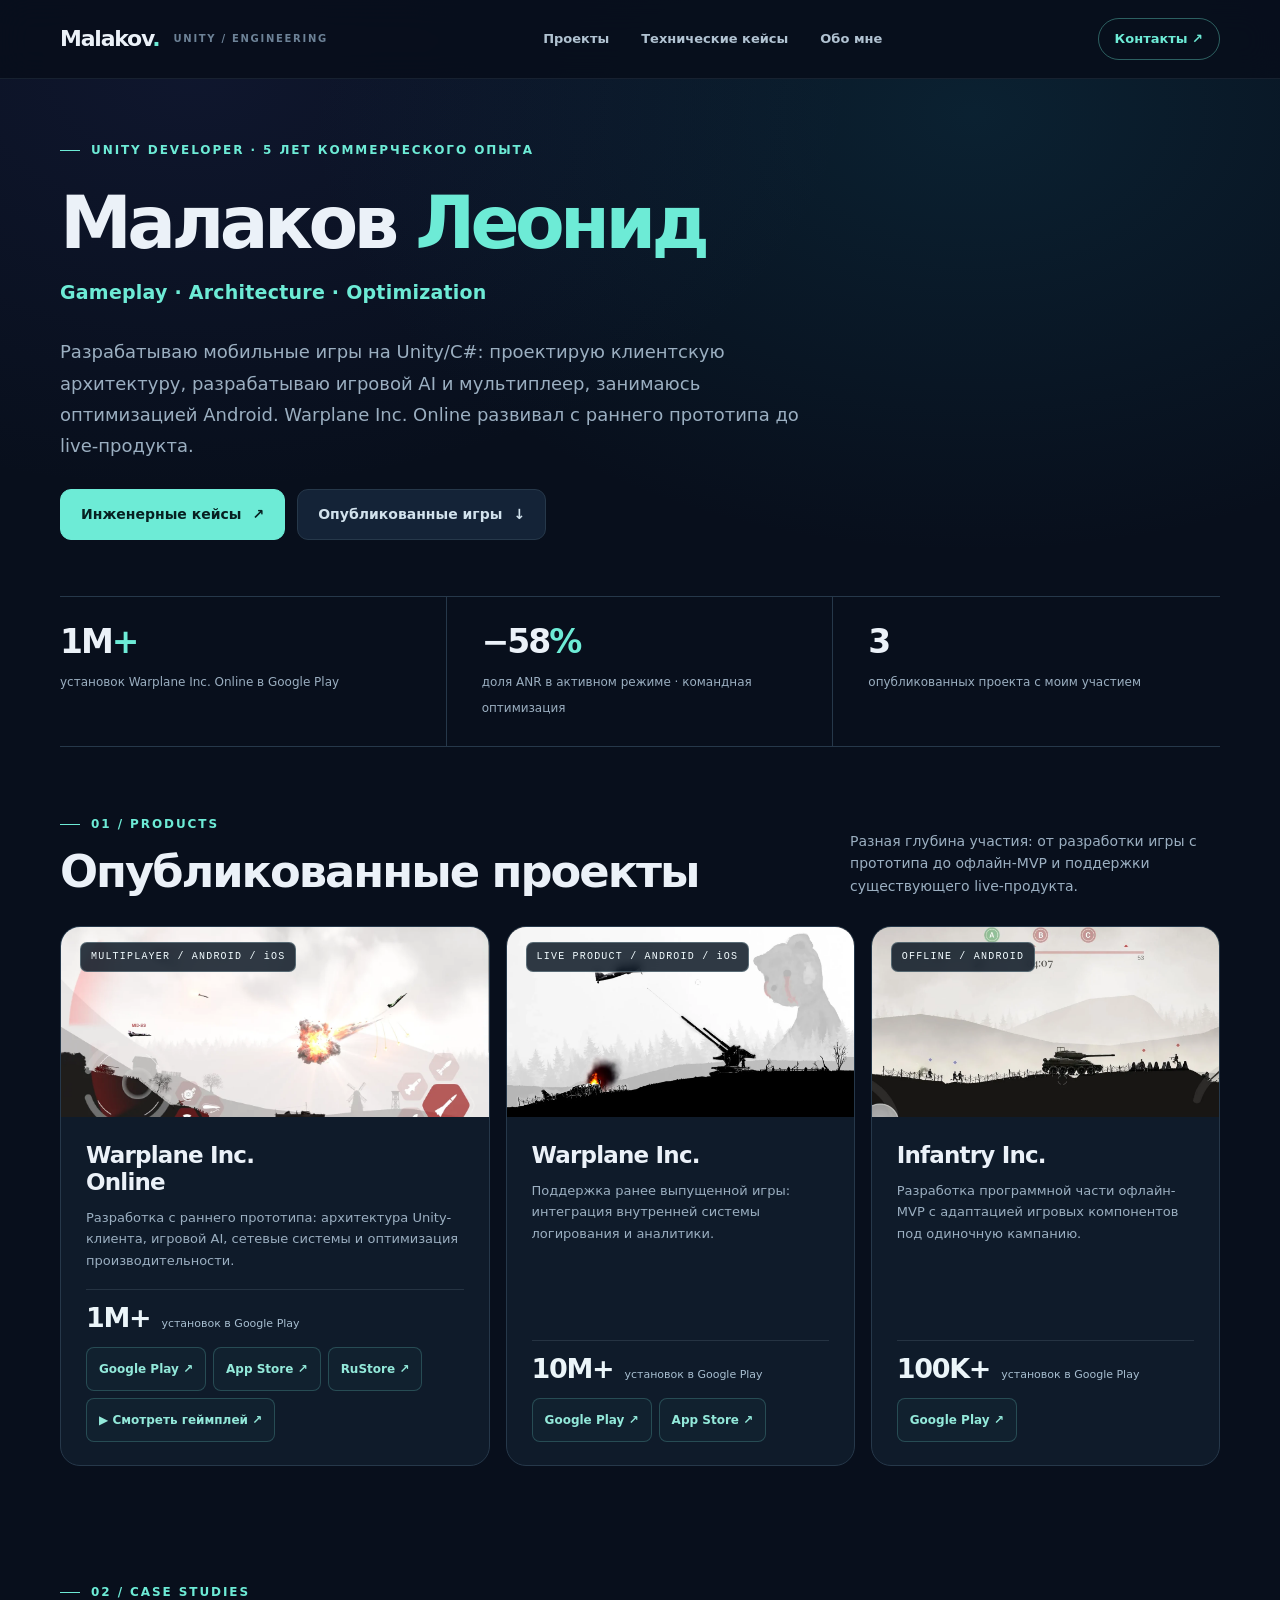
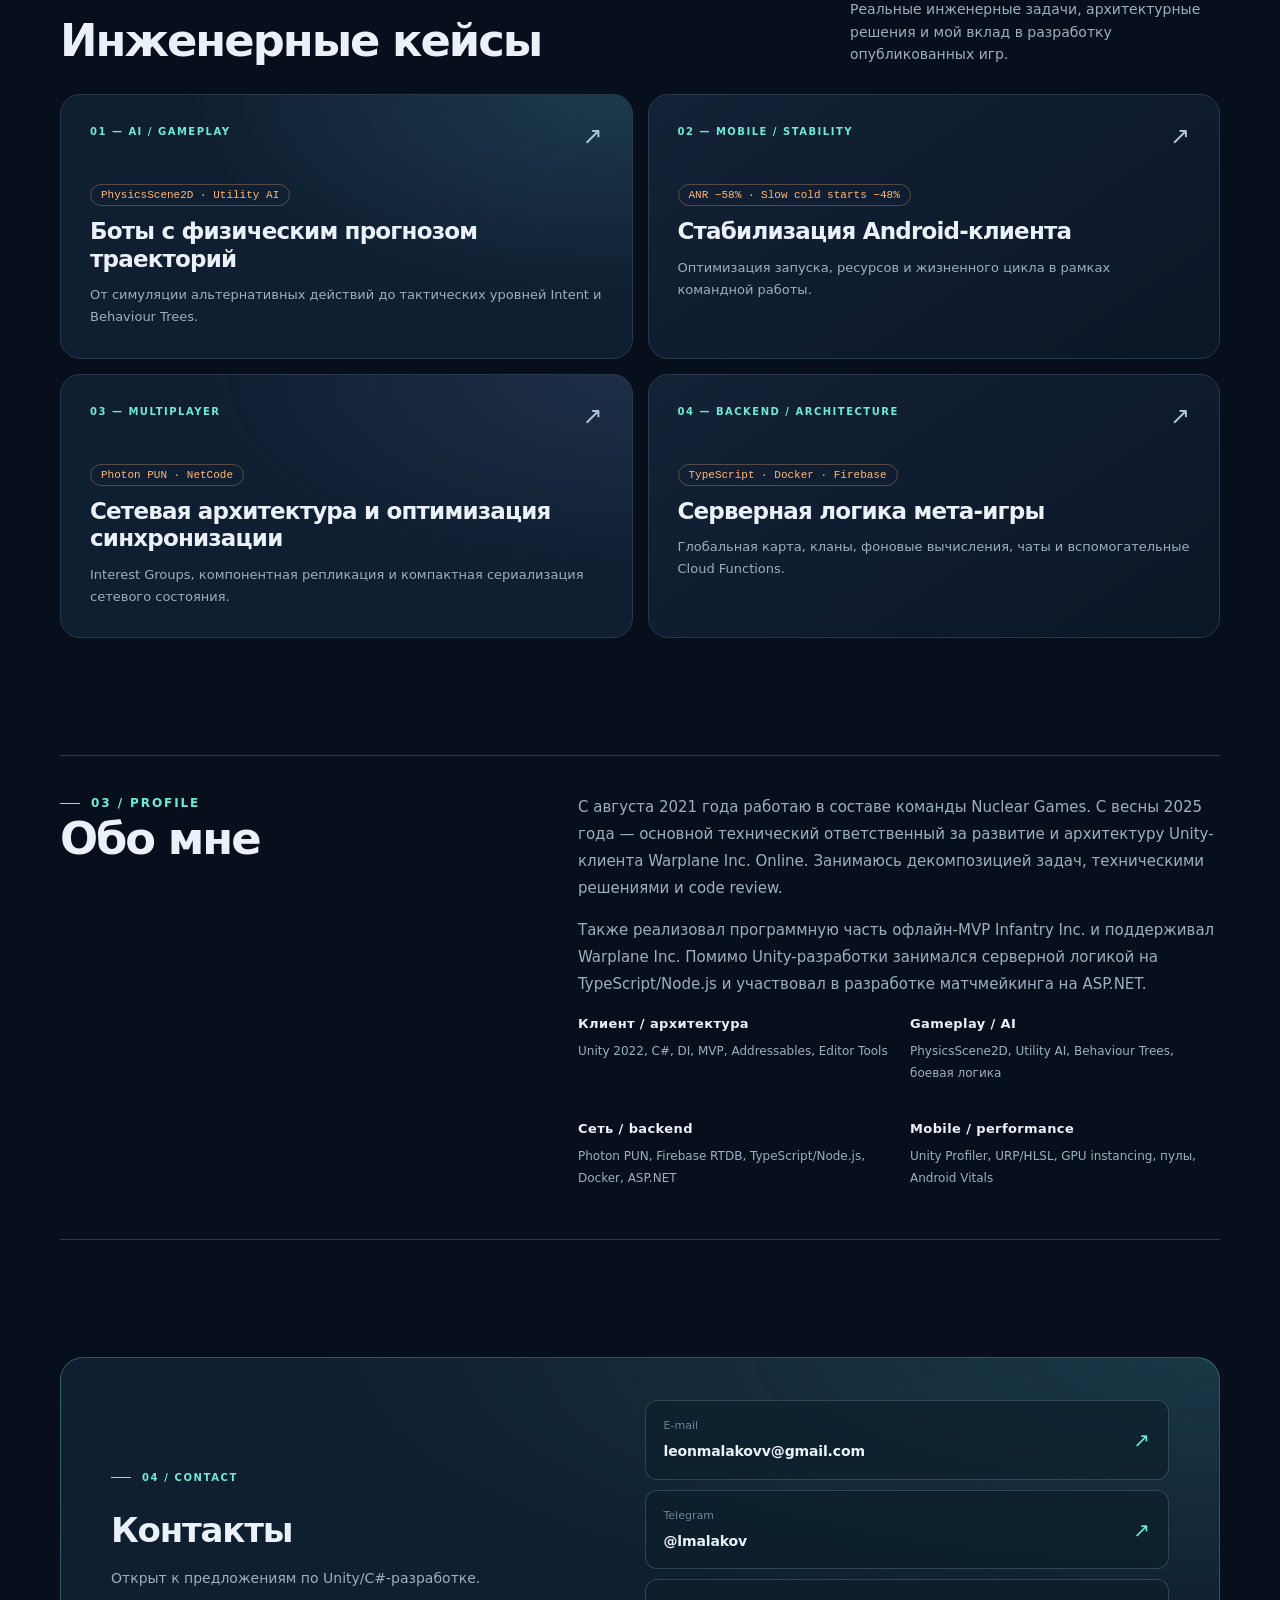
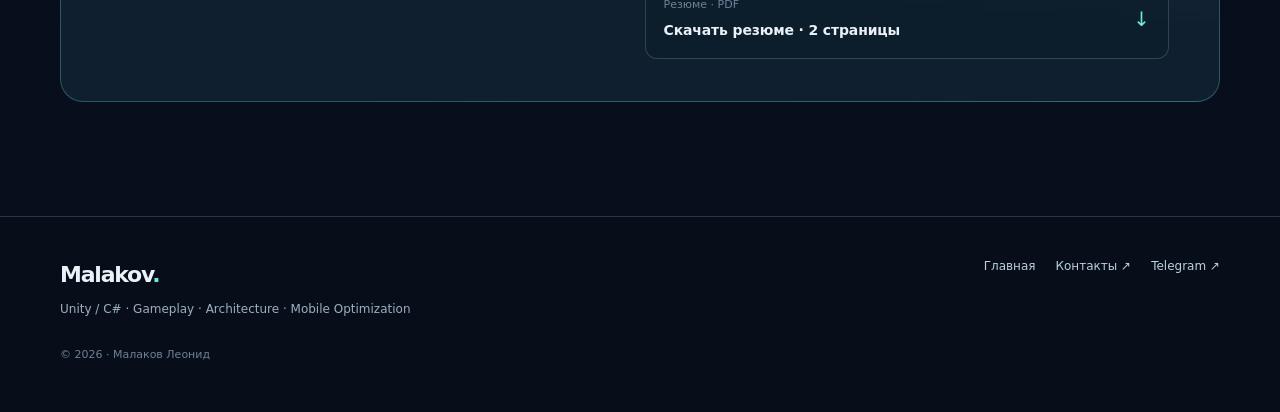
<file: index.html>
<!doctype html>
<html lang="ru">
<head><meta charset="utf-8"><meta name="viewport" content="width=device-width,initial-scale=1"><meta name="theme-color" content="#080f1c"><meta name="description" content="Техническое портфолио Unity/C# разработчика: опубликованные мобильные игры, AI, multiplayer, оптимизация Android и серверная разработка."><title>Малаков Леонид — Unity Developer | Portfolio</title><link rel="icon" href="favicon.svg" type="image/svg+xml"><link rel="stylesheet" href="style.css"></head>
<body><header class="site-header">
      <div class="shell nav-wrap">
        <a class="brand" href="index.html" aria-label="На главную">
          <span class="brand-mark">Malakov<span class="brand-dot">.</span></span>
          <span class="brand-description">UNITY / ENGINEERING</span>
        </a>
        <nav class="site-nav" aria-label="Основная навигация">
          <a href="index.html#projects">Проекты</a>
          <a href="index.html#cases">Технические кейсы</a>
          <a href="index.html#about">Обо мне</a>
        </nav>
        <a class="nav-contact" href="index.html#contact">Контакты <span aria-hidden="true">↗</span></a>
      </div>
    </header>
<main>
  <div class="shell">
    <section class="hero" aria-labelledby="hero-title">
      <div class="hero-content">
        <div class="eyebrow">Unity Developer · 5 лет коммерческого опыта</div>
        <h1 id="hero-title">Малаков <em>Леонид</em></h1>
        <p class="hero-specialization">Gameplay · Architecture · Optimization</p>
        <p class="hero-lead">Разрабатываю мобильные игры на Unity/C#: проектирую клиентскую архитектуру, разрабатываю игровой AI и мультиплеер, занимаюсь оптимизацией Android. Warplane Inc. Online развивал с раннего прототипа до live-продукта.</p>
        <div class="hero-actions"><a class="btn btn-primary" href="#cases">Инженерные кейсы <span aria-hidden="true">↗</span></a><a class="btn btn-secondary" href="#projects">Опубликованные игры <span aria-hidden="true">↓</span></a></div>
      </div>
    </section>
    <div class="statstrip" aria-label="Ключевые показатели"><div class="stat"><b>1M<span>+</span></b><small>установок Warplane Inc. Online в Google Play</small></div><div class="stat"><b>−58<span>%</span></b><small>доля ANR в активном режиме · командная оптимизация</small></div><div class="stat"><b>3</b><small>опубликованных проекта с моим участием</small></div></div>
    <section class="section" id="projects" aria-labelledby="projects-heading"><div class="section-head"><div><div class="eyebrow">01 / PRODUCTS</div><h2 id="projects-heading">Опубликованные проекты</h2></div><p class="section-note">Разная глубина участия: от разработки игры с прототипа до офлайн-MVP и поддержки существующего live-продукта.</p></div>
      <div class="project-list">
        <article class="project">
          <div class="project-art project-art--online">
            <img class="project-image" src="images/warplane-online.webp" alt="Геймплей Warplane Inc. Online" loading="lazy" onload="this.classList.add('is-loaded')">
            <span class="art-topline">MULTIPLAYER / ANDROID / iOS</span><span class="art-symbol" aria-hidden="true">W/O</span>
          </div>
          <div class="project-body"><h3>Warplane Inc.<br>Online</h3>
            <p>Разработка с раннего прототипа: архитектура Unity-клиента, игровой AI, сетевые системы и оптимизация производительности.</p>
            <div class="project-footer">
              <div class="project-installs"><strong>1M+</strong><span>установок в Google Play</span></div>
              <div class="project-stores" aria-label="Магазины и видео Warplane Inc. Online">
                <a href="https://play.google.com/store/apps/details?id=com.DL.war.planes.inc.online.bomber.fighter.aircraft.ww2" target="_blank" rel="noopener noreferrer">Google Play ↗</a>
                <a href="https://apps.apple.com/us/app/warplanes-inc-ww2-multiplayer/id1669210469" target="_blank" rel="noopener noreferrer">App Store ↗</a>
                <a href="https://www.rustore.ru/catalog/app/com.AK.war.planes.inc.online.bomber.fighter.aircraft.ww2" target="_blank" rel="noopener noreferrer">RuStore ↗</a>
                <a href="https://www.youtube.com/watch?v=2x9qG8MRJHs" target="_blank" rel="noopener noreferrer" title="Трейлер Warplane Inc. Online на YouTube">▶ Смотреть геймплей ↗</a>
              </div>
            </div>
          </div>
        </article>
        <article class="project">
          <div class="project-art project-art--classic">
            <img class="project-image" src="images/warplane-inc.webp" alt="Геймплей Warplane Inc." loading="lazy" onload="this.classList.add('is-loaded')">
            <span class="art-topline">LIVE PRODUCT / ANDROID / iOS</span><span class="art-symbol" aria-hidden="true">W/I</span>
          </div>
          <div class="project-body"><h3>Warplane Inc.</h3>
            <p>Поддержка ранее выпущенной игры: интеграция внутренней системы логирования и аналитики.</p>
            <div class="project-footer">
              <div class="project-installs"><strong>10M+</strong><span>установок в Google Play</span></div>
              <div class="project-stores" aria-label="Площадки Warplane Inc.">
                <a href="https://play.google.com/store/apps/details?id=com.DL.war.planes.inc.torpedo.bomber.fighter.aircraft.ww2" target="_blank" rel="noopener noreferrer">Google Play ↗</a>
                <a href="https://apps.apple.com/lv/app/warplane-inc-war-ww2-plane/id1553882885" target="_blank" rel="noopener noreferrer">App Store ↗</a>
              </div>
            </div>
          </div>
        </article>
        <article class="project">
          <div class="project-art project-art--infantry">
            <img class="project-image" src="images/infantry-inc.webp" alt="Геймплей Infantry Inc." loading="lazy" onload="this.classList.add('is-loaded')">
            <span class="art-topline">OFFLINE / ANDROID</span><span class="art-symbol" aria-hidden="true">INF</span>
          </div>
          <div class="project-body"><h3>Infantry Inc.</h3>
            <p>Разработка программной части офлайн-MVP с адаптацией игровых компонентов под одиночную кампанию.</p>
            <div class="project-footer">
              <div class="project-installs"><strong>100K+</strong><span>установок в Google Play</span></div>
              <div class="project-stores" aria-label="Площадки Infantry Inc.">
                <a href="https://play.google.com/store/apps/details?id=com.nucleargames.infantry.inc" target="_blank" rel="noopener noreferrer">Google Play ↗</a>
              </div>
            </div>
          </div>
        </article>
      </div>
    </section>
    <section class="section" id="cases" aria-labelledby="cases-heading"><div class="section-head"><div><div class="eyebrow">02 / CASE STUDIES</div><h2 id="cases-heading">Инженерные кейсы</h2></div><p class="section-note">Реальные инженерные задачи, архитектурные решения и мой вклад в разработку опубликованных игр.</p></div><div class="case-grid">
      <a class="case-card" href="cases/ai.html"><div class="case-top"><span class="case-type">01 — AI / GAMEPLAY</span><span class="case-arrow">↗</span></div><span class="case-label">PhysicsScene2D · Utility AI</span><h3>Боты с физическим прогнозом траекторий</h3><p>От симуляции альтернативных действий до тактических уровней Intent и Behaviour Trees.</p></a>
      <a class="case-card" href="cases/android.html"><div class="case-top"><span class="case-type">02 — MOBILE / STABILITY</span><span class="case-arrow">↗</span></div><span class="case-label">ANR −58% · Slow cold starts −48%</span><h3>Стабилизация Android-клиента</h3><p>Оптимизация запуска, ресурсов и жизненного цикла в рамках командной работы.</p></a>
      <a class="case-card" href="cases/networking.html"><div class="case-top"><span class="case-type">03 — MULTIPLAYER</span><span class="case-arrow">↗</span></div><span class="case-label">Photon PUN · NetCode</span><h3>Сетевая архитектура и оптимизация синхронизации</h3><p>Interest Groups, компонентная репликация и компактная сериализация сетевого состояния.</p></a>
      <a class="case-card" href="cases/backend.html"><div class="case-top"><span class="case-type">04 — BACKEND / ARCHITECTURE</span><span class="case-arrow">↗</span></div><span class="case-label">TypeScript · Docker · Firebase</span><h3>Серверная логика мета-игры</h3><p>Глобальная карта, кланы, фоновые вычисления, чаты и вспомогательные Cloud Functions.</p></a>
    </div></section>
    <section class="section" id="about" aria-labelledby="about-heading"><div class="about-grid"><div><div class="eyebrow">03 / PROFILE</div><h2 id="about-heading">Обо мне</h2></div><div class="about-copy"><p>С августа 2021 года работаю в составе команды Nuclear Games. С весны 2025 года — основной технический ответственный за развитие и архитектуру Unity-клиента Warplane Inc. Online. Занимаюсь декомпозицией задач, техническими решениями и code review.</p><p>Также реализовал программную часть офлайн-MVP Infantry Inc. и поддерживал Warplane Inc. Помимо Unity-разработки занимался серверной логикой на TypeScript/Node.js и участвовал в разработке матчмейкинга на ASP.NET.</p>
      <div class="skill-grid"><div class="skill"><h3>Клиент / архитектура</h3><p>Unity 2022, C#, DI, MVP, Addressables, Editor Tools</p></div><div class="skill"><h3>Gameplay / AI</h3><p>PhysicsScene2D, Utility AI, Behaviour Trees, боевая логика</p></div><div class="skill"><h3>Сеть / backend</h3><p>Photon PUN, Firebase RTDB, TypeScript/Node.js, Docker, ASP.NET</p></div><div class="skill"><h3>Mobile / performance</h3><p>Unity Profiler, URP/HLSL, GPU instancing, пулы, Android Vitals</p></div></div>
    </div></div></section>
    <section class="contact-strip" id="contact" aria-labelledby="contact-heading">
      <div class="contact-intro"><div class="eyebrow">04 / CONTACT</div><h2 id="contact-heading">Контакты</h2><p>Открыт к предложениям по Unity/C#-разработке.</p></div>
      <div class="contact-methods">
        <a class="contact-method" href="mailto:leonmalakovv@gmail.com"><span class="contact-method__label">E-mail</span><strong>leonmalakovv@gmail.com</strong><span class="contact-method__arrow" aria-hidden="true">↗</span></a>
        <a class="contact-method" href="https://t.me/lmalakov" target="_blank" rel="noopener noreferrer"><span class="contact-method__label">Telegram</span><strong>@lmalakov</strong><span class="contact-method__arrow" aria-hidden="true">↗</span></a>
        <a class="contact-method" href="files/Malakov_Leonid_Senior_Unity_Developer.pdf" download="Malakov_Leonid_Senior_Unity_Developer.pdf" type="application/pdf" aria-label="Скачать резюме в PDF, две страницы"><span class="contact-method__label">Резюме · PDF</span><strong>Скачать резюме · 2 страницы</strong><span class="contact-method__arrow" aria-hidden="true">↓</span></a>
      </div>
    </section>
  </div>
</main><footer class="site-footer">
      <div class="shell footer-grid">
        <div><span class="brand-mark">Malakov<span class="brand-dot">.</span></span><p>Unity / C# · Gameplay · Architecture · Mobile Optimization</p></div>
        <div class="footer-links"><a href="index.html">Главная</a><a href="index.html#contact">Контакты ↗</a><a href="https://t.me/lmalakov" target="_blank" rel="noopener noreferrer">Telegram ↗</a></div>
        <small>© 2026 · Малаков Леонид</small>
      </div>
    </footer>
</body></html>
</file>
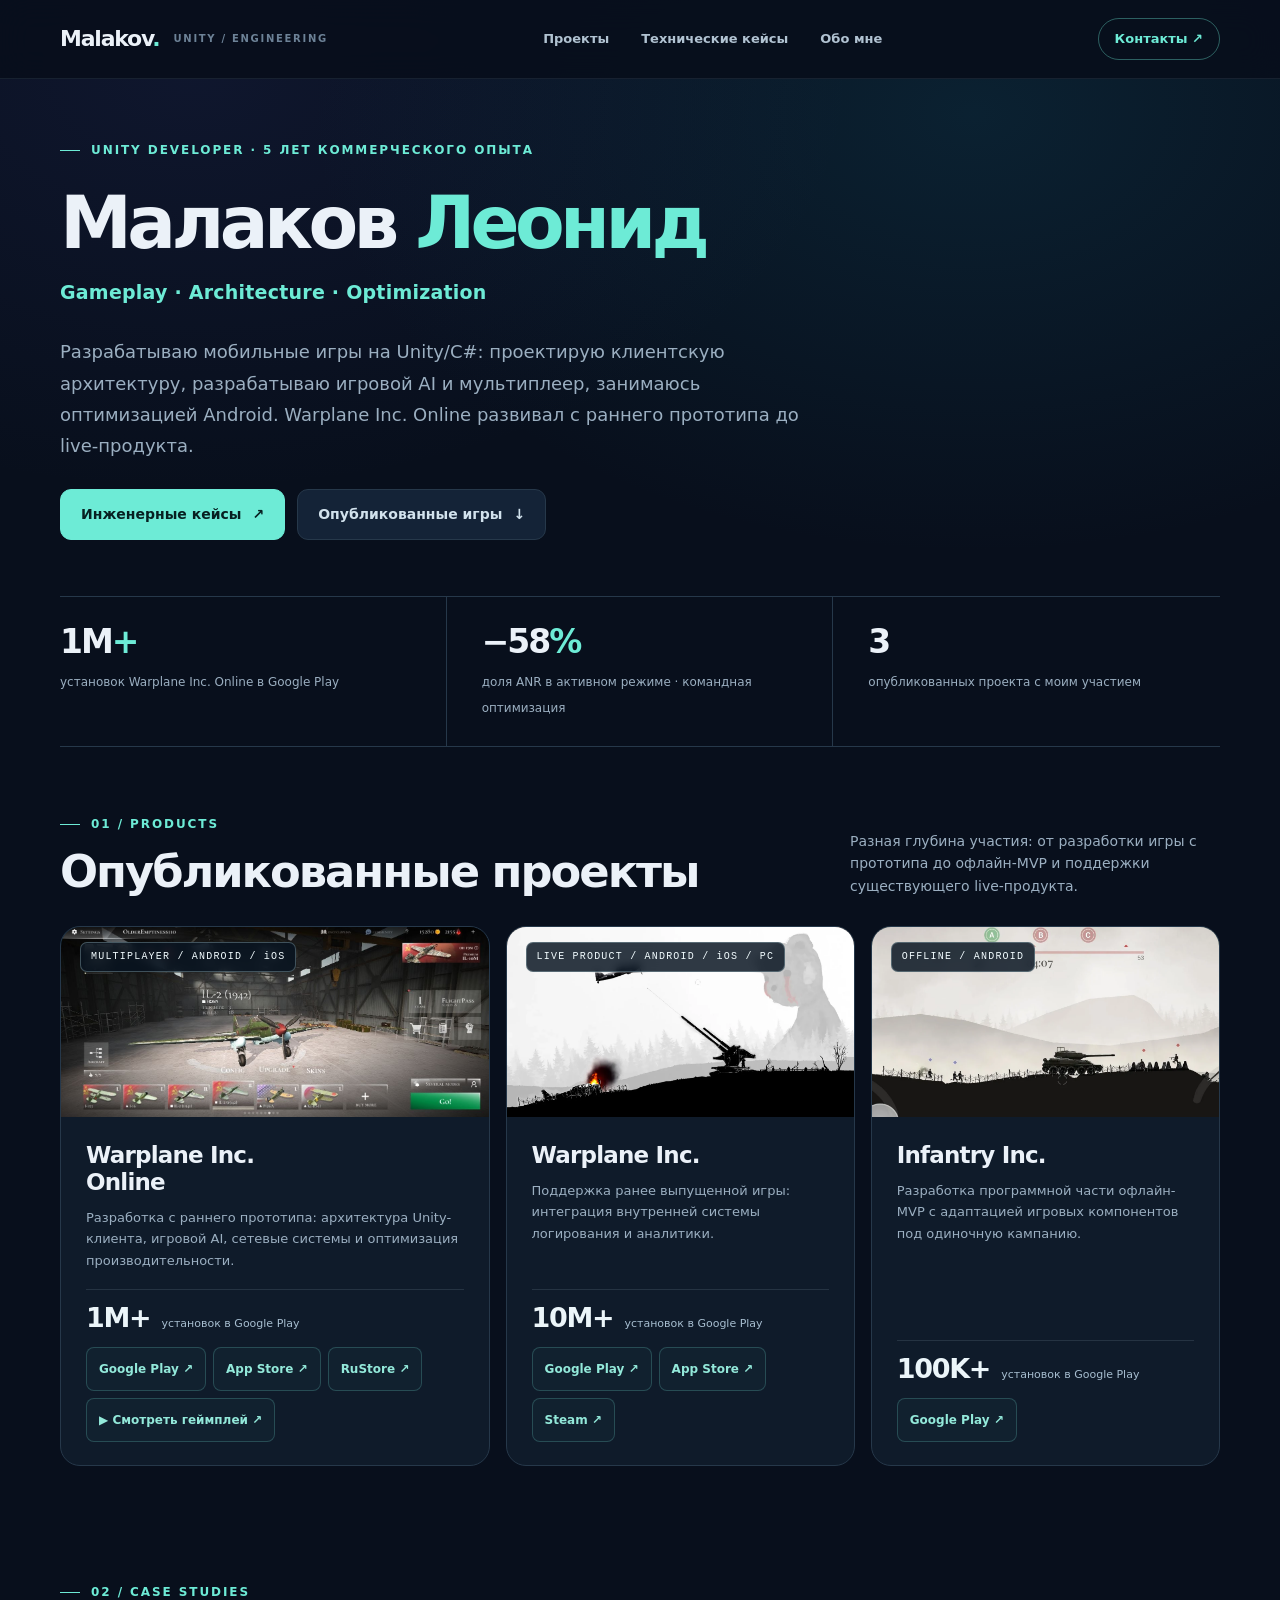
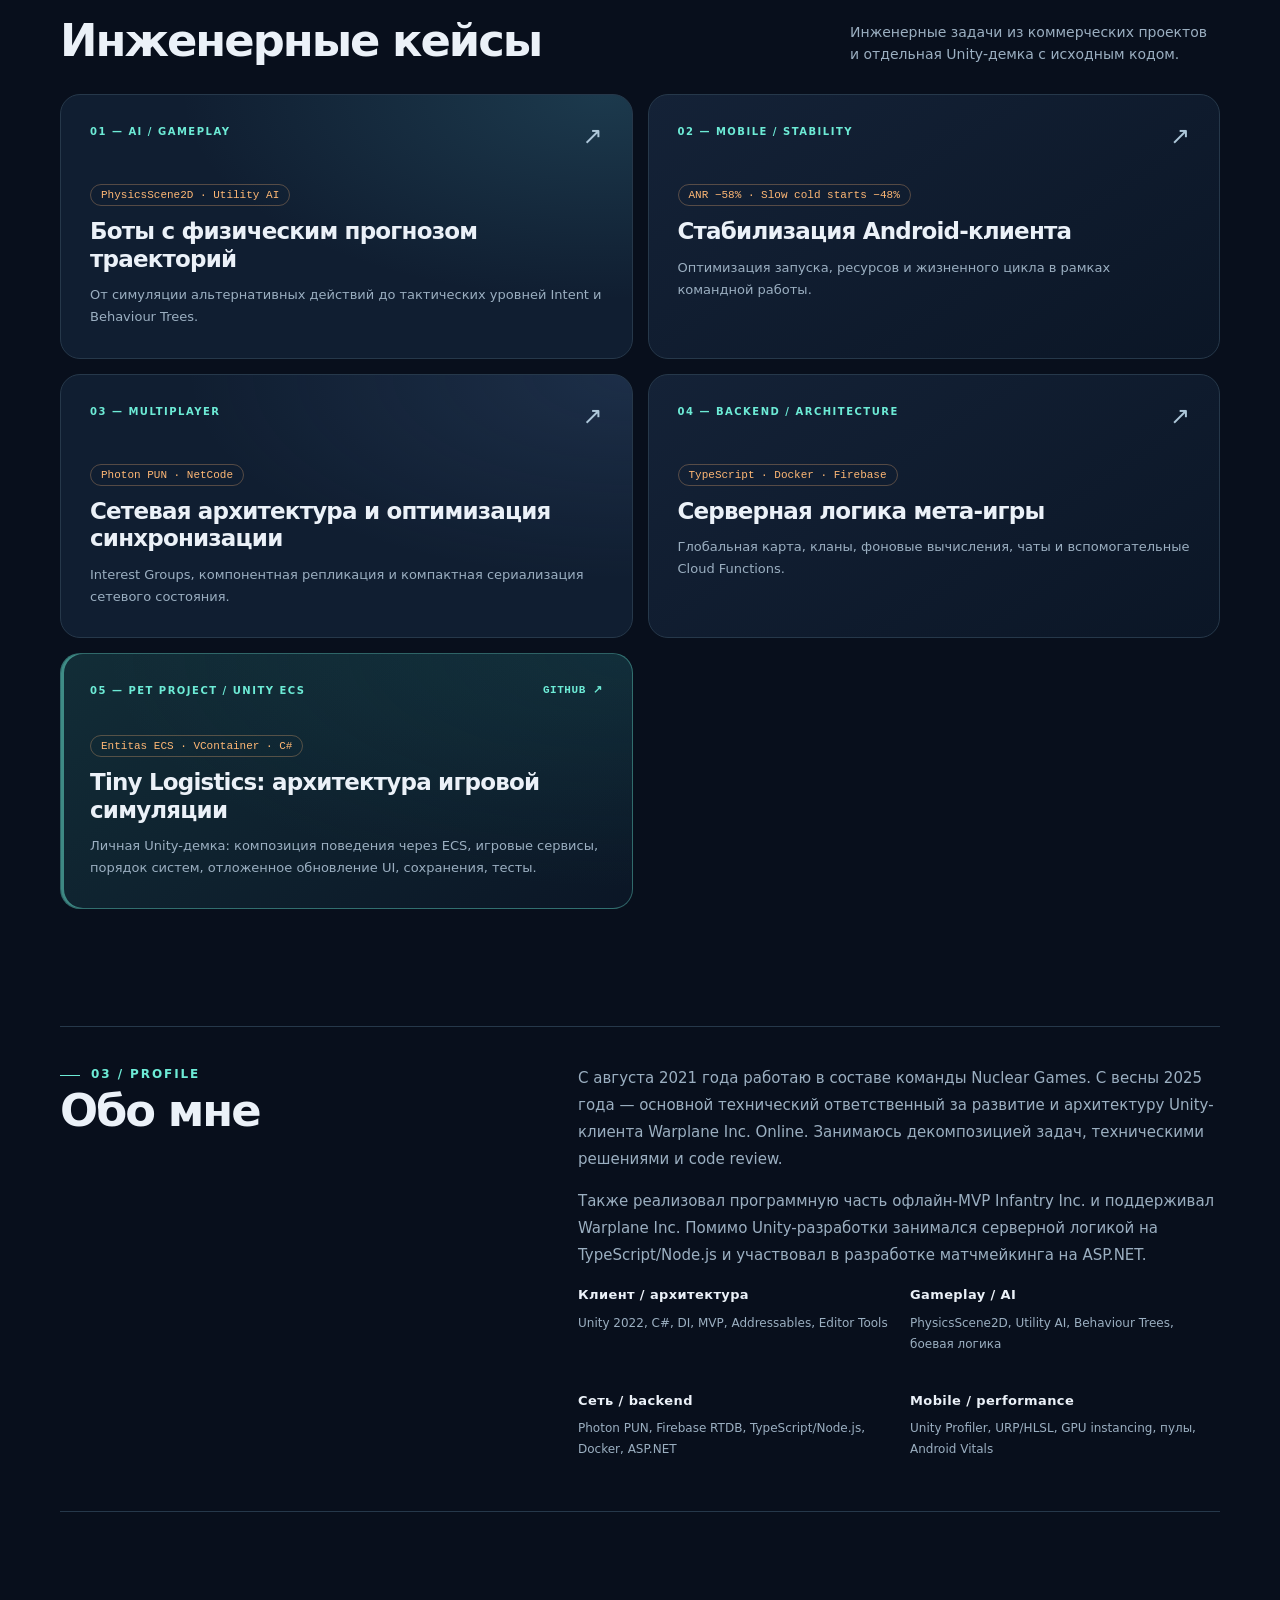
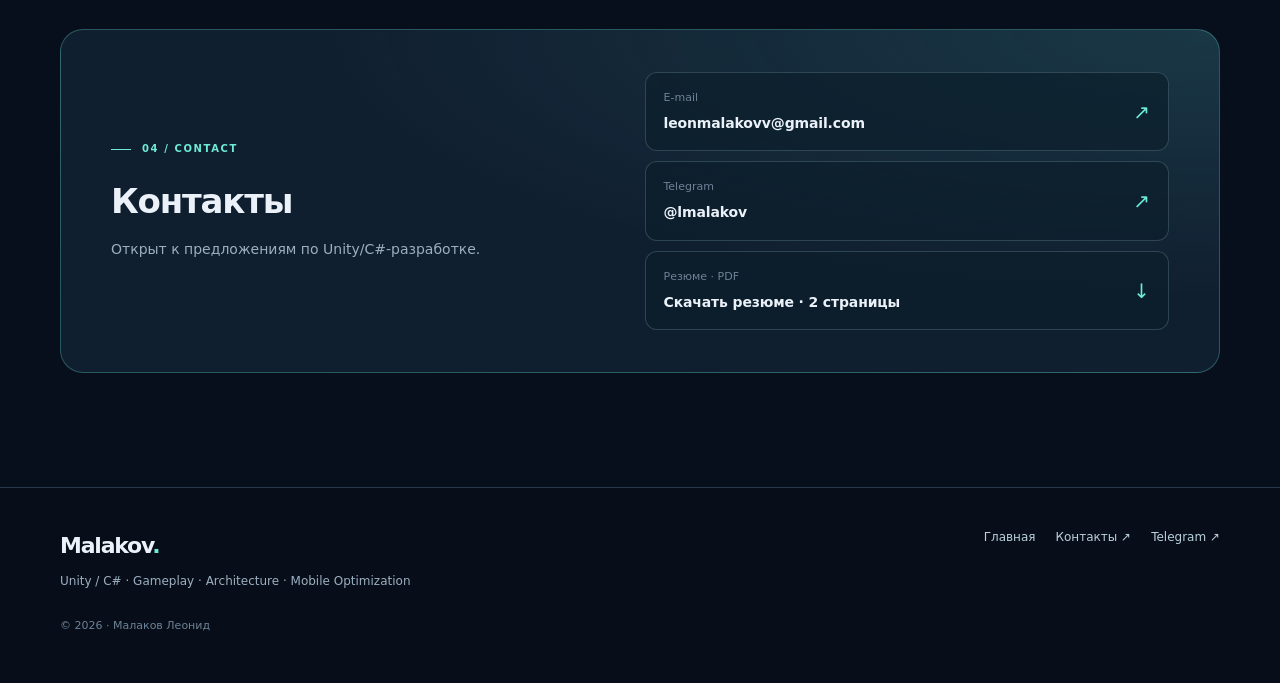
<file: Portfolio/index.html>
<!doctype html>
<html lang="ru">
<head><meta charset="utf-8"><meta name="viewport" content="width=device-width,initial-scale=1"><meta name="theme-color" content="#080f1c"><meta name="description" content="Техническое портфолио Unity/C# разработчика: опубликованные мобильные игры, AI, multiplayer, оптимизация Android и серверная разработка."><title>Малаков Леонид — Unity Developer | Portfolio</title><link rel="icon" href="favicon.svg" type="image/svg+xml"><link rel="stylesheet" href="style.css">
<style>
/* A subtle visual distinction for the personal open-source demo. */
.case-card--pet {
  border-color: rgba(109, 235, 214, .35);
  background: radial-gradient(ellipse at 100% 0, rgba(33, 107, 112, .2), transparent 65%), linear-gradient(146deg, #122d37, #0b1626);
  box-shadow: inset 3px 0 0 rgba(109, 235, 214, .5);
}
.case-card--pet:hover { border-color: var(--aqua); }
.case-card--pet .case-arrow {
  color: var(--aqua);
  font: 750 11px/1.4 ui-monospace, Consolas, monospace;
  letter-spacing: .05em;
  white-space: nowrap;
}
</style>
</head>
<body><header class="site-header">
      <div class="shell nav-wrap">
        <a class="brand" href="index.html" aria-label="На главную">
          <span class="brand-mark">Malakov<span class="brand-dot">.</span></span>
          <span class="brand-description">UNITY / ENGINEERING</span>
        </a>
        <nav class="site-nav" aria-label="Основная навигация">
          <a href="index.html#projects">Проекты</a>
          <a href="index.html#cases">Технические кейсы</a>
          <a href="index.html#about">Обо мне</a>
        </nav>
        <a class="nav-contact" href="index.html#contact">Контакты <span aria-hidden="true">↗</span></a>
      </div>
    </header>
<main>
  <div class="shell">
    <section class="hero" aria-labelledby="hero-title">
      <div class="hero-content">
        <div class="eyebrow">Unity Developer · 5 лет коммерческого опыта</div>
        <h1 id="hero-title">Малаков <em>Леонид</em></h1>
        <p class="hero-specialization">Gameplay · Architecture · Optimization</p>
        <p class="hero-lead">Разрабатываю мобильные игры на Unity/C#: проектирую клиентскую архитектуру, разрабатываю игровой AI и мультиплеер, занимаюсь оптимизацией Android. Warplane Inc. Online развивал с раннего прототипа до live-продукта.</p>
        <div class="hero-actions"><a class="btn btn-primary" href="#cases">Инженерные кейсы <span aria-hidden="true">↗</span></a><a class="btn btn-secondary" href="#projects">Опубликованные игры <span aria-hidden="true">↓</span></a></div>
      </div>
    </section>
    <div class="statstrip" aria-label="Ключевые показатели"><div class="stat"><b>1M<span>+</span></b><small>установок Warplane Inc. Online в Google Play</small></div><div class="stat"><b>−58<span>%</span></b><small>доля ANR в активном режиме · командная оптимизация</small></div><div class="stat"><b>3</b><small>опубликованных проекта с моим участием</small></div></div>
    <section class="section" id="projects" aria-labelledby="projects-heading"><div class="section-head"><div><div class="eyebrow">01 / PRODUCTS</div><h2 id="projects-heading">Опубликованные проекты</h2></div><p class="section-note">Разная глубина участия: от разработки игры с прототипа до офлайн-MVP и поддержки существующего live-продукта.</p></div>
      <div class="project-list">
        <article class="project">
          <div class="project-art project-art--online">
            <img class="project-image" src="images/warplane-online.webp" alt="Геймплей Warplane Inc. Online" loading="lazy" onload="this.classList.add('is-loaded')">
            <span class="art-topline">MULTIPLAYER / ANDROID / iOS</span><span class="art-symbol" aria-hidden="true">W/O</span>
          </div>
          <div class="project-body"><h3>Warplane Inc.<br>Online</h3>
            <p>Разработка с раннего прототипа: архитектура Unity-клиента, игровой AI, сетевые системы и оптимизация производительности.</p>
            <div class="project-footer">
              <div class="project-installs"><strong>1M+</strong><span>установок в Google Play</span></div>
              <div class="project-stores" aria-label="Магазины и видео Warplane Inc. Online">
                <a href="https://play.google.com/store/apps/details?id=com.DL.war.planes.inc.online.bomber.fighter.aircraft.ww2" target="_blank" rel="noopener noreferrer">Google Play ↗</a>
                <a href="https://apps.apple.com/us/app/warplanes-inc-ww2-multiplayer/id1669210469" target="_blank" rel="noopener noreferrer">App Store ↗</a>
                <a href="https://www.rustore.ru/catalog/app/com.AK.war.planes.inc.online.bomber.fighter.aircraft.ww2" target="_blank" rel="noopener noreferrer">RuStore ↗</a>
                <a href="https://youtu.be/1twS1X7oza8" target="_blank" rel="noopener noreferrer" title="Трейлер Warplane Inc. Online на YouTube">▶ Смотреть геймплей ↗</a>
              </div>
            </div>
          </div>
        </article>
        <article class="project">
          <div class="project-art project-art--classic">
            <img class="project-image" src="images/warplane-inc.webp" alt="Геймплей Warplane Inc." loading="lazy" onload="this.classList.add('is-loaded')">
            <span class="art-topline">LIVE PRODUCT / ANDROID / iOS / PC</span><span class="art-symbol" aria-hidden="true">W/I</span>
          </div>
          <div class="project-body"><h3>Warplane Inc.</h3>
            <p>Поддержка ранее выпущенной игры: интеграция внутренней системы логирования и аналитики.</p>
            <div class="project-footer">
              <div class="project-installs"><strong>10M+</strong><span>установок в Google Play</span></div>
              <div class="project-stores" aria-label="Площадки Warplane Inc.">
                <a href="https://play.google.com/store/apps/details?id=com.DL.war.planes.inc.torpedo.bomber.fighter.aircraft.ww2" target="_blank" rel="noopener noreferrer">Google Play ↗</a>
                <a href="https://apps.apple.com/lv/app/warplane-inc-war-ww2-plane/id1553882885" target="_blank" rel="noopener noreferrer">App Store ↗</a>
                <a href="https://store.steampowered.com/app/1578250/Warplane_inc/" target="_blank" rel="noopener noreferrer">Steam ↗</a>
              </div>
            </div>
          </div>
        </article>
        <article class="project">
          <div class="project-art project-art--infantry">
            <img class="project-image" src="images/infantry-inc.webp" alt="Геймплей Infantry Inc." loading="lazy" onload="this.classList.add('is-loaded')">
            <span class="art-topline">OFFLINE / ANDROID</span><span class="art-symbol" aria-hidden="true">INF</span>
          </div>
          <div class="project-body"><h3>Infantry Inc.</h3>
            <p>Разработка программной части офлайн-MVP с адаптацией игровых компонентов под одиночную кампанию.</p>
            <div class="project-footer">
              <div class="project-installs"><strong>100K+</strong><span>установок в Google Play</span></div>
              <div class="project-stores" aria-label="Площадки Infantry Inc.">
                <a href="https://play.google.com/store/apps/details?id=com.nucleargames.infantry.inc" target="_blank" rel="noopener noreferrer">Google Play ↗</a>
              </div>
            </div>
          </div>
        </article>
      </div>
    </section>
    <section class="section" id="cases" aria-labelledby="cases-heading"><div class="section-head"><div><div class="eyebrow">02 / CASE STUDIES</div><h2 id="cases-heading">Инженерные кейсы</h2></div><p class="section-note">Инженерные задачи из коммерческих проектов и отдельная Unity-демка с исходным кодом.</p></div><div class="case-grid">
      <a class="case-card" href="cases/ai.html"><div class="case-top"><span class="case-type">01 — AI / GAMEPLAY</span><span class="case-arrow">↗</span></div><span class="case-label">PhysicsScene2D · Utility AI</span><h3>Боты с физическим прогнозом траекторий</h3><p>От симуляции альтернативных действий до тактических уровней Intent и Behaviour Trees.</p></a>
      <a class="case-card" href="cases/android.html"><div class="case-top"><span class="case-type">02 — MOBILE / STABILITY</span><span class="case-arrow">↗</span></div><span class="case-label">ANR −58% · Slow cold starts −48%</span><h3>Стабилизация Android-клиента</h3><p>Оптимизация запуска, ресурсов и жизненного цикла в рамках командной работы.</p></a>
      <a class="case-card" href="cases/networking.html"><div class="case-top"><span class="case-type">03 — MULTIPLAYER</span><span class="case-arrow">↗</span></div><span class="case-label">Photon PUN · NetCode</span><h3>Сетевая архитектура и оптимизация синхронизации</h3><p>Interest Groups, компонентная репликация и компактная сериализация сетевого состояния.</p></a>
      <a class="case-card" href="cases/backend.html"><div class="case-top"><span class="case-type">04 — BACKEND / ARCHITECTURE</span><span class="case-arrow">↗</span></div><span class="case-label">TypeScript · Docker · Firebase</span><h3>Серверная логика мета-игры</h3><p>Глобальная карта, кланы, фоновые вычисления, чаты и вспомогательные Cloud Functions.</p></a>
      <a class="case-card case-card--pet" href="https://github.com/LeonMalakov/Tiny-Logistics" target="_blank" rel="noopener noreferrer" aria-label="Tiny Logistics — исходный код на GitHub (откроется в новой вкладке)"><div class="case-top"><span class="case-type">05 — PET PROJECT / UNITY ECS</span><span class="case-arrow" aria-hidden="true">GITHUB ↗</span></div><span class="case-label">Entitas ECS · VContainer · C#</span><h3>Tiny Logistics: архитектура игровой симуляции</h3><p>Личная Unity-демка: композиция поведения через ECS, игровые сервисы, порядок систем, отложенное обновление UI, сохранения, тесты.</p></a>
    </div></section>
    <section class="section" id="about" aria-labelledby="about-heading"><div class="about-grid"><div><div class="eyebrow">03 / PROFILE</div><h2 id="about-heading">Обо мне</h2></div><div class="about-copy"><p>С августа 2021 года работаю в составе команды Nuclear Games. С весны 2025 года — основной технический ответственный за развитие и архитектуру Unity-клиента Warplane Inc. Online. Занимаюсь декомпозицией задач, техническими решениями и code review.</p><p>Также реализовал программную часть офлайн-MVP Infantry Inc. и поддерживал Warplane Inc. Помимо Unity-разработки занимался серверной логикой на TypeScript/Node.js и участвовал в разработке матчмейкинга на ASP.NET.</p>
      <div class="skill-grid"><div class="skill"><h3>Клиент / архитектура</h3><p>Unity 2022, C#, DI, MVP, Addressables, Editor Tools</p></div><div class="skill"><h3>Gameplay / AI</h3><p>PhysicsScene2D, Utility AI, Behaviour Trees, боевая логика</p></div><div class="skill"><h3>Сеть / backend</h3><p>Photon PUN, Firebase RTDB, TypeScript/Node.js, Docker, ASP.NET</p></div><div class="skill"><h3>Mobile / performance</h3><p>Unity Profiler, URP/HLSL, GPU instancing, пулы, Android Vitals</p></div></div>
    </div></div></section>
    <section class="contact-strip" id="contact" aria-labelledby="contact-heading">
      <div class="contact-intro"><div class="eyebrow">04 / CONTACT</div><h2 id="contact-heading">Контакты</h2><p>Открыт к предложениям по Unity/C#-разработке.</p></div>
      <div class="contact-methods">
        <a class="contact-method" href="mailto:leonmalakovv@gmail.com"><span class="contact-method__label">E-mail</span><strong>leonmalakovv@gmail.com</strong><span class="contact-method__arrow" aria-hidden="true">↗</span></a>
        <a class="contact-method" href="https://t.me/lmalakov" target="_blank" rel="noopener noreferrer"><span class="contact-method__label">Telegram</span><strong>@lmalakov</strong><span class="contact-method__arrow" aria-hidden="true">↗</span></a>
        <a class="contact-method" href="files/Malakov_Leonid_Senior_Unity_Developer.pdf" download="Malakov_Leonid_Senior_Unity_Developer.pdf" type="application/pdf" aria-label="Скачать резюме в PDF, две страницы"><span class="contact-method__label">Резюме · PDF</span><strong>Скачать резюме · 2 страницы</strong><span class="contact-method__arrow" aria-hidden="true">↓</span></a>
      </div>
    </section>
  </div>
</main><footer class="site-footer">
      <div class="shell footer-grid">
        <div><span class="brand-mark">Malakov<span class="brand-dot">.</span></span><p>Unity / C# · Gameplay · Architecture · Mobile Optimization</p></div>
        <div class="footer-links"><a href="index.html">Главная</a><a href="index.html#contact">Контакты ↗</a><a href="https://t.me/lmalakov" target="_blank" rel="noopener noreferrer">Telegram ↗</a></div>
        <small>© 2026 · Малаков Леонид</small>
      </div>
    </footer>
</body></html>
</file>
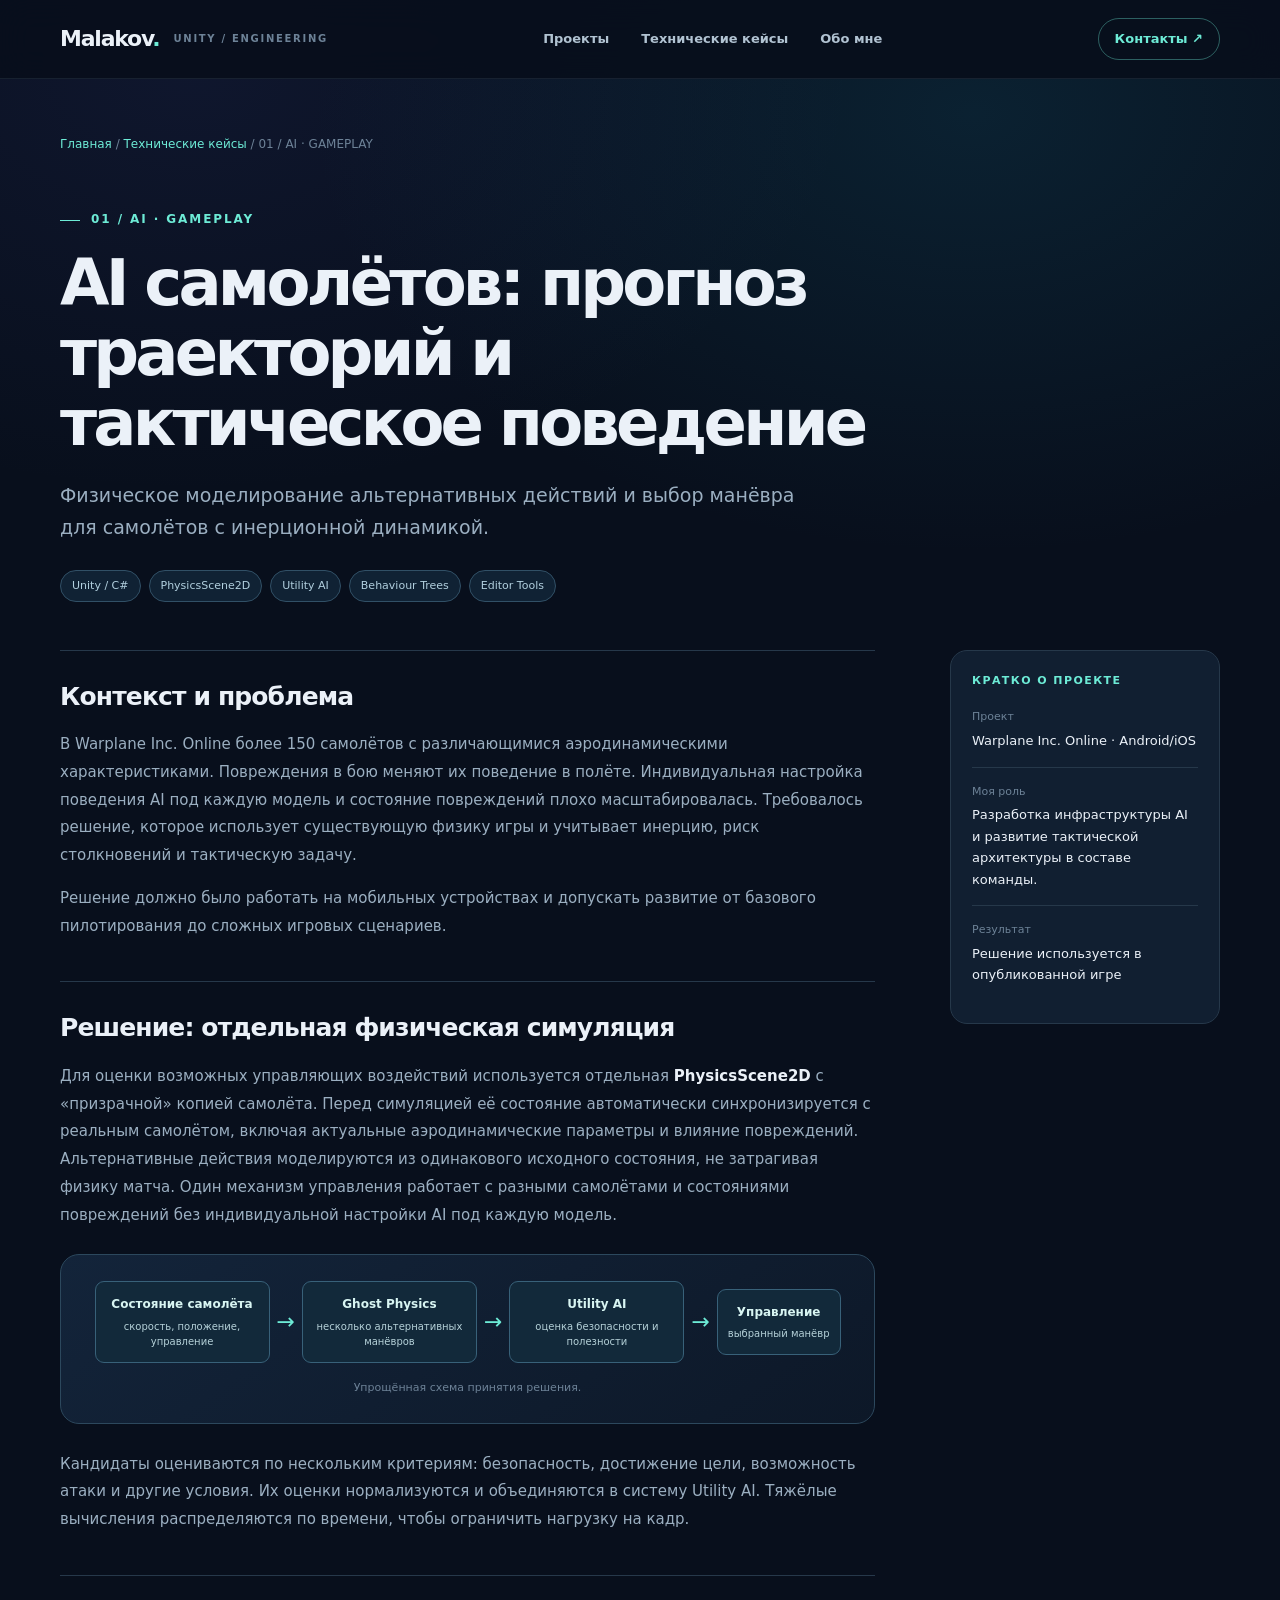
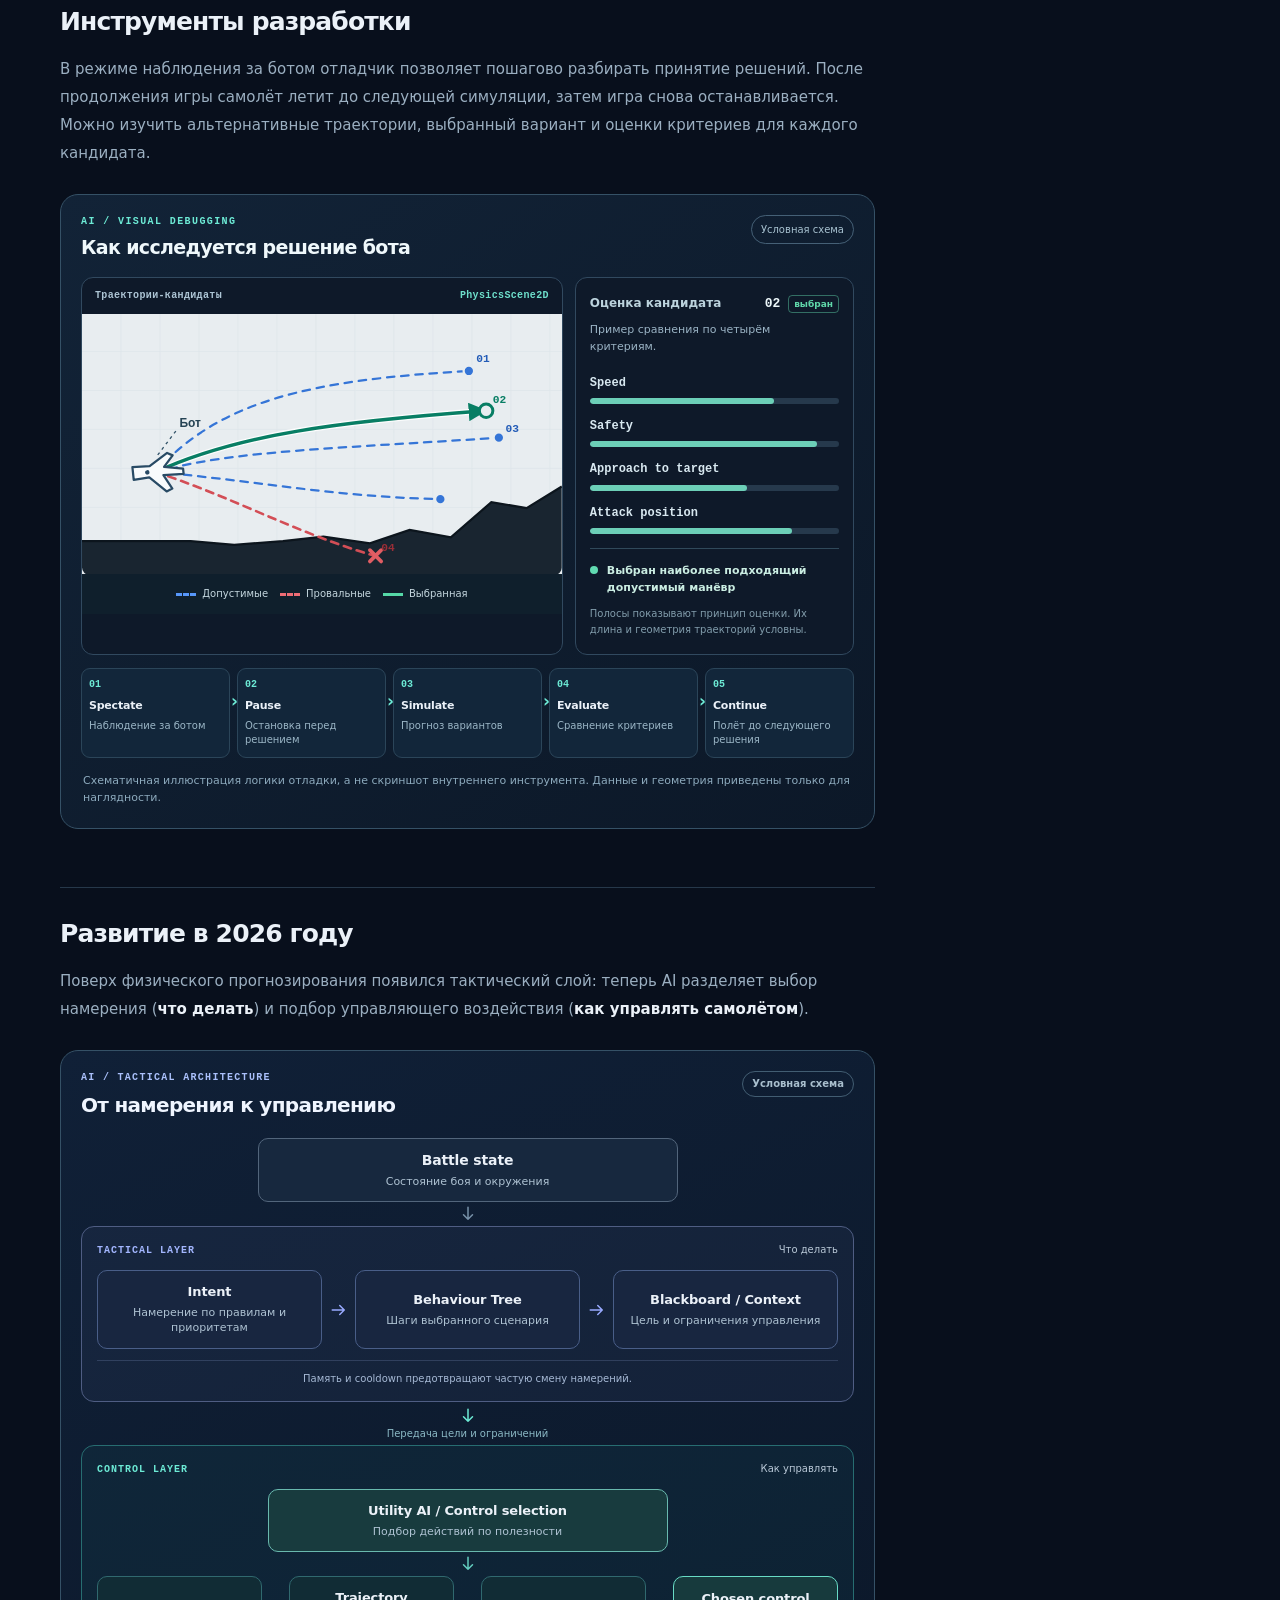
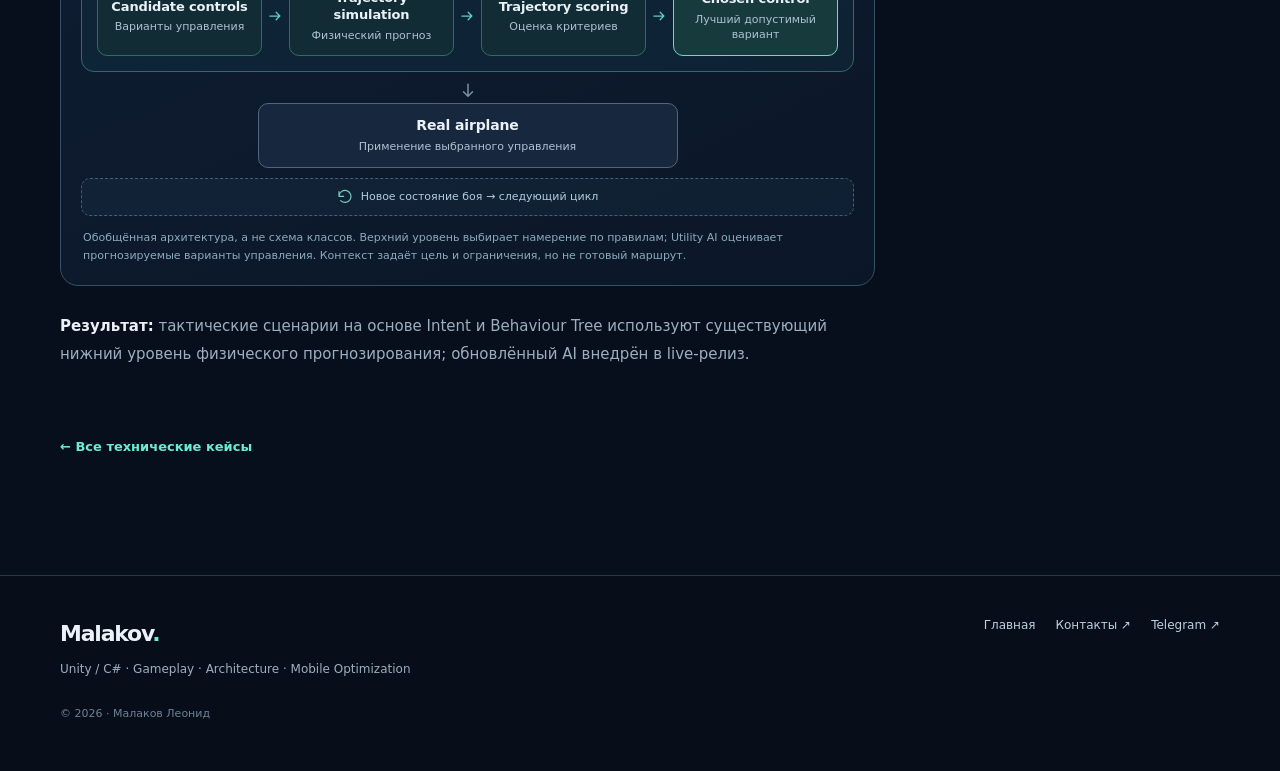
<file: cases/ai.html>
<!doctype html><html lang="ru"><head><meta charset="utf-8"><meta name="viewport" content="width=device-width,initial-scale=1"><meta name="theme-color" content="#080f1c"><meta name="description" content="Физическое моделирование альтернативных действий и выбор манёвра для самолётов с инерционной динамикой."><title>AI самолётов: прогноз траекторий и тактическое поведение — Малаков Леонид</title><link rel="icon" href="../favicon.svg" type="image/svg+xml"><link rel="stylesheet" href="../style.css"></head><body><header class="site-header">
      <div class="shell nav-wrap">
        <a class="brand" href="../index.html" aria-label="На главную">
          <span class="brand-mark">Malakov<span class="brand-dot">.</span></span>
          <span class="brand-description">UNITY / ENGINEERING</span>
        </a>
        <nav class="site-nav" aria-label="Основная навигация">
          <a href="../index.html#projects">Проекты</a>
          <a href="../index.html#cases">Технические кейсы</a>
          <a href="../index.html#about">Обо мне</a>
        </nav>
        <a class="nav-contact" href="../index.html#contact">Контакты <span aria-hidden="true">↗</span></a>
      </div>
    </header><main class="shell"><div class="breadcrumb"><a href="../index.html">Главная</a> / <a href="../index.html#cases">Технические кейсы</a> / 01 / AI · GAMEPLAY</div><div class="article-head"><div class="eyebrow">01 / AI · GAMEPLAY</div><h1>AI самолётов: прогноз траекторий и тактическое поведение</h1><p class="lead">Физическое моделирование альтернативных действий и выбор манёвра для самолётов с инерционной динамикой.</p><div class="article-tags"><span class="pill">Unity / C#</span><span class="pill">PhysicsScene2D</span><span class="pill">Utility AI</span><span class="pill">Behaviour Trees</span><span class="pill">Editor Tools</span></div></div><div class="article-layout"><article class="article-content"><section><h2>Контекст и проблема</h2><p>В Warplane Inc. Online более 150 самолётов с различающимися аэродинамическими характеристиками. Повреждения в бою меняют их поведение в полёте. Индивидуальная настройка поведения AI под каждую модель и состояние повреждений плохо масштабировалась. Требовалось решение, которое использует существующую физику игры и учитывает инерцию, риск столкновений и тактическую задачу.</p><p>Решение должно было работать на мобильных устройствах и допускать развитие от базового пилотирования до сложных игровых сценариев.</p></section><section><h2>Решение: отдельная физическая симуляция</h2><p>Для оценки возможных управляющих воздействий используется отдельная <strong>PhysicsScene2D</strong> с «призрачной» копией самолёта. Перед симуляцией её состояние автоматически синхронизируется с реальным самолётом, включая актуальные аэродинамические параметры и влияние повреждений. Альтернативные действия моделируются из одинакового исходного состояния, не затрагивая физику матча. Один механизм управления работает с разными самолётами и состояниями повреждений без индивидуальной настройки AI под каждую модель.</p><figure class="figure"><div class="flow-diagram"><div class="flow-node">Состояние самолёта<small>скорость, положение, управление</small></div><span class="flow-arrow">→</span><div class="flow-node">Ghost Physics<small>несколько альтернативных манёвров</small></div><span class="flow-arrow">→</span><div class="flow-node">Utility AI<small>оценка безопасности и полезности</small></div><span class="flow-arrow">→</span><div class="flow-node">Управление<small>выбранный манёвр</small></div></div><figcaption>Упрощённая схема принятия решения.</figcaption></figure><p>Кандидаты оцениваются по нескольким критериям: безопасность, достижение цели, возможность атаки и другие условия. Их оценки нормализуются и объединяются в систему Utility AI. Тяжёлые вычисления распределяются по времени, чтобы ограничить нагрузку на кадр.</p></section><section><h2>Инструменты разработки</h2>
<p>В режиме наблюдения за ботом отладчик позволяет пошагово разбирать принятие решений. После продолжения игры самолёт летит до следующей симуляции, затем игра снова останавливается. Можно изучить альтернативные траектории, выбранный вариант и оценки критериев для каждого кандидата.</p>

<figure class="ai-debug" aria-labelledby="ai-debug-title">
  <div class="ai-debug__header">
    <div><span class="ai-debug__eyebrow">AI / VISUAL DEBUGGING</span><h3 id="ai-debug-title">Как исследуется решение бота</h3></div>
    <span class="ai-debug__badge">Условная схема</span>
  </div>
  <div class="ai-debug__grid">
    <div class="ai-debug__scene">
      <div class="ai-debug__scene-header"><span>Траектории-кандидаты</span><span>PhysicsScene2D</span></div>
      <svg class="ai-debug__svg" viewBox="0 0 640 348" role="img" aria-labelledby="ai-plot-title ai-plot-desc" xmlns="http://www.w3.org/2000/svg">
        <title id="ai-plot-title">Схема прогнозируемых траекторий самолёта</title>
        <desc id="ai-plot-desc">На светлом небе из точки положения самолёта выходят несколько синих допустимых путей, красный путь заканчивается столкновением с землёй. Зелёным выделен выбранный ботом безопасный путь. Снизу тёмная земля с отчётливой границей.</desc>
        <defs>
          <clipPath id="ai-scene-clip"><rect width="640" height="348" rx="10"/></clipPath>
          <marker id="ai-path-arrow" viewBox="0 0 10 10" refX="9" refY="5" markerWidth="5.5" markerHeight="5.5" orient="auto-start-reverse"><path d="M0 0 L10 5 L0 10Z" fill="#087e64"/></marker>
        </defs>
        <g clip-path="url(#ai-scene-clip)">
          <rect width="640" height="348" fill="#e8edf0"/>
          <g opacity=".55" stroke="#d6dfe4" stroke-width="1">
            <path d="M0 50 H640 M0 102 H640 M0 154 H640 M0 206 H640 M0 258 H640"/>
            <path d="M52 0 V348 M104 0 V348 M156 0 V348 M208 0 V348 M260 0 V348 M312 0 V348 M364 0 V348 M416 0 V348 M468 0 V348 M520 0 V348 M572 0 V348 M624 0 V348"/>
          </g>
          <!-- Sharp sky / terrain silhouette, intentionally not a gameplay screenshot -->
          <path d="M0 303 L145 303 L203 308 L268 303 L322 297 L384 306 L437 288 L492 298 L546 251 L593 259 L640 230 L640 348 L0 348 Z" fill="#192530"/>
          <path d="M0 303 L145 303 L203 308 L268 303 L322 297 L384 306 L437 288 L492 298 L546 251 L593 259 L640 230" fill="none" stroke="#0c151d" stroke-width="3"/>
          <path d="M98 211 C183 115 306 88 516 76" fill="none" stroke="#3575d7" stroke-width="3" stroke-dasharray="10 9" stroke-linecap="round"/>
          <path d="M98 211 C196 182 349 179 556 165" fill="none" stroke="#3575d7" stroke-width="3" stroke-dasharray="10 9" stroke-linecap="round"/>
          <path d="M98 211 C215 220 335 244 478 247" fill="none" stroke="#3575d7" stroke-width="3" stroke-dasharray="10 9" stroke-linecap="round"/>
          <path d="M98 211 C194 241 287 293 392 323" fill="none" stroke="#d34e56" stroke-width="3.5" stroke-dasharray="10 8" stroke-linecap="round"/>
          <path d="M98 211 C208 160 347 143 538 129" fill="none" stroke="#ffffff" stroke-width="8" opacity=".87" stroke-linecap="round"/>
          <path d="M98 211 C208 160 347 143 538 129" fill="none" stroke="#087e64" stroke-width="4.5" stroke-linecap="round" marker-end="url(#ai-path-arrow)"/>
          <g fill="#3575d7" stroke="#e8edf0" stroke-width="3"><circle cx="516" cy="76" r="7"/><circle cx="556" cy="165" r="7"/><circle cx="478" cy="247" r="7"/></g>
          <circle cx="539" cy="129" r="9" fill="#e8edf0" stroke="#087e64" stroke-width="4"/>
          <path d="M384 315 L399 330 M399 315 L384 330" stroke="#e05d63" stroke-width="5" stroke-linecap="round"/>
          <g transform="translate(99 210) rotate(-6)">
            <path d="M-31 -9 L-8 -8 L17 -23 L24 -19 L11 -5 L36 0 L36 7 L9 6 L19 25 L11 28 L-10 7 L-31 8 Z" fill="#f8fbfc" stroke="#294b65" stroke-width="3" stroke-linejoin="round"/>
            <circle cx="-12" cy="0" r="3" fill="#294b65"/>
          </g>
          <g font-family="ui-monospace,Consolas,monospace" font-size="15" font-weight="700">
            <text x="526" y="64" fill="#235cb7">01</text>
            <text x="548" y="119" fill="#087e64">02</text>
            <text x="565" y="158" fill="#235cb7">03</text>
            <text x="399" y="316" fill="#9b2e37">04</text>
          </g>
          <path d="M101 188 L126 155" stroke="#34546a" stroke-width="1.8" stroke-dasharray="4 5"/>
          <text x="130" y="151" font-size="16" font-weight="700" fill="#254354" font-family="Arial,sans-serif">Бот</text>
        </g>
      </svg>
      <div class="ai-debug__legend" aria-label="Обозначения траекторий">
        <span><i class="ai-line ai-line--blue"></i>Допустимые</span>
        <span><i class="ai-line ai-line--red"></i>Провальные</span>
        <span><i class="ai-line ai-line--green"></i>Выбранная</span>
      </div>
    </div>
    <div class="ai-debug__scores">
      <div class="ai-debug__scores-header"><span>Оценка кандидата</span><strong>02 <span class="ai-debug__selected">выбран</span></strong></div>
      <p class="ai-debug__scores-intro">Пример сравнения по четырём критериям.</p>
      <div class="ai-score"><span>Speed</span><span class="ai-score__track" aria-hidden="true"><i style="width:74%"></i></span></div>
      <div class="ai-score"><span>Safety</span><span class="ai-score__track" aria-hidden="true"><i style="width:91%"></i></span></div>
      <div class="ai-score"><span>Approach to target</span><span class="ai-score__track" aria-hidden="true"><i style="width:63%"></i></span></div>
      <div class="ai-score"><span>Attack position</span><span class="ai-score__track" aria-hidden="true"><i style="width:81%"></i></span></div>
      <div class="ai-debug__result"><span class="ai-debug__result-dot"></span><span>Выбран наиболее подходящий допустимый манёвр</span></div>
      <p class="ai-debug__score-note">Полосы показывают принцип оценки. Их длина и геометрия траекторий условны.</p>
    </div>
  </div>
  <div class="ai-debug__sequence" aria-label="Последовательность работы отладчика">
    <div class="ai-debug__step"><span>01</span><strong>Spectate</strong><small>Наблюдение за ботом</small></div>
    <div class="ai-debug__step"><span>02</span><strong>Pause</strong><small>Остановка перед решением</small></div>
    <div class="ai-debug__step"><span>03</span><strong>Simulate</strong><small>Прогноз вариантов</small></div>
    <div class="ai-debug__step"><span>04</span><strong>Evaluate</strong><small>Сравнение критериев</small></div>
    <div class="ai-debug__step"><span>05</span><strong>Continue</strong><small>Полёт до следующего решения</small></div>
  </div>
  <figcaption>Схематичная иллюстрация логики отладки, а не скриншот внутреннего инструмента. Данные и геометрия приведены только для наглядности.</figcaption>
</figure>
</section><section><h2>Развитие в 2026 году</h2>
<p>Поверх физического прогнозирования появился тактический слой: теперь AI разделяет выбор намерения (<strong>что делать</strong>) и подбор управляющего воздействия (<strong>как управлять самолётом</strong>).</p>
<figure class="ai-arch" aria-labelledby="ai-arch-title">
  <div class="ai-arch__header">
    <div><span class="ai-arch__eyebrow">AI / TACTICAL ARCHITECTURE</span><h3 id="ai-arch-title">От намерения к управлению</h3></div>
    <span class="ai-arch__badge">Условная схема</span>
  </div>

  <div class="ai-arch__start"><div class="ai-arch__node ai-arch__node--start"><strong>Battle state</strong><small>Состояние боя и окружения</small></div></div>
  <div class="ai-arch__connector"><svg class="ai-arch__arrow" viewBox="0 0 24 24" aria-hidden="true" xmlns="http://www.w3.org/2000/svg"><path d="M12 3v16m-6-6 6 6 6-6"/></svg></div>

  <div class="ai-arch__bands">
  <div class="ai-arch__band ai-arch__band--tactical">
    <div class="ai-arch__band-header"><span>TACTICAL LAYER</span><small>Что делать</small></div>
    <div class="ai-arch__pipeline">
      <div class="ai-arch__node "><strong>Intent</strong><small>Намерение по правилам и приоритетам</small></div>
      <div class="ai-arch__step-arrow"><svg class="ai-arch__arrow" viewBox="0 0 24 24" aria-hidden="true" xmlns="http://www.w3.org/2000/svg"><path d="M3 12h16m-6-6 6 6-6 6"/></svg></div>
      <div class="ai-arch__node "><strong>Behaviour Tree</strong><small>Шаги выбранного сценария</small></div>
      <div class="ai-arch__step-arrow"><svg class="ai-arch__arrow" viewBox="0 0 24 24" aria-hidden="true" xmlns="http://www.w3.org/2000/svg"><path d="M3 12h16m-6-6 6 6-6 6"/></svg></div>
      <div class="ai-arch__node "><strong>Blackboard / Context</strong><small>Цель и ограничения управления</small></div>
    </div>
    <p class="ai-arch__band-note">Память и cooldown предотвращают частую смену намерений.</p>
  </div>
  <div class="ai-arch__interlevel"><svg class="ai-arch__arrow" viewBox="0 0 24 24" aria-hidden="true" xmlns="http://www.w3.org/2000/svg"><path d="M12 3v16m-6-6 6 6 6-6"/></svg><span>Передача цели и ограничений</span></div>
  <div class="ai-arch__band ai-arch__band--control">
    <div class="ai-arch__band-header"><span>CONTROL LAYER</span><small>Как управлять</small></div>
    <div class="ai-arch__utility"><div class="ai-arch__node "><strong>Utility AI / Control selection</strong><small>Подбор действий по полезности</small></div></div>
    <div class="ai-arch__connector"><svg class="ai-arch__arrow" viewBox="0 0 24 24" aria-hidden="true" xmlns="http://www.w3.org/2000/svg"><path d="M12 3v16m-6-6 6 6 6-6"/></svg></div>
    <div class="ai-arch__pipeline ai-arch__pipeline--control">
      <div class="ai-arch__node "><strong>Candidate controls</strong><small>Варианты управления</small></div>
      <div class="ai-arch__step-arrow"><svg class="ai-arch__arrow" viewBox="0 0 24 24" aria-hidden="true" xmlns="http://www.w3.org/2000/svg"><path d="M3 12h16m-6-6 6 6-6 6"/></svg></div>
      <div class="ai-arch__node "><strong>Trajectory simulation</strong><small>Физический прогноз</small></div>
      <div class="ai-arch__step-arrow"><svg class="ai-arch__arrow" viewBox="0 0 24 24" aria-hidden="true" xmlns="http://www.w3.org/2000/svg"><path d="M3 12h16m-6-6 6 6-6 6"/></svg></div>
      <div class="ai-arch__node "><strong>Trajectory scoring</strong><small>Оценка критериев</small></div>
      <div class="ai-arch__step-arrow"><svg class="ai-arch__arrow" viewBox="0 0 24 24" aria-hidden="true" xmlns="http://www.w3.org/2000/svg"><path d="M3 12h16m-6-6 6 6-6 6"/></svg></div>
      <div class="ai-arch__node ai-arch__node--chosen"><strong>Chosen control</strong><small>Лучший допустимый вариант</small></div>
    </div>
  </div>
</div>
  <div class="ai-arch__connector ai-arch__connector--output"><svg class="ai-arch__arrow" viewBox="0 0 24 24" aria-hidden="true" xmlns="http://www.w3.org/2000/svg"><path d="M12 3v16m-6-6 6 6 6-6"/></svg></div>
  <div class="ai-arch__end"><div class="ai-arch__node ai-arch__node--end"><strong>Real airplane</strong><small>Применение выбранного управления</small></div></div>
  <div class="ai-arch__feedback"><svg viewBox="0 0 24 24" aria-hidden="true" xmlns="http://www.w3.org/2000/svg"><path d="M3 11a9 9 0 1 1 2.5 6.4M3 4v7h7"/></svg><span>Новое состояние боя → следующий цикл</span></div>
  <figcaption>Обобщённая архитектура, а не схема классов. Верхний уровень выбирает намерение по правилам; Utility AI оценивает прогнозируемые варианты управления. Контекст задаёт цель и ограничения, но не готовый маршрут.</figcaption>
</figure>
<p><strong>Результат:</strong> тактические сценарии на основе Intent и Behaviour Tree используют существующий нижний уровень физического прогнозирования; обновлённый AI внедрён в live-релиз.</p>
</section><a class="back-link" href="../index.html#cases">← Все технические кейсы</a></article><aside class="article-aside" aria-label="О кейсе"><div class="aside-title">Кратко о проекте</div><dl><div class="aside-item"><dt>Проект</dt><dd>Warplane Inc. Online · Android/iOS</dd></div><div class="aside-item"><dt>Моя роль</dt><dd>Разработка инфраструктуры AI и развитие тактической архитектуры в составе команды.</dd></div><div class="aside-item"><dt>Результат</dt><dd>Решение используется в опубликованной игре</dd></div></dl></aside></div></main><footer class="site-footer">
      <div class="shell footer-grid">
        <div><span class="brand-mark">Malakov<span class="brand-dot">.</span></span><p>Unity / C# · Gameplay · Architecture · Mobile Optimization</p></div>
        <div class="footer-links"><a href="../index.html">Главная</a><a href="../index.html#contact">Контакты ↗</a><a href="https://t.me/lmalakov" target="_blank" rel="noopener noreferrer">Telegram ↗</a></div>
        <small>© 2026 · Малаков Леонид</small>
      </div>
    </footer></body></html>
</file>
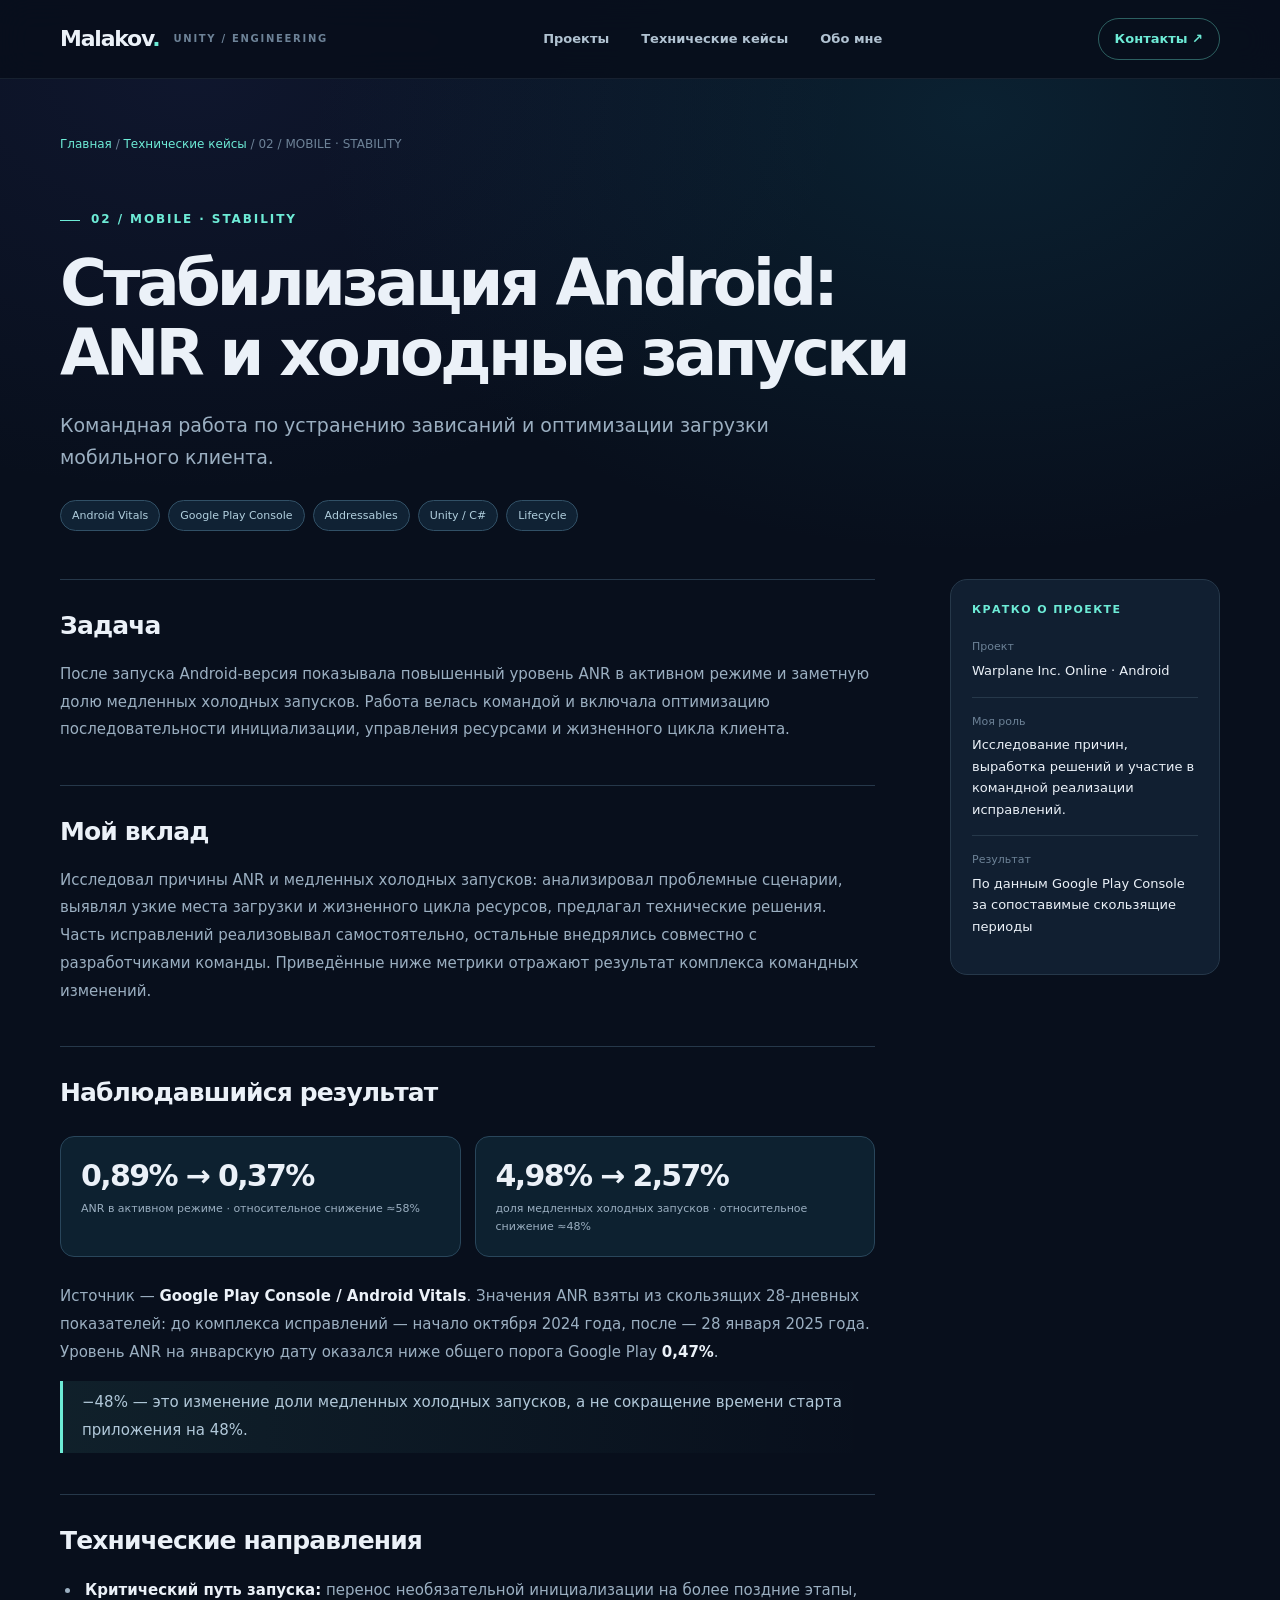
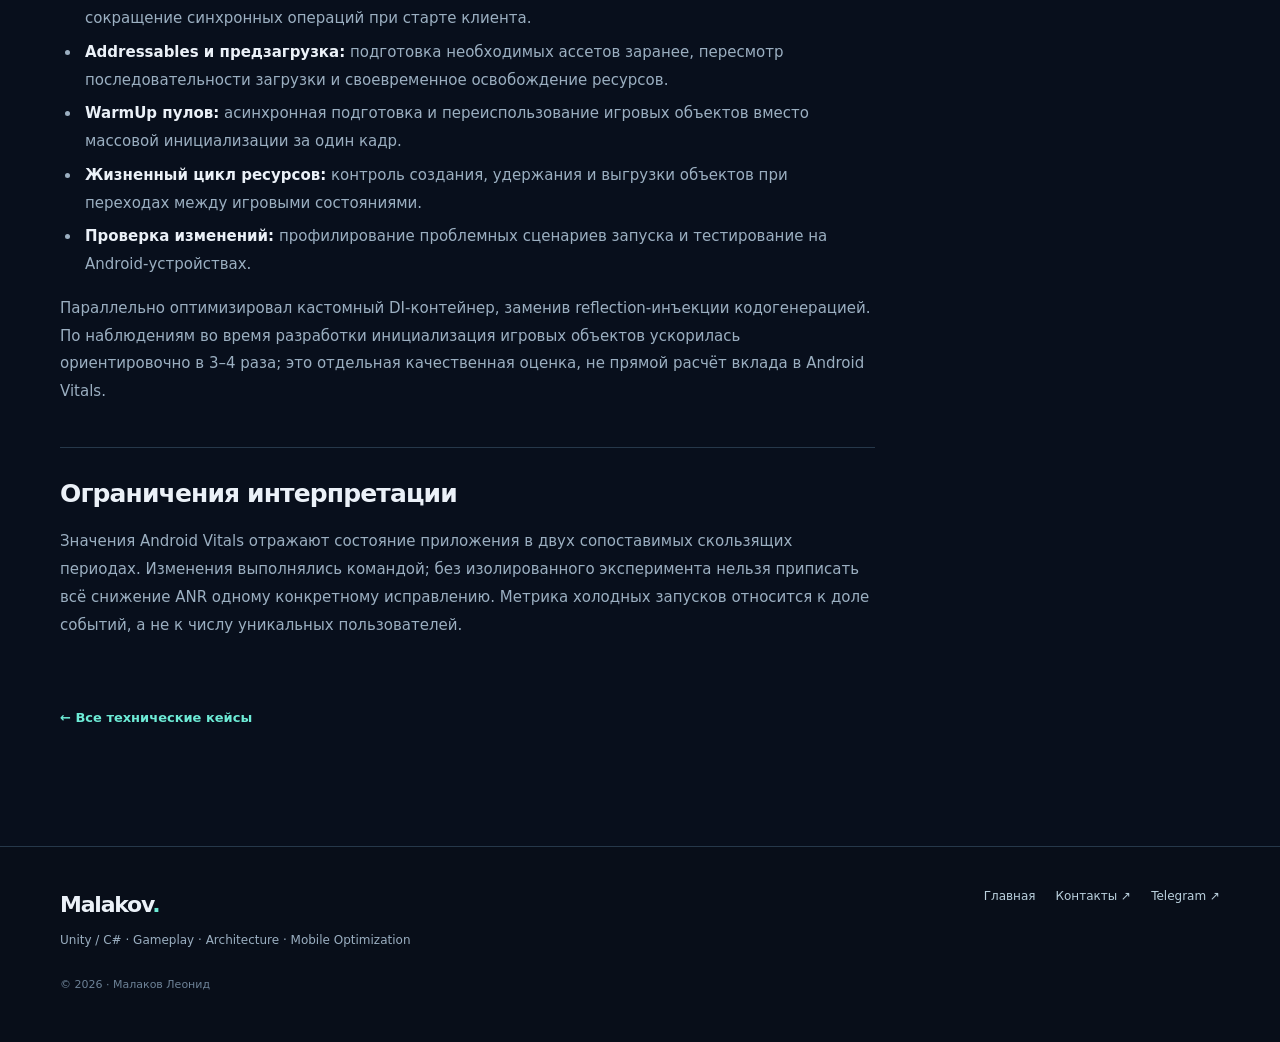
<file: cases/android.html>
<!doctype html><html lang="ru"><head><meta charset="utf-8"><meta name="viewport" content="width=device-width,initial-scale=1"><meta name="theme-color" content="#080f1c"><meta name="description" content="Командная работа по устранению зависаний и оптимизации загрузки мобильного клиента."><title>Стабилизация Android: ANR и холодные запуски — Малаков Леонид</title><link rel="icon" href="../favicon.svg" type="image/svg+xml"><link rel="stylesheet" href="../style.css"></head><body><header class="site-header">
      <div class="shell nav-wrap">
        <a class="brand" href="../index.html" aria-label="На главную">
          <span class="brand-mark">Malakov<span class="brand-dot">.</span></span>
          <span class="brand-description">UNITY / ENGINEERING</span>
        </a>
        <nav class="site-nav" aria-label="Основная навигация">
          <a href="../index.html#projects">Проекты</a>
          <a href="../index.html#cases">Технические кейсы</a>
          <a href="../index.html#about">Обо мне</a>
        </nav>
        <a class="nav-contact" href="../index.html#contact">Контакты <span aria-hidden="true">↗</span></a>
      </div>
    </header><main class="shell"><div class="breadcrumb"><a href="../index.html">Главная</a> / <a href="../index.html#cases">Технические кейсы</a> / 02 / MOBILE · STABILITY</div><div class="article-head"><div class="eyebrow">02 / MOBILE · STABILITY</div><h1>Стабилизация Android: ANR и холодные запуски</h1><p class="lead">Командная работа по устранению зависаний и оптимизации загрузки мобильного клиента.</p><div class="article-tags"><span class="pill">Android Vitals</span><span class="pill">Google Play Console</span><span class="pill">Addressables</span><span class="pill">Unity / C#</span><span class="pill">Lifecycle</span></div></div><div class="article-layout"><article class="article-content"><section><h2>Задача</h2><p>После запуска Android-версия показывала повышенный уровень ANR в активном режиме и заметную долю медленных холодных запусков. Работа велась командой и включала оптимизацию последовательности инициализации, управления ресурсами и жизненного цикла клиента.</p></section><section><h2>Мой вклад</h2><p>Исследовал причины ANR и медленных холодных запусков: анализировал проблемные сценарии, выявлял узкие места загрузки и жизненного цикла ресурсов, предлагал технические решения. Часть исправлений реализовывал самостоятельно, остальные внедрялись совместно с разработчиками команды. Приведённые ниже метрики отражают результат комплекса командных изменений.</p></section><section><h2>Наблюдавшийся результат</h2><div class="numbers"><div class="number-card"><b>0,89% → 0,37%</b><small>ANR в активном режиме · относительное снижение ≈58%</small></div><div class="number-card"><b>4,98% → 2,57%</b><small>доля медленных холодных запусков · относительное снижение ≈48%</small></div></div><p>Источник — <strong>Google Play Console / Android Vitals</strong>. Значения ANR взяты из скользящих 28-дневных показателей: до комплекса исправлений — начало октября 2024 года, после — 28 января 2025 года. Уровень ANR на январскую дату оказался ниже общего порога Google Play <strong>0,47%</strong>.</p><p class="note">−48% — это изменение доли медленных холодных запусков, а не сокращение времени старта приложения на 48%.</p></section><section><h2>Технические направления</h2><ul><li><strong>Критический путь запуска:</strong> перенос необязательной инициализации на более поздние этапы, сокращение синхронных операций при старте клиента.</li><li><strong>Addressables и предзагрузка:</strong> подготовка необходимых ассетов заранее, пересмотр последовательности загрузки и своевременное освобождение ресурсов.</li><li><strong>WarmUp пулов:</strong> асинхронная подготовка и переиспользование игровых объектов вместо массовой инициализации за один кадр.</li><li><strong>Жизненный цикл ресурсов:</strong> контроль создания, удержания и выгрузки объектов при переходах между игровыми состояниями.</li><li><strong>Проверка изменений:</strong> профилирование проблемных сценариев запуска и тестирование на Android-устройствах.</li></ul><p>Параллельно оптимизировал кастомный DI-контейнер, заменив reflection-инъекции кодогенерацией. По наблюдениям во время разработки инициализация игровых объектов ускорилась ориентировочно в 3–4 раза; это отдельная качественная оценка, не прямой расчёт вклада в Android Vitals.</p></section><section><h2>Ограничения интерпретации</h2><p>Значения Android Vitals отражают состояние приложения в двух сопоставимых скользящих периодах. Изменения выполнялись командой; без изолированного эксперимента нельзя приписать всё снижение ANR одному конкретному исправлению. Метрика холодных запусков относится к доле событий, а не к числу уникальных пользователей.</p></section><a class="back-link" href="../index.html#cases">← Все технические кейсы</a></article><aside class="article-aside" aria-label="О кейсе"><div class="aside-title">Кратко о проекте</div><dl><div class="aside-item"><dt>Проект</dt><dd>Warplane Inc. Online · Android</dd></div><div class="aside-item"><dt>Моя роль</dt><dd>Исследование причин, выработка решений и участие в командной реализации исправлений.</dd></div><div class="aside-item"><dt>Результат</dt><dd>По данным Google Play Console за сопоставимые скользящие периоды</dd></div></dl></aside></div></main><footer class="site-footer">
      <div class="shell footer-grid">
        <div><span class="brand-mark">Malakov<span class="brand-dot">.</span></span><p>Unity / C# · Gameplay · Architecture · Mobile Optimization</p></div>
        <div class="footer-links"><a href="../index.html">Главная</a><a href="../index.html#contact">Контакты ↗</a><a href="https://t.me/lmalakov" target="_blank" rel="noopener noreferrer">Telegram ↗</a></div>
        <small>© 2026 · Малаков Леонид</small>
      </div>
    </footer></body></html>
</file>
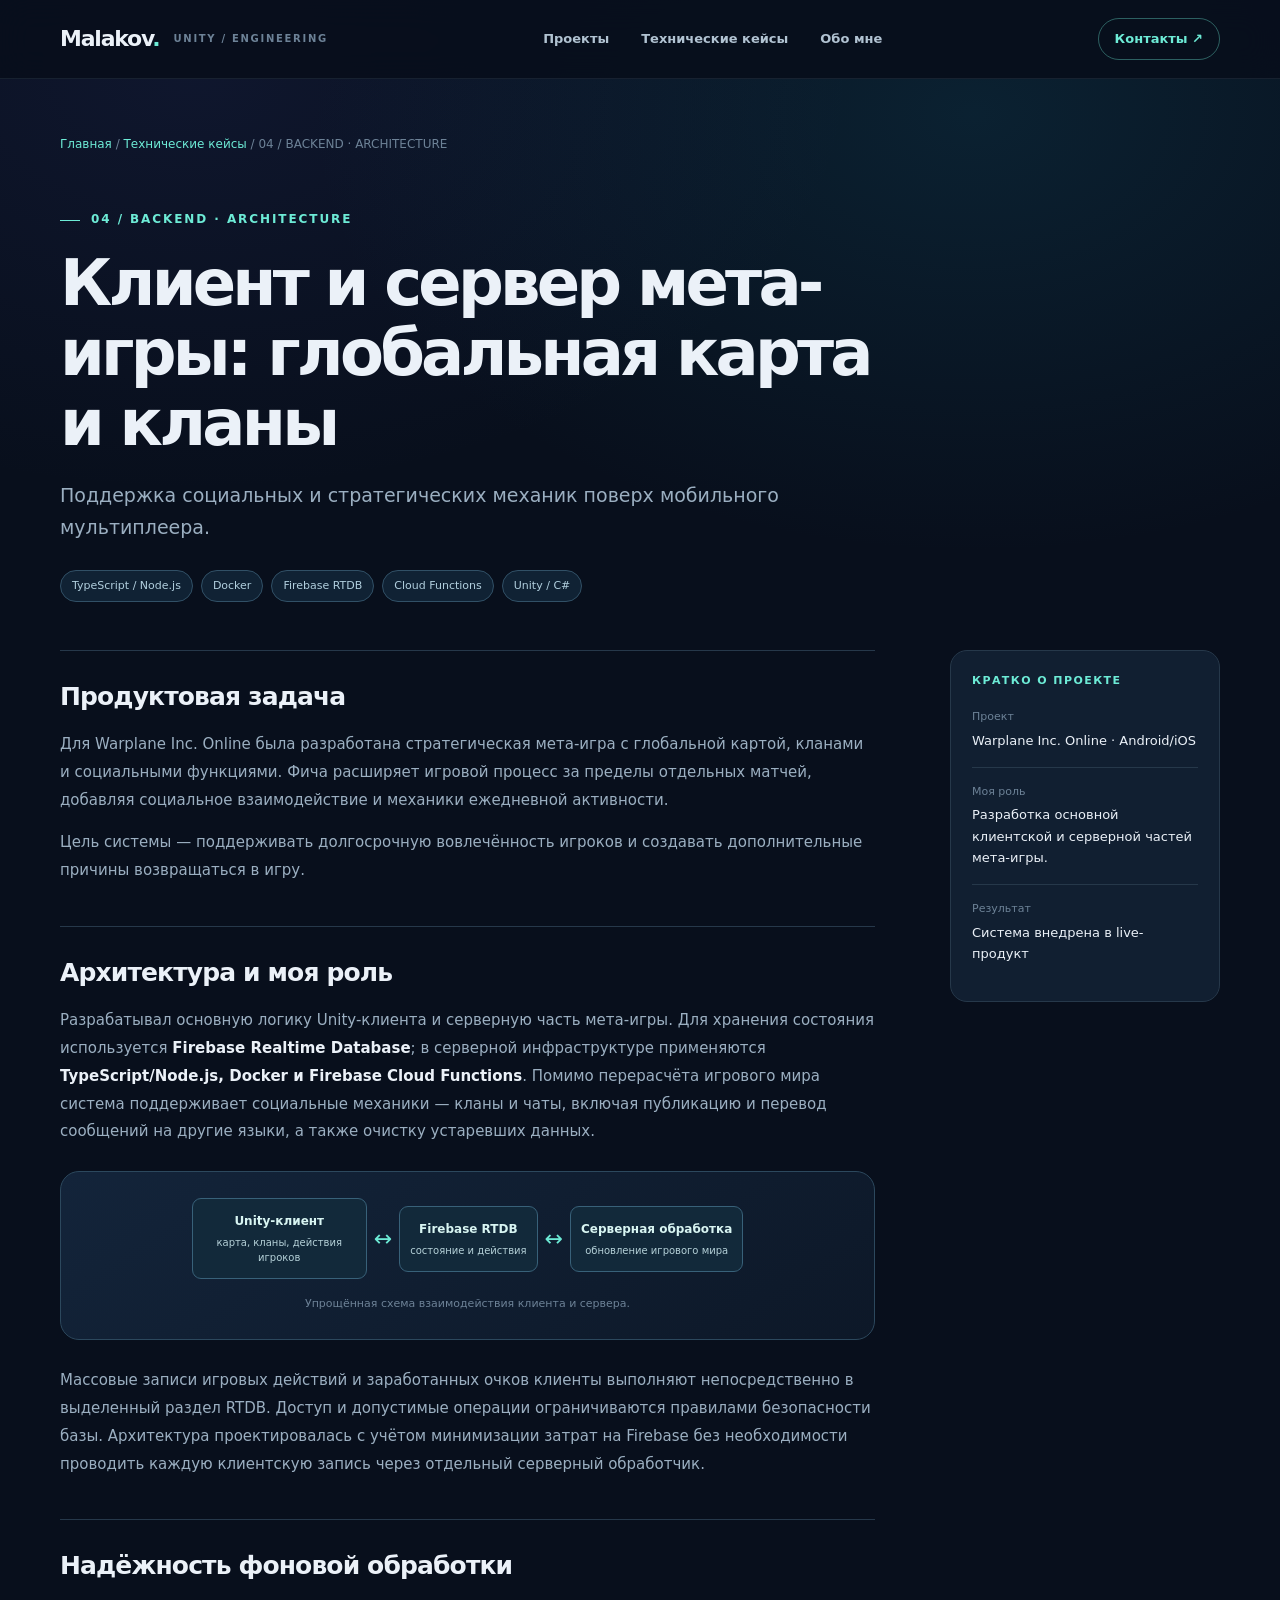
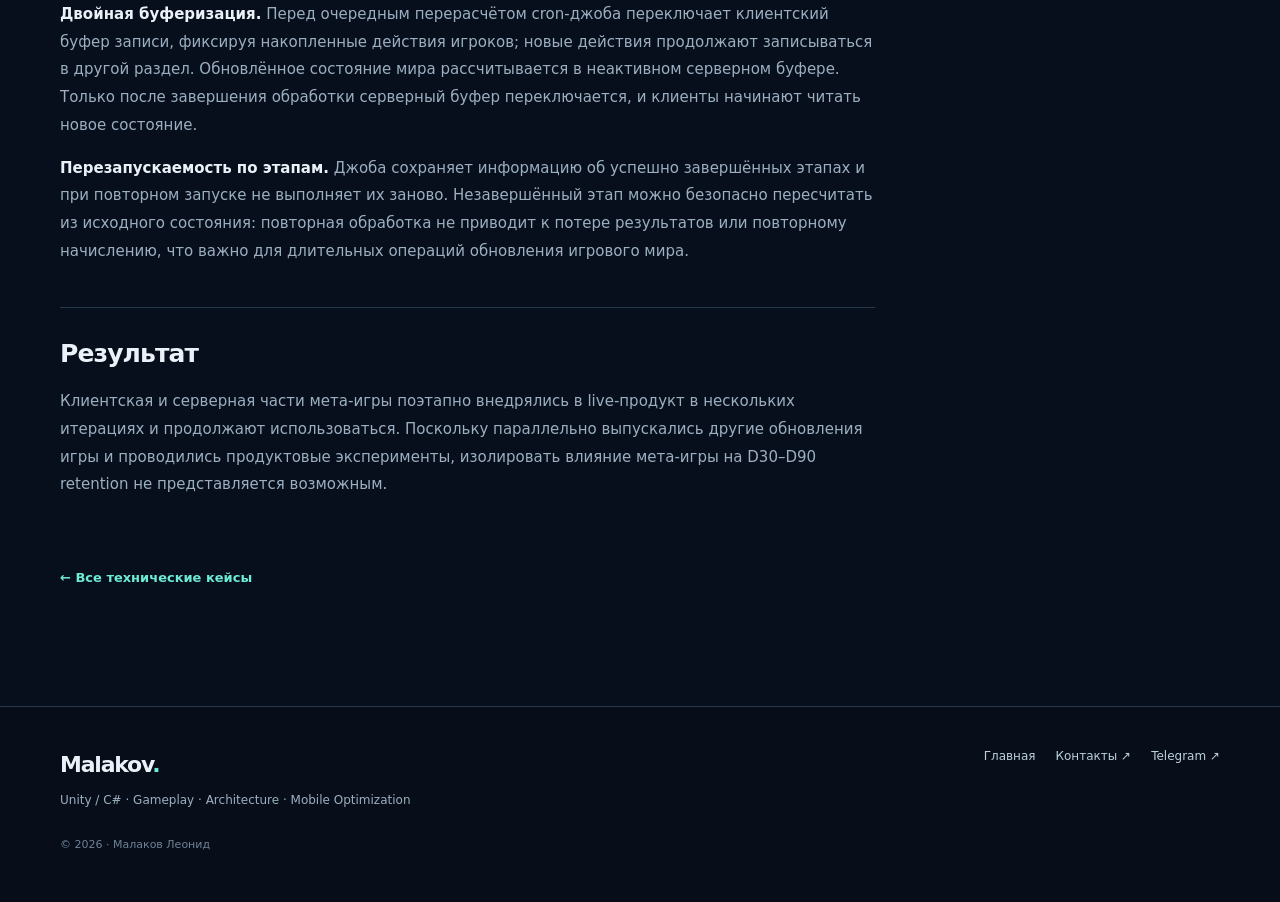
<file: cases/backend.html>
<!doctype html><html lang="ru"><head><meta charset="utf-8"><meta name="viewport" content="width=device-width,initial-scale=1"><meta name="theme-color" content="#080f1c"><meta name="description" content="Поддержка социальных и стратегических механик поверх мобильного мультиплеера."><title>Клиент и сервер мета-игры: глобальная карта и кланы — Малаков Леонид</title><link rel="icon" href="../favicon.svg" type="image/svg+xml"><link rel="stylesheet" href="../style.css"></head><body><header class="site-header">
      <div class="shell nav-wrap">
        <a class="brand" href="../index.html" aria-label="На главную">
          <span class="brand-mark">Malakov<span class="brand-dot">.</span></span>
          <span class="brand-description">UNITY / ENGINEERING</span>
        </a>
        <nav class="site-nav" aria-label="Основная навигация">
          <a href="../index.html#projects">Проекты</a>
          <a href="../index.html#cases">Технические кейсы</a>
          <a href="../index.html#about">Обо мне</a>
        </nav>
        <a class="nav-contact" href="../index.html#contact">Контакты <span aria-hidden="true">↗</span></a>
      </div>
    </header><main class="shell"><div class="breadcrumb"><a href="../index.html">Главная</a> / <a href="../index.html#cases">Технические кейсы</a> / 04 / BACKEND · ARCHITECTURE</div><div class="article-head"><div class="eyebrow">04 / BACKEND · ARCHITECTURE</div><h1>Клиент и сервер мета-игры: глобальная карта и кланы</h1><p class="lead">Поддержка социальных и стратегических механик поверх мобильного мультиплеера.</p><div class="article-tags"><span class="pill">TypeScript / Node.js</span><span class="pill">Docker</span><span class="pill">Firebase RTDB</span><span class="pill">Cloud Functions</span><span class="pill">Unity / C#</span></div></div><div class="article-layout"><article class="article-content"><section><h2>Продуктовая задача</h2>
<p>Для Warplane Inc. Online была разработана стратегическая мета-игра с глобальной картой, кланами и социальными функциями. Фича расширяет игровой процесс за пределы отдельных матчей, добавляя социальное взаимодействие и механики ежедневной активности.</p>
<p>Цель системы — поддерживать долгосрочную вовлечённость игроков и создавать дополнительные причины возвращаться в игру.</p></section>
<section><h2>Архитектура и моя роль</h2>
<p>Разрабатывал основную логику Unity-клиента и серверную часть мета-игры. Для хранения состояния используется <strong>Firebase Realtime Database</strong>; в серверной инфраструктуре применяются <strong>TypeScript/Node.js, Docker и Firebase Cloud Functions</strong>. Помимо перерасчёта игрового мира система поддерживает социальные механики — кланы и чаты, включая публикацию и перевод сообщений на другие языки, а также очистку устаревших данных.</p>
<figure class="figure"><div class="flow-diagram"><div class="flow-node">Unity-клиент<small>карта, кланы, действия игроков</small></div><span class="flow-arrow">↔</span><div class="flow-node">Firebase RTDB<small>состояние и действия</small></div><span class="flow-arrow">↔</span><div class="flow-node">Серверная обработка<small>обновление игрового мира</small></div></div><figcaption>Упрощённая схема взаимодействия клиента и сервера.</figcaption></figure>
<p>Массовые записи игровых действий и заработанных очков клиенты выполняют непосредственно в выделенный раздел RTDB. Доступ и допустимые операции ограничиваются правилами безопасности базы. Архитектура проектировалась с учётом минимизации затрат на Firebase без необходимости проводить каждую клиентскую запись через отдельный серверный обработчик.</p></section>
<section><h2>Надёжность фоновой обработки</h2>
<p><strong>Двойная буферизация.</strong> Перед очередным перерасчётом cron-джоба переключает клиентский буфер записи, фиксируя накопленные действия игроков; новые действия продолжают записываться в другой раздел. Обновлённое состояние мира рассчитывается в неактивном серверном буфере. Только после завершения обработки серверный буфер переключается, и клиенты начинают читать новое состояние.</p>
<p><strong>Перезапускаемость по этапам.</strong> Джоба сохраняет информацию об успешно завершённых этапах и при повторном запуске не выполняет их заново. Незавершённый этап можно безопасно пересчитать из исходного состояния: повторная обработка не приводит к потере результатов или повторному начислению, что важно для длительных операций обновления игрового мира.</p></section>
<section><h2>Результат</h2>
<p>Клиентская и серверная части мета-игры поэтапно внедрялись в live-продукт в нескольких итерациях и продолжают использоваться. Поскольку параллельно выпускались другие обновления игры и проводились продуктовые эксперименты, изолировать влияние мета-игры на D30–D90 retention не представляется возможным.</p></section>
<a class="back-link" href="../index.html#cases">← Все технические кейсы</a></article><aside class="article-aside" aria-label="О кейсе"><div class="aside-title">Кратко о проекте</div><dl><div class="aside-item"><dt>Проект</dt><dd>Warplane Inc. Online · Android/iOS</dd></div><div class="aside-item"><dt>Моя роль</dt><dd>Разработка основной клиентской и серверной частей мета-игры.</dd></div><div class="aside-item"><dt>Результат</dt><dd>Система внедрена в live-продукт</dd></div></dl></aside></div></main><footer class="site-footer">
      <div class="shell footer-grid">
        <div><span class="brand-mark">Malakov<span class="brand-dot">.</span></span><p>Unity / C# · Gameplay · Architecture · Mobile Optimization</p></div>
        <div class="footer-links"><a href="../index.html">Главная</a><a href="../index.html#contact">Контакты ↗</a><a href="https://t.me/lmalakov" target="_blank" rel="noopener noreferrer">Telegram ↗</a></div>
        <small>© 2026 · Малаков Леонид</small>
      </div>
    </footer></body></html>
</file>
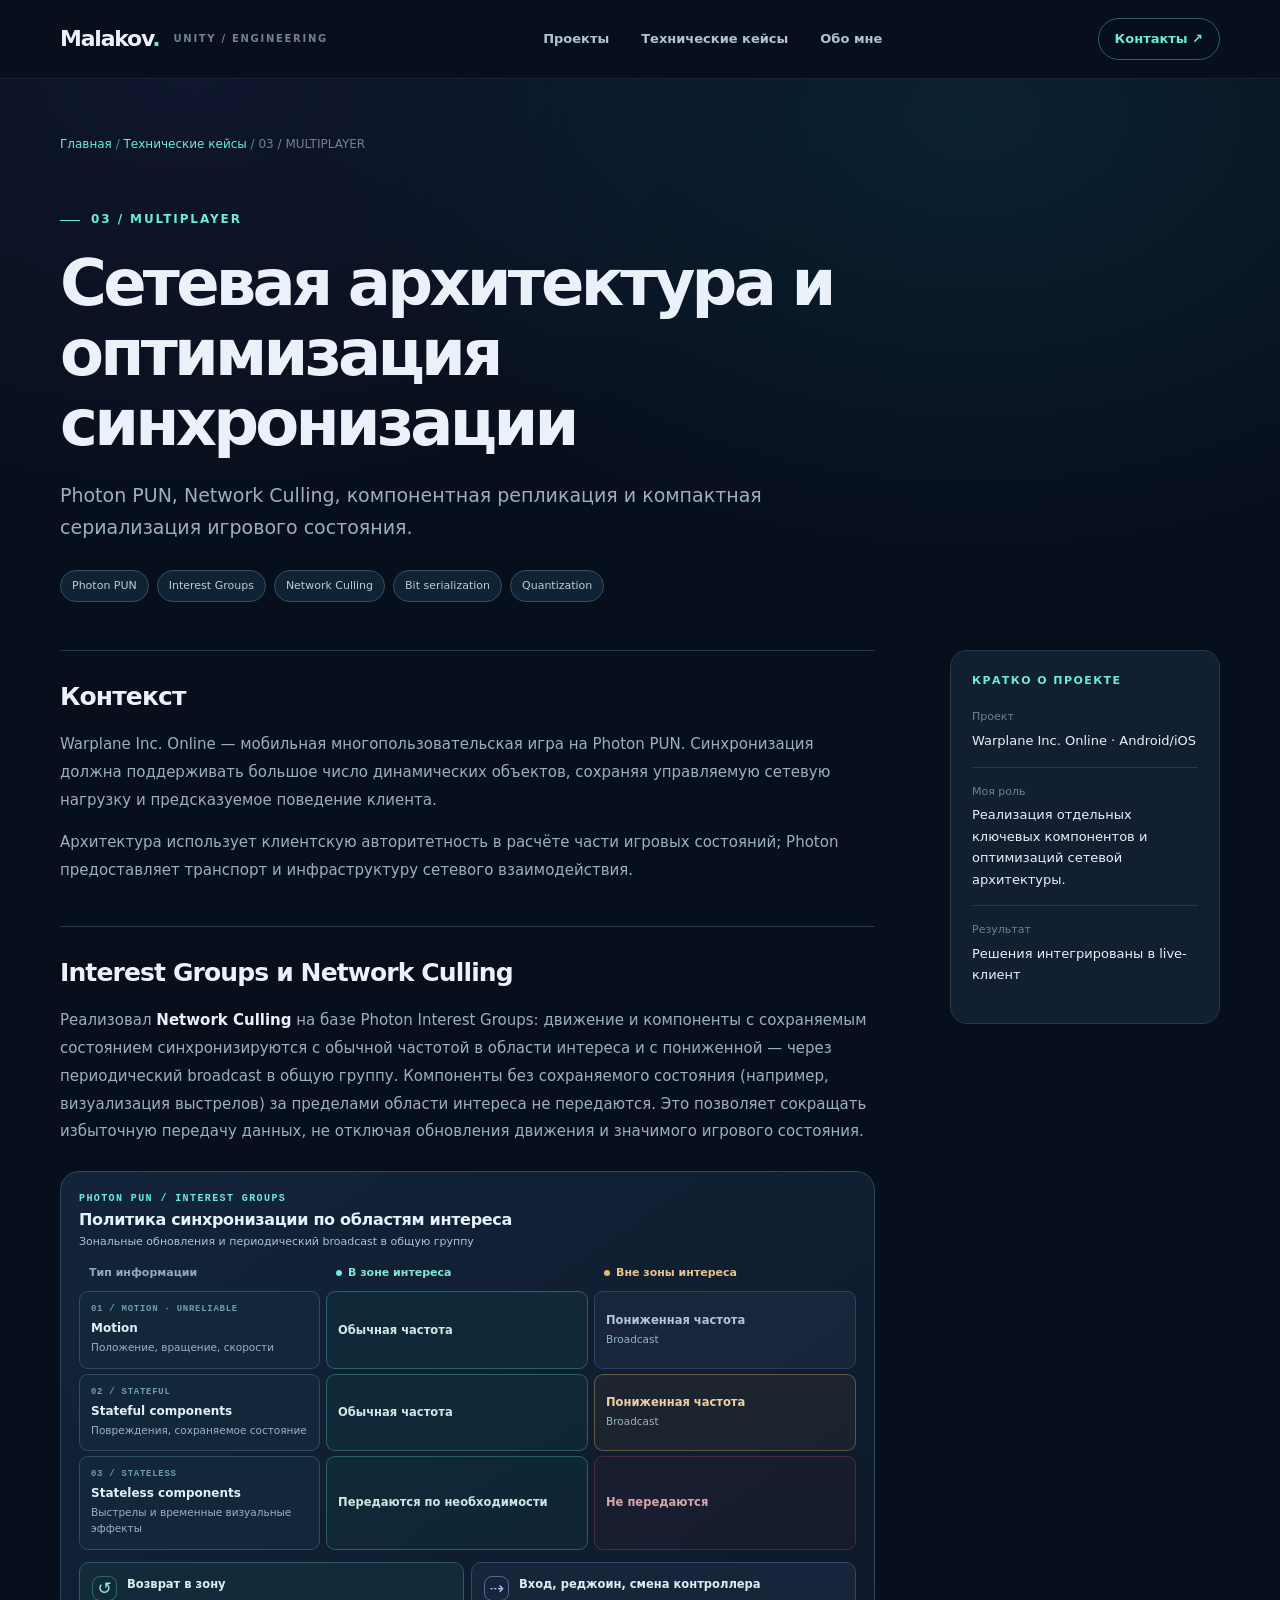
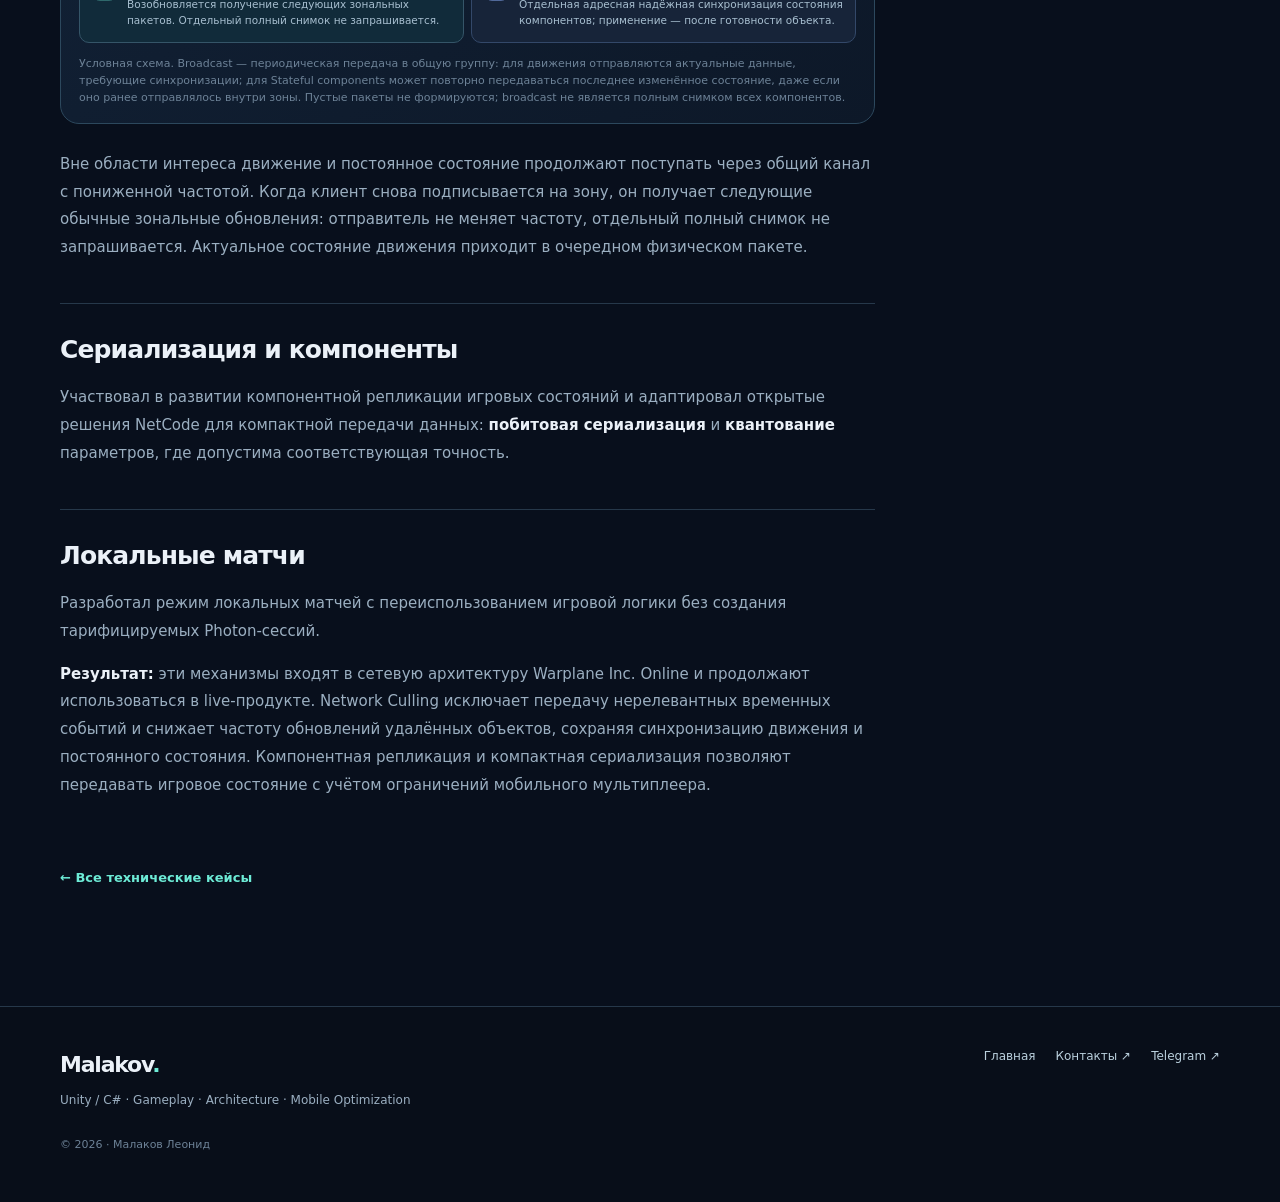
<file: cases/networking.html>
<!doctype html><html lang="ru"><head><meta charset="utf-8"><meta name="viewport" content="width=device-width,initial-scale=1"><meta name="theme-color" content="#080f1c"><meta name="description" content="Сетевая архитектура Warplane Inc. Online: Photon PUN, Network Culling, синхронизация состояния, NetCode и локальные матчи."><title>Сетевая архитектура и оптимизация синхронизации — Малаков Леонид</title><link rel="icon" href="../favicon.svg" type="image/svg+xml"><link rel="stylesheet" href="../style.css"></head><body><header class="site-header">
      <div class="shell nav-wrap">
        <a class="brand" href="../index.html" aria-label="На главную">
          <span class="brand-mark">Malakov<span class="brand-dot">.</span></span>
          <span class="brand-description">UNITY / ENGINEERING</span>
        </a>
        <nav class="site-nav" aria-label="Основная навигация">
          <a href="../index.html#projects">Проекты</a>
          <a href="../index.html#cases">Технические кейсы</a>
          <a href="../index.html#about">Обо мне</a>
        </nav>
        <a class="nav-contact" href="../index.html#contact">Контакты <span aria-hidden="true">↗</span></a>
      </div>
    </header><main class="shell"><div class="breadcrumb"><a href="../index.html">Главная</a> / <a href="../index.html#cases">Технические кейсы</a> / 03 / MULTIPLAYER</div><div class="article-head"><div class="eyebrow">03 / MULTIPLAYER</div><h1>Сетевая архитектура и оптимизация синхронизации</h1><p class="lead">Photon PUN, Network Culling, компонентная репликация и компактная сериализация игрового состояния.</p><div class="article-tags"><span class="pill">Photon PUN</span><span class="pill">Interest Groups</span><span class="pill">Network Culling</span><span class="pill">Bit serialization</span><span class="pill">Quantization</span></div></div><div class="article-layout"><article class="article-content"><section><h2>Контекст</h2><p>Warplane Inc. Online — мобильная многопользовательская игра на Photon PUN. Синхронизация должна поддерживать большое число динамических объектов, сохраняя управляемую сетевую нагрузку и предсказуемое поведение клиента.</p><p>Архитектура использует клиентскую авторитетность в расчёте части игровых состояний; Photon предоставляет транспорт и инфраструктуру сетевого взаимодействия.</p></section><section><h2>Interest Groups и Network Culling</h2><p>Реализовал <strong>Network Culling</strong> на базе Photon Interest Groups: движение и компоненты с сохраняемым состоянием синхронизируются с обычной частотой в области интереса и с пониженной — через периодический broadcast в общую группу. Компоненты без сохраняемого состояния (например, визуализация выстрелов) за пределами области интереса не передаются. Это позволяет сокращать избыточную передачу данных, не отключая обновления движения и значимого игрового состояния.</p>
<figure aria-labelledby="network-figure-title" class="figure network-figure">
<div class="network-figure-title"><span class="network-eyebrow">PHOTON PUN / INTEREST GROUPS</span><strong id="network-figure-title">Политика синхронизации по областям интереса</strong><span class="network-figure-sub">Зональные обновления и периодический broadcast в общую группу</span></div>
<div aria-label="Политика передачи данных в зоне интереса и за её пределами" class="network-matrix" role="table">
<div class="network-matrix-head" role="row"><span role="columnheader">Тип информации</span><span class="network-head-near" role="columnheader"><i aria-hidden="true"></i>В зоне интереса</span><span class="network-head-far" role="columnheader"><i aria-hidden="true"></i>Вне зоны интереса</span></div>
<div class="network-matrix-row" role="row"><div class="network-kind" role="rowheader"><span class="network-kind-id">01 / MOTION · UNRELIABLE</span><strong>Motion</strong><small>Положение, вращение, скорости</small></div><div class="network-cell network-cell-near" role="cell"><strong>Обычная частота</strong></div><div class="network-cell network-cell-far" role="cell"><strong>Пониженная частота</strong><small>Broadcast</small></div></div>
<div class="network-matrix-row" role="row"><div class="network-kind" role="rowheader"><span class="network-kind-id">02 / STATEFUL</span><strong>Stateful components</strong><small>Повреждения, сохраняемое состояние</small></div><div class="network-cell network-cell-near" role="cell"><strong>Обычная частота</strong></div><div class="network-cell network-cell-retained" role="cell"><strong>Пониженная частота</strong><small>Broadcast</small></div></div>
<div class="network-matrix-row" role="row"><div class="network-kind" role="rowheader"><span class="network-kind-id">03 / STATELESS</span><strong>Stateless components</strong><small>Выстрелы и временные визуальные эффекты</small></div><div class="network-cell network-cell-near" role="cell"><strong>Передаются по необходимости</strong></div><div class="network-cell network-cell-skipped" role="cell"><strong>Не передаются</strong></div></div>
</div>
<div class="network-transition-row"><div class="network-transition"><span aria-hidden="true" class="network-transition-symbol">↺</span><div><strong>Возврат в зону</strong><small>Возобновляется получение следующих зональных пакетов. Отдельный полный снимок не запрашивается.</small></div></div><div class="network-transition network-transition-sync"><span aria-hidden="true" class="network-transition-symbol">⇢</span><div><strong>Вход, реджоин, смена контроллера</strong><small>Отдельная адресная надёжная синхронизация состояния компонентов; применение — после готовности объекта.</small></div></div></div>
<figcaption>Условная схема. Broadcast — периодическая передача в общую группу: для движения отправляются актуальные данные, требующие синхронизации; для Stateful components может повторно передаваться последнее изменённое состояние, даже если оно ранее отправлялось внутри зоны. Пустые пакеты не формируются; broadcast не является полным снимком всех компонентов.</figcaption>
</figure>
<p>Вне области интереса движение и постоянное состояние продолжают поступать через общий канал с пониженной частотой. Когда клиент снова подписывается на зону, он получает следующие обычные зональные обновления: отправитель не меняет частоту, отдельный полный снимок не запрашивается. Актуальное состояние движения приходит в очередном физическом пакете.</p>
</section><section><h2>Сериализация и компоненты</h2><p>Участвовал в развитии компонентной репликации игровых состояний и адаптировал открытые решения NetCode для компактной передачи данных: <strong>побитовая сериализация</strong> и <strong>квантование</strong> параметров, где допустима соответствующая точность.</p></section><section><h2>Локальные матчи</h2><p>Разработал режим локальных матчей с переиспользованием игровой логики без создания тарифицируемых Photon-сессий.</p><p><strong>Результат:</strong> эти механизмы входят в сетевую архитектуру Warplane Inc. Online и продолжают использоваться в live-продукте. Network Culling исключает передачу нерелевантных временных событий и снижает частоту обновлений удалённых объектов, сохраняя синхронизацию движения и постоянного состояния. Компонентная репликация и компактная сериализация позволяют передавать игровое состояние с учётом ограничений мобильного мультиплеера.</p></section><a class="back-link" href="../index.html#cases">← Все технические кейсы</a></article><aside class="article-aside" aria-label="О кейсе"><div class="aside-title">Кратко о проекте</div><dl><div class="aside-item"><dt>Проект</dt><dd>Warplane Inc. Online · Android/iOS</dd></div><div class="aside-item"><dt>Моя роль</dt><dd>Реализация отдельных ключевых компонентов и оптимизаций сетевой архитектуры.</dd></div><div class="aside-item"><dt>Результат</dt><dd>Решения интегрированы в live-клиент</dd></div></dl></aside></div></main><footer class="site-footer">
      <div class="shell footer-grid">
        <div><span class="brand-mark">Malakov<span class="brand-dot">.</span></span><p>Unity / C# · Gameplay · Architecture · Mobile Optimization</p></div>
        <div class="footer-links"><a href="../index.html">Главная</a><a href="../index.html#contact">Контакты ↗</a><a href="https://t.me/lmalakov" target="_blank" rel="noopener noreferrer">Telegram ↗</a></div>
        <small>© 2026 · Малаков Леонид</small>
      </div>
    </footer></body></html>
</file>
<file: style.css>
/* GitHub Pages portfolio — static site, no build tools or external dependencies. */
:root{--bg:#080f1c;--surface:#0f1b2a;--surface-2:#142336;--text:#ebf1f8;--muted:#9bafc1;--muted-2:#6d8297;--border:#26384a;--aqua:#6debd6;--aqua-soft:rgba(109,235,214,.12);--blue:#8aaeff;--orange:#ffb875;--page:1160px;--radius:20px}
*{box-sizing:border-box}html{scroll-behavior:smooth;scroll-padding-top:92px}body{margin:0;background:var(--bg);color:var(--text);font-family:Inter,ui-sans-serif,system-ui,-apple-system,BlinkMacSystemFont,"Segoe UI",Arial,sans-serif;-webkit-font-smoothing:antialiased;line-height:1.62}body:before{content:"";position:absolute;z-index:-1;left:0;right:0;top:0;height:760px;background:radial-gradient(ellipse at 76% 15%,rgba(19,91,117,.24),transparent 48%),radial-gradient(ellipse at 15% 10%,rgba(63,72,164,.13),transparent 43%);pointer-events:none}a{color:inherit;text-decoration:none}a:hover{color:var(--aqua)}:focus-visible{outline:3px solid var(--aqua);outline-offset:4px;border-radius:3px}button{font:inherit}h1,h2,h3,h4,p{margin-top:0}p{color:var(--muted)}strong{color:var(--text)}.shell{width:min(calc(100% - 56px),var(--page));margin-inline:auto}.site-header{border-bottom:1px solid rgba(196,224,245,.085);position:sticky;top:0;z-index:10;background:rgba(8,15,28,.92);backdrop-filter:blur(16px)}.nav-wrap{display:flex;align-items:center;justify-content:space-between;min-height:78px;gap:24px}.brand{display:flex;align-items:center;gap:14px;white-space:nowrap}.brand-mark{font-weight:900;font-size:23px;letter-spacing:-.075em}.brand-dot{color:var(--aqua)}.brand-description{color:var(--muted-2);font-size:10px;letter-spacing:.17em;font-weight:700}.site-nav{display:flex;gap:32px;font-size:13px;font-weight:620;color:#b1c3d2}.nav-contact{border:1px solid rgba(109,235,214,.37);border-radius:100px;padding:9px 16px;color:var(--aqua);font-size:13px;font-weight:700;white-space:nowrap}.nav-contact:hover{background:var(--aqua-soft)}
.eyebrow{display:flex;align-items:center;gap:11px;color:var(--aqua);font-size:12px;letter-spacing:.16em;text-transform:uppercase;font-weight:750}.eyebrow:before{content:"";width:20px;height:1px;background:var(--aqua)}.hero{display:grid;grid-template-columns:1.07fr .93fr;align-items:center;gap:72px;padding-top:106px;padding-bottom:85px}.hero h1{font-size:clamp(50px,5.9vw,84px);letter-spacing:-.068em;line-height:1.055;margin:26px 0 26px;font-weight:830}.hero h1 em{font-style:normal;color:var(--aqua)}.hero-lead{font-size:18px;line-height:1.73;max-width:580px;margin:0 0 33px}.hero-actions{display:flex;gap:12px;flex-wrap:wrap}.btn{display:inline-flex;align-items:center;justify-content:center;gap:11px;border:1px solid var(--border);padding:13px 20px;border-radius:11px;font-weight:710;font-size:14px;transition:transform .2s,background .2s,border .2s}.btn:hover{transform:translateY(-2px)}.btn-primary{background:var(--aqua);color:#072021;border-color:var(--aqua)}.btn-primary:hover{background:#98f3e5;color:#072021}.btn-secondary{background:#142337;color:#d2e2ed}.btn-secondary:hover{border-color:#557b8a}.hero-aside{position:relative}.system-panel{position:relative;border:1px solid #2a5064;border-radius:23px;padding:27px;background:linear-gradient(155deg,#13253a 0%,#0c1627 68%);box-shadow:0 32px 90px rgba(0,0,0,.32),inset 0 1px 0 rgba(255,255,255,.07);overflow:hidden}.system-panel:before{content:"";position:absolute;inset:0;opacity:.22;background-image:linear-gradient(rgba(115,199,210,.16) 1px,transparent 1px),linear-gradient(90deg,rgba(115,199,210,.16) 1px,transparent 1px);background-size:32px 32px;mask-image:linear-gradient(to bottom,#000,transparent 90%)}.system-panel>*{position:relative}.panel-top{display:flex;justify-content:space-between;align-items:center;border-bottom:1px solid rgba(195,220,240,.12);padding-bottom:15px}.panel-top span{font-size:10px;letter-spacing:.14em;color:#9cb5c7;font-weight:750}.panel-lights{display:flex;gap:6px}.panel-lights i{width:6px;height:6px;border-radius:50%;background:#3d6874}.panel-lights i:first-child{background:var(--aqua)}.visual{display:block;width:100%;height:auto;margin:15px 0 2px}.signal-card{border:1px solid rgba(109,235,214,.2);background:rgba(9,26,39,.88);border-radius:12px;padding:13px 16px;display:flex;justify-content:space-between;align-items:center;font-size:12px}.signal-card strong{font-size:11px;letter-spacing:.03em}.signal-status{color:var(--aqua);font-size:11px}.code-tags{display:flex;gap:7px;flex-wrap:wrap;margin-top:15px}.code-tag{color:#a5c4d2;border:1px solid #284459;background:#132539;padding:5px 8px;border-radius:6px;font:11px/1.4 ui-monospace,SFMono-Regular,Consolas,monospace}
.statstrip{display:grid;grid-template-columns:repeat(3,1fr);gap:0;border-top:1px solid var(--border);border-bottom:1px solid var(--border);margin-bottom:112px}.stat{padding:27px 35px 26px;border-right:1px solid var(--border)}.stat:first-child{padding-left:0}.stat:last-child{border-right:0}.stat b{display:block;font-size:33px;letter-spacing:-.06em;line-height:1.1;margin-bottom:8px}.stat small{color:var(--muted);font-size:12px}.stat b span{color:var(--aqua)}.section{margin-bottom:117px}.section-head{display:flex;justify-content:space-between;align-items:end;gap:25px;margin-bottom:28px}.section h2{font-size:clamp(32px,3.5vw,48px);line-height:1.15;letter-spacing:-.045em;margin:12px 0 0}.section-note{max-width:370px;color:var(--muted);font-size:14px;margin:0}.project-list{display:grid;grid-template-columns:1.23fr 1fr 1fr;gap:16px}.project{display:flex;flex-direction:column;min-height:412px;background:var(--surface);border:1px solid var(--border);border-radius:var(--radius);overflow:hidden;transition:transform .18s,border .18s}.project:hover{transform:translateY(-4px);border-color:#46647c}.project-art{position:relative;min-height:174px;display:flex;align-items:center;justify-content:center;overflow:hidden}.project-art::before{content:"";position:absolute;width:260px;height:260px;border:1px solid rgba(255,255,255,.14);border-radius:50%;transform:rotate(-20deg)}.project-art::after{content:"";position:absolute;width:360px;height:100px;border-top:1px solid rgba(255,255,255,.2);transform:rotate(-20deg) translateY(85px)}.project-art--online{background:radial-gradient(ellipse at 68% 36%,#295d75,transparent 55%),linear-gradient(135deg,#1c415c,#101c31)}.project-art--classic{background:radial-gradient(ellipse at 60% 20%,#916746,transparent 65%),linear-gradient(135deg,#493729,#201d24)}.project-art--infantry{background:radial-gradient(ellipse at 70% 30%,#65795f,transparent 65%),linear-gradient(135deg,#35483d,#16272c)}.art-symbol{font-weight:850;letter-spacing:-.13em;font-size:82px;line-height:1;position:relative;color:rgba(238,247,252,.82);transform:skew(-11deg)}.project-art--infantry .art-symbol{letter-spacing:-.1em;font-size:67px}.art-topline{position:absolute;top:15px;left:19px;color:rgba(255,255,255,.69);font:10px ui-monospace,monospace;letter-spacing:.12em}.project-body{padding:25px 25px 26px;display:flex;flex-direction:column;flex:1}.project h3{font-size:23px;line-height:1.18;letter-spacing:-.035em;margin-bottom:11px}.project p{font-size:13px;line-height:1.65;margin-bottom:18px}.project-footer{margin-top:auto;padding-top:16px;border-top:1px solid rgba(198,223,239,.12);display:flex;align-items:center;justify-content:space-between;gap:7px}.tiny-stat{font-size:11px;color:#a7bed0}.project-link{font-size:12px;color:var(--aqua);font-weight:700;white-space:nowrap}
.case-grid{display:grid;grid-template-columns:repeat(2,1fr);gap:15px}.case-card{display:block;padding:29px;border-radius:var(--radius);border:1px solid var(--border);background:linear-gradient(146deg,#142237,#0b1626);transition:transform .18s,border .18s;min-height:254px}.case-card:hover{transform:translateY(-4px);border-color:#598390}.case-top{display:flex;justify-content:space-between;align-items:start;margin-bottom:32px}.case-type{font-size:10px;letter-spacing:.15em;color:var(--aqua);font-weight:750}.case-arrow{font-size:24px;color:#adc7d9;line-height:1}.case-card h3{font-size:23px;letter-spacing:-.035em;line-height:1.2;margin-bottom:11px}.case-card p{font-size:13px;line-height:1.7;margin-bottom:0}.case-label{display:inline-flex;font:11px ui-monospace,monospace;color:var(--orange);border:1px solid rgba(255,184,117,.29);border-radius:100px;padding:4px 10px;margin:0 0 12px}.case-card:first-child{background:radial-gradient(ellipse at 95% 0,rgba(62,136,156,.26),transparent 55%),#101e31}.case-card:nth-child(3){background:radial-gradient(ellipse at 100% 0,rgba(78,112,163,.2),transparent 55%),#101e31}
.about-grid{display:grid;grid-template-columns:.8fr 1.2fr;gap:90px;padding:38px 0;border-top:1px solid var(--border);border-bottom:1px solid var(--border)}.about-grid h2{margin-top:0}.about-copy p{font-size:15px;line-height:1.8}.skill-grid{display:grid;grid-template-columns:1fr 1fr;gap:22px}.skill h3{color:var(--text);font-size:13px;letter-spacing:.03em;margin:0 0 7px}.skill p{font-size:12px;line-height:1.8}.contact-strip{margin:106px auto 114px;border:1px solid rgba(109,235,214,.28);border-radius:23px;padding:42px 50px;background:radial-gradient(ellipse at 100% 0,rgba(58,137,143,.23),transparent 55%),#101f30;display:flex;justify-content:space-between;align-items:center;gap:28px}.contact-strip h2{font-size:34px;margin:0 0 8px;letter-spacing:-.035em}.contact-strip p{margin:0;font-size:14px}.site-footer{border-top:1px solid var(--border);padding:40px 0 48px;background:#080e19}.footer-grid{display:grid;grid-template-columns:1fr 1fr;gap:26px}.site-footer p{font-size:12px;margin:8px 0 0}.footer-links{display:flex;align-items:start;justify-content:flex-end;gap:20px;font-size:12px;color:#bad0dd}.footer-grid small{grid-column:1/-1;font-size:11px;color:var(--muted-2)}
/* Case pages */
.breadcrumb{font-size:12px;color:var(--muted-2);padding-top:56px}.breadcrumb a{color:var(--aqua)}.article-head{padding:56px 0 48px;max-width:850px}.article-head h1{font-size:clamp(43px,5vw,69px);line-height:1.095;letter-spacing:-.059em;margin:18px 0 21px}.article-head .lead{font-size:19px;line-height:1.7;max-width:760px}.article-tags{display:flex;flex-wrap:wrap;gap:8px;margin-top:26px}.pill{display:inline-block;padding:6px 11px;border:1px solid #315066;border-radius:999px;background:#102234;font-size:11px;color:#b1cfde}.article-layout{display:grid;grid-template-columns:1fr 270px;gap:75px;margin-bottom:116px;align-items:start}.article-content section{padding:26px 0;border-top:1px solid var(--border)}.article-content h2{font-size:25px;letter-spacing:-.035em;margin:0 0 14px}.article-content h3{font-size:17px;margin:21px 0 8px}.article-content p,.article-content li{font-size:15px;line-height:1.85}.article-content ul{padding-left:21px;color:var(--muted)}.article-content li{padding-left:4px;margin-bottom:6px}.article-aside{position:sticky;top:115px;border:1px solid var(--border);background:#111f31;border-radius:17px;padding:21px}.aside-title{font-size:11px;text-transform:uppercase;letter-spacing:.13em;color:var(--aqua);font-weight:800;margin-bottom:19px}.aside-item{padding:0 0 15px;margin-bottom:15px;border-bottom:1px solid var(--border)}.aside-item:last-child{border:0;padding:0;margin:0}.aside-item dt{font-size:11px;color:var(--muted-2);margin-bottom:4px}.aside-item dd{font-size:13px;margin:0;line-height:1.65}.figure{padding:26px;background:linear-gradient(146deg,#13243a,#0d1828);border:1px solid #2c485d;border-radius:19px;margin:25px 0 27px}.flow-diagram{display:flex;gap:7px;flex-wrap:wrap;align-items:center;justify-content:center}.flow-node{border:1px solid #386179;border-radius:9px;padding:13px 10px;background:#12293a;max-width:175px;font-size:12px;font-weight:700;color:#d8f5f2;text-align:center}.flow-node small{font-size:10px;display:block;font-weight:400;color:#b5d1d8;line-height:1.5;margin-top:4px}.flow-arrow{color:var(--aqua);font-size:22px}.figure figcaption{font-size:11px;text-align:center;color:var(--muted-2);margin-top:16px}.numbers{display:grid;grid-template-columns:repeat(2,1fr);gap:14px;margin:22px 0 26px}.number-card{padding:20px;border:1px solid #29465b;border-radius:14px;background:#0d2130}.number-card b{display:block;font-size:30px;letter-spacing:-.055em;line-height:1.25}.number-card b span{font-size:16px;color:var(--aqua)}.number-card small{display:block;color:var(--muted);font-size:11px;margin-top:6px}.note{border-left:3px solid var(--aqua);padding:8px 0 8px 19px;background:linear-gradient(90deg,rgba(109,235,214,.08),transparent);font-size:13px;color:#b1c8d9;line-height:1.8}.back-link{display:inline-flex;color:var(--aqua);font-weight:700;font-size:13px;margin-top:27px}
@media(max-width:1000px){.hero{gap:30px;grid-template-columns:1fr 1fr}.project-list{grid-template-columns:repeat(3,1fr)}.project-body{padding:21px}.about-grid{gap:40px}.article-layout{gap:35px;grid-template-columns:1fr 240px}}
@media(max-width:740px){.shell{width:min(calc(100% - 34px),var(--page))}.site-header{position:relative}.nav-wrap{min-height:68px}.brand-description{font-size:8px}.site-nav{display:none}.nav-contact{padding:8px 12px}.hero{grid-template-columns:1fr;padding:66px 0 50px}.hero h1{font-size:clamp(46px,12.5vw,69px)}.hero-lead{font-size:16px}.hero-aside{max-width:570px}.statstrip{margin-bottom:80px}.stat{padding:23px 14px}.stat:first-child{padding-left:0}.stat b{font-size:25px}.stat small{font-size:10px}.section{margin-bottom:80px}.section-head{display:block}.section-note{margin-top:14px}.section h2{font-size:35px}.project-list{grid-template-columns:1fr}.project{min-height:0}.project-art{min-height:146px}.case-grid{grid-template-columns:1fr}.case-card{min-height:210px}.case-top{margin-bottom:23px}.about-grid{grid-template-columns:1fr;gap:20px}.contact-strip{padding:27px;display:block;margin:75px 0}.contact-strip h2{font-size:27px}.contact-strip .btn{margin-top:19px}.footer-grid{grid-template-columns:1fr}.footer-links{justify-content:flex-start}.article-head{padding:48px 0 32px}.article-head h1{font-size:clamp(39px,9.5vw,60px)}.article-head .lead{font-size:16px}.article-layout{grid-template-columns:1fr;gap:27px}.article-aside{position:static;grid-row:1}.numbers{grid-template-columns:1fr 1fr}.number-card b{font-size:25px}.flow-arrow{transform:rotate(90deg)}.flow-diagram{flex-direction:column}.flow-node{max-width:none;width:100%}}
@media(prefers-reduced-motion:reduce){html{scroll-behavior:auto}*,*:before,*:after{transition:none!important}}

/* Conceptual AI visual debugger — case study only; responsive and static (no JS). */
.ai-debug{margin:27px 0 32px;padding:20px;background:linear-gradient(145deg,#122337,#0c1828);border:1px solid #355166;border-radius:18px;overflow:hidden}
.ai-debug__header{display:flex;align-items:start;justify-content:space-between;gap:14px;margin-bottom:17px}
.ai-debug__eyebrow{display:block;font:700 10px/1.3 ui-monospace,SFMono-Regular,Consolas,monospace;letter-spacing:.14em;color:var(--aqua);margin-bottom:7px}
.article-content .ai-debug__header h3{font-size:19px;line-height:1.28;letter-spacing:-.035em;margin:0;color:#eff8fb}
.ai-debug__badge{flex-shrink:0;border:1px solid #456076;border-radius:999px;font-size:10px;line-height:1.3;color:#a8c2d0;padding:7px 9px}
.ai-debug__grid{display:grid;grid-template-columns:minmax(0,1.45fr) minmax(0,.84fr);align-items:stretch;gap:12px}
.ai-debug__scene,.ai-debug__scores{border:1px solid #31495f;background:#0e1929;border-radius:12px;overflow:hidden;min-width:0}
.ai-debug__scene-header{display:flex;justify-content:space-between;gap:8px;align-items:center;padding:11px 13px;font:600 10px/1.4 ui-monospace,SFMono-Regular,Consolas,monospace;letter-spacing:.035em;color:#adc5d5}
.ai-debug__scene-header span:last-child{color:#6ee0cc}
.ai-debug__svg{display:block;width:100%;height:auto;aspect-ratio:640/348;background:#e8edf0}
.ai-debug__legend{padding:13px 12px;display:flex;flex-wrap:wrap;align-items:center;justify-content:center;gap:10px 12px;background:#0f1f2c;font-size:10px;line-height:1.4;color:#c4d6de}
.ai-debug__legend>span{display:inline-flex;align-items:center;white-space:nowrap;gap:6px}
.ai-line{width:20px;border-top:3px solid;display:inline-block;flex-shrink:0}
.ai-line--blue{border-color:#5797fa;border-top-style:dashed}
.ai-line--red{border-color:#ee6c75;border-top-style:dashed}
.ai-line--green{border-color:#55d8a7}
.ai-debug__scores{padding:16px 14px;display:flex;flex-direction:column}
.ai-debug__scores-header{display:flex;align-items:center;justify-content:space-between;gap:8px;font-size:12px;color:#bcd3dd;font-weight:700}
.ai-debug__scores-header strong{font:700 13px ui-monospace,SFMono-Regular,Consolas,monospace;color:#ecf7fa}
.ai-debug__selected{font:600 9px/1 ui-sans-serif,system-ui,sans-serif;color:#60d7aa;border:1px solid rgba(96,215,170,.45);padding:3px 5px;border-radius:4px}
.article-content .ai-debug__scores-intro{font-size:11px;line-height:1.55;margin:8px 0 20px;color:#9bb4c5}
.ai-score{display:grid;gap:7px;margin-bottom:14px;font:600 12px/1.35 ui-monospace,SFMono-Regular,Consolas,monospace;color:#d8e8f0}
.ai-score__track{display:block;background:#26394c;height:6px;border-radius:6px;overflow:hidden}
.ai-score__track i{display:block;height:100%;border-radius:6px;background:#6ccfb7}
.ai-debug__result{border-top:1px solid #30495a;padding-top:13px;margin-top:auto;display:flex;align-items:start;gap:9px;font-size:11px;font-weight:650;line-height:1.55;color:#caede2}
.ai-debug__result-dot{display:block;width:8px;height:8px;flex:none;border-radius:50%;margin-top:4px;background:#61dab1}
.article-content .ai-debug__score-note{font-size:10px;line-height:1.6;color:#829dac;margin:10px 0 0}
.ai-debug__sequence{display:grid;grid-template-columns:repeat(5,minmax(0,1fr));gap:7px;margin-top:13px}
.ai-debug__step{position:relative;border:1px solid #2b4559;background:#12263a;border-radius:9px;padding:10px 7px;min-width:0}
.ai-debug__step:not(:last-child):after{content:'›';position:absolute;right:-9px;top:19px;color:#6debd6;font-size:17px;z-index:1;font-weight:900}
.ai-debug__step>span{display:block;font:700 10px/1.2 ui-monospace,SFMono-Regular,Consolas,monospace;color:#6debd6;margin-bottom:8px}
.ai-debug__step strong{display:block;font-size:11px;line-height:1.35;letter-spacing:-.02em}
.ai-debug__step small{display:block;font-size:10px;line-height:1.4;color:#9bb6c6;margin-top:5px}
.ai-debug figcaption{font-size:11px;line-height:1.6;color:#8daabd;text-align:left;margin:14px 2px 1px}
@media(max-width:1050px){.ai-debug__grid{grid-template-columns:minmax(0,1fr)}.ai-debug__svg{max-height:365px}.ai-debug__scores{display:grid;grid-template-columns:1fr 1fr;column-gap:22px}.ai-debug__scores-header,.ai-debug__scores-intro,.ai-debug__result,.ai-debug__score-note{grid-column:1/-1}.ai-debug__result{margin-top:0}.ai-debug__scores-intro{margin-bottom:12px!important}}
@media(max-width:580px){.ai-debug{padding:12px;border-radius:13px}.ai-debug__header{flex-wrap:wrap}.ai-debug__badge{padding:4px 7px}.ai-debug__scene-header{font-size:9px}.ai-debug__legend{justify-content:flex-start;font-size:10px}.ai-debug__scores{display:block}.ai-debug__sequence{grid-template-columns:repeat(2,minmax(0,1fr));gap:8px}.ai-debug__step:not(:last-child):after{content:none}.ai-debug__step:last-child{grid-column:1/-1}.ai-debug__step{padding:12px}.ai-debug__step>span{margin-bottom:3px}.ai-debug__step strong{font-size:12px}.ai-debug__step small{font-size:11px}}

/* Two-level tactical AI diagram: conceptual HTML with SVG connectors. */
.ai-arch{margin:26px 0 27px;padding:20px;background:linear-gradient(155deg,#102037,#0b1728);border:1px solid #355166;border-radius:18px;overflow:hidden;--arch-tactic:#a3b6ff;--arch-control:#6debd6}
.ai-arch__header{display:flex;align-items:flex-start;justify-content:space-between;gap:16px;margin:0 0 20px}
.ai-arch__eyebrow{display:block;font:700 10px/1.4 ui-monospace,SFMono-Regular,Consolas,monospace;letter-spacing:.13em;color:#aac0fb;margin-bottom:7px}
.article-content .ai-arch__header h3{font-size:20px;letter-spacing:-.035em;line-height:1.3;margin:0;color:#eff5ff}
.ai-arch__badge{white-space:nowrap;border:1px solid #425d72;border-radius:999px;padding:6px 9px;color:#a9bfce;font:600 10px/1.2 ui-sans-serif,system-ui,sans-serif}
.ai-arch__node{background:#15253b;border:1px solid #405a77;border-radius:10px;padding:12px 11px;text-align:center;color:#f0f6ff;min-width:0;display:flex;flex-direction:column;justify-content:center}
.ai-arch__node strong{display:block;font-size:13px;line-height:1.35;letter-spacing:-.01em;overflow-wrap:anywhere}
.ai-arch__node small{display:block;font-size:11px;line-height:1.4;font-weight:400;color:#aec2d2;margin-top:4px}
.ai-arch__start,.ai-arch__end{display:flex;justify-content:center}
.ai-arch__node--start,.ai-arch__node--end{width:min(100%,420px);background:#17283e;border-color:#52657b}
.ai-arch__node--start strong,.ai-arch__node--end strong{font-size:14px}
.ai-arch__connector{display:flex;justify-content:center;align-items:center;min-height:24px;flex:none}
.ai-arch__connector svg,.ai-arch__interlevel svg,.ai-arch__step-arrow svg{width:18px;height:18px;stroke:#7791a8;fill:none;stroke-linecap:round;stroke-linejoin:round;stroke-width:2}
.ai-arch__bands{display:flex;flex-direction:column;gap:0}
.ai-arch__band{border-radius:13px;padding:15px;min-width:0}
.ai-arch__band--tactical{background:rgba(107,119,188,.075);border:1px solid #4f5d83}
.ai-arch__band--control{background:rgba(38,147,143,.075);border:1px solid #276d71}
.ai-arch__band-header{display:flex;justify-content:space-between;gap:8px;align-items:baseline;margin:0 0 12px;flex-wrap:wrap}
.ai-arch__band-header span{font:700 10px/1.3 ui-monospace,SFMono-Regular,Consolas,monospace;letter-spacing:.10em}
.ai-arch__band-header small{font-size:10px;color:#b9c8d7}
.ai-arch__band--tactical .ai-arch__band-header span{color:var(--arch-tactic)}
.ai-arch__band--control .ai-arch__band-header span{color:var(--arch-control)}
.ai-arch__pipeline{display:grid;grid-template-columns:minmax(0,1fr) 19px minmax(0,1fr) 19px minmax(0,1fr);gap:7px;align-items:stretch}
.ai-arch__pipeline--control{grid-template-columns:minmax(0,1fr) 15px minmax(0,1fr) 15px minmax(0,1fr) 15px minmax(0,1fr);gap:6px}
.ai-arch__step-arrow{align-self:center;display:flex;align-items:center;justify-content:center;min-width:0}
.ai-arch__band--tactical .ai-arch__node{border-color:#495e88;background:#182640}
.ai-arch__band--control .ai-arch__node{border-color:#30696f;background:#112c35}
.ai-arch__band--tactical .ai-arch__step-arrow svg{stroke:#99aaff}
.ai-arch__band--control .ai-arch__step-arrow svg,.ai-arch__band--control .ai-arch__connector svg{stroke:#63cdbf}
.ai-arch__band--control .ai-arch__node--chosen{border-color:#68dbc5;background:#173a3d}
.ai-arch__utility{max-width:400px;margin-inline:auto}
.ai-arch__utility .ai-arch__node{border-color:#69b9ae;background:#183b3e}
.ai-arch__band-note{border-top:1px solid rgba(156,174,228,.20);padding:10px 0 0;margin:11px 0 0!important;color:#a6b9d5!important;font-size:10px!important;line-height:1.5!important;text-align:center}
.ai-arch__interlevel{display:flex;flex-direction:column;align-items:center;justify-content:center;gap:2px;padding:5px 0;color:#8bb9c5;font-size:10px;line-height:1.3}
.ai-arch__interlevel svg{stroke:var(--arch-control)}
.ai-arch__connector--output{margin-top:7px}
.ai-arch__feedback{display:flex;align-items:center;justify-content:center;gap:8px;padding:10px 12px;margin:10px 0 0;border:1px dashed #426078;border-radius:9px;background:rgba(35,65,89,.22);color:#adcedc;font-size:11px;line-height:1.4;text-align:center}
.ai-arch__feedback svg{width:16px;height:16px;flex:0 0 16px;stroke:#75cdbf;fill:none;stroke-linecap:round;stroke-linejoin:round;stroke-width:1.8}
.ai-arch figcaption{font-size:11px;line-height:1.65;color:#8daabd;text-align:left;margin:13px 2px 0}
@media(max-width:1050px){
 .ai-arch__pipeline,.ai-arch__pipeline--control{grid-template-columns:minmax(0,1fr);gap:0}
 .ai-arch__pipeline .ai-arch__node{padding:11px 13px}
 .ai-arch__step-arrow{min-height:23px}
 .ai-arch__step-arrow svg{transform:rotate(90deg)}
 .ai-arch__band{padding:13px}
 .ai-arch__utility{max-width:none}
}
@media(max-width:440px){
 .ai-arch{padding:12px;border-radius:13px}
 .ai-arch__header{gap:8px;flex-wrap:wrap}
 .ai-arch__badge{padding:4px 7px}
 .ai-arch__node strong{font-size:12px}
 .ai-arch__node small{font-size:10px}
 .ai-arch__band-header span{font-size:9px}
}


/* Network Culling case diagram — page-scoped, no JS. */
.network-figure{padding:19px 18px 17px;overflow:hidden}
.network-figure-title{display:flex;flex-direction:column;gap:3px;margin-bottom:16px}
.network-figure-title strong{font-size:16px;letter-spacing:-.02em;line-height:1.35;color:#e8f2fa}
.network-eyebrow{font:700 10px/1.5 ui-monospace,SFMono-Regular,Consolas,monospace;letter-spacing:.14em;color:var(--aqua)}
.network-figure-sub{font-size:11px;line-height:1.5;color:#adc3d4}
.network-matrix{display:grid;gap:5px}
.network-matrix-head,.network-matrix-row{display:grid;grid-template-columns:minmax(124px,.92fr) minmax(0,1fr) minmax(0,1fr);gap:6px}
.network-matrix-head>span{display:flex;align-items:center;gap:6px;padding:0 10px 6px;font-size:11px;font-weight:700;color:#8faac0;line-height:1.3}
.network-head-near{color:#86e4d4!important}.network-head-far{color:#e8c48d!important}
.network-head-near i,.network-head-far i{width:6px;height:6px;border-radius:50%;display:inline-block;flex:0 0 auto;background:#6debd6}
.network-head-far i{background:#e9b775}
.network-kind,.network-cell{min-width:0;display:flex;flex-direction:column;justify-content:center;gap:4px;border-radius:9px;padding:11px 11px 12px;border:1px solid #314b63;background:#13273a}
.network-kind-id{font:700 9px/1.4 ui-monospace,SFMono-Regular,Consolas,monospace;letter-spacing:.08em;color:#6f9eac}
.network-kind strong{font-size:12px;line-height:1.35;color:#e4eff8}
.network-kind small,.network-cell small{font-size:10.5px;line-height:1.5;color:#99b2c5}
.network-cell strong{font-size:11.5px;line-height:1.42;color:#cee9e5;font-weight:700}
.network-cell-near{border-color:rgba(109,235,214,.29);background:rgba(20,82,80,.19)}
.network-cell-far{background:rgba(30,43,66,.6);border-color:#2c4260}
.network-cell-far strong{color:#b2c5d6}
.network-cell-retained{background:rgba(119,90,48,.13);border-color:rgba(233,183,117,.35)}
.network-cell-retained strong{color:#eed0a8}
.network-cell-skipped{background:rgba(81,45,58,.15);border-color:rgba(178,94,111,.28)}
.network-cell-skipped strong{color:#d9a6ac}
.network-transition-row{display:grid;grid-template-columns:1fr 1fr;gap:7px;margin-top:12px}
.network-transition{display:flex;align-items:flex-start;gap:10px;padding:13px 12px;border:1px solid #355568;border-radius:10px;background:#112b3a}
.network-transition-symbol{display:grid;place-items:center;width:25px;height:25px;flex:0 0 25px;color:#92efe0;border:1px solid rgba(109,235,214,.32);border-radius:8px;font-size:17px;line-height:1}
.network-transition div{min-width:0;display:flex;flex-direction:column;gap:4px}
.network-transition strong{font-size:11.5px;line-height:1.42;color:#dceff0}
.network-transition small{font-size:10.5px;line-height:1.55;color:#a8bfd0}
.network-transition-sync{background:#172439;border-color:#334869}
.network-transition-sync .network-transition-symbol{color:#a9beff;border-color:#51699a}
.network-figure figcaption{text-align:left;margin-top:12px;line-height:1.55}
@media(max-width:600px){
.network-figure{padding:14px 10px 15px}
.network-matrix-head{display:none}
.network-matrix-row{grid-template-columns:1fr 1fr;gap:5px;margin-bottom:8px}
.network-kind{grid-column:1/-1;min-height:0;padding:8px 11px}
.network-kind-id{font-size:9px}
.network-kind strong{font-size:12px}
.network-kind small{font-size:10px}
.network-cell{padding:10px 9px;min-height:88px}
.network-cell:before{display:block;font-size:10px;font-weight:750;margin-bottom:3px;color:#86e4d4;content:"В зоне интереса"}
.network-cell:nth-child(3):before{content:"Вне зоны интереса";color:#e8c48d}
.network-cell strong{font-size:11px}
.network-cell small{font-size:10px}
.network-transition-row{grid-template-columns:1fr}
}

/* 2026 personal portfolio home refresh: shared identity + simplified hero. */
.brand-mark{font-size:22px;letter-spacing:-.055em;white-space:nowrap}
.hero{display:block;min-height:0;padding:92px 0 82px}
.hero-content{max-width:920px}
.hero h1{font-size:clamp(52px,7.2vw,100px);line-height:1.04;letter-spacing:-.064em;margin:26px 0 15px;max-width:100%;overflow-wrap:normal}
.hero-specialization{font-weight:620;font-size:clamp(14px,2vw,19px);letter-spacing:.012em;color:var(--aqua);margin:0 0 29px}
.hero-lead{max-width:760px;margin-bottom:28px}
.contact-strip{display:grid;grid-template-columns:minmax(0,1fr) minmax(280px,1.05fr);align-items:center;gap:34px}
.contact-strip .eyebrow{font-size:10px;margin-bottom:17px}
.contact-strip h2{margin-bottom:9px}
.contact-intro{min-width:0}
.contact-methods{display:grid;grid-template-columns:1fr;gap:10px;min-width:0}
.contact-method{display:grid;grid-template-columns:minmax(0,1fr) auto;gap:5px 14px;align-items:center;border:1px solid rgba(162,207,214,.22);border-radius:12px;background:rgba(12,30,43,.7);padding:16px 18px;min-width:0;transition:background .2s,border-color .2s}
.contact-method:hover{border-color:var(--aqua);background:#183345}
.contact-method__label{color:var(--muted-2);font-size:11px;grid-column:1}
.contact-method strong{font-size:14px;letter-spacing:-.01em;overflow-wrap:anywhere;grid-column:1}
.contact-method__arrow{grid-column:2;grid-row:1 / span 2;color:var(--aqua);font-size:20px;line-height:1}
@media(max-width:1020px){.brand-description{display:none}.site-nav{gap:20px}}
@media(max-width:740px){.brand-mark{font-size:20px}.hero{padding:66px 0 55px}.hero h1{font-size:clamp(45px,9.5vw,75px);margin:24px 0 12px}.hero-specialization{font-size:14px;line-height:1.4}.hero-lead{font-size:16px}.contact-strip{grid-template-columns:1fr;padding:26px;gap:22px;margin:70px 0}.contact-strip .eyebrow{margin-bottom:12px}}
@media(max-width:590px){.statstrip{grid-template-columns:1fr}.stat{display:flex;align-items:center;gap:18px;border-left:0!important;border-bottom:1px solid var(--border);padding:16px 0!important}.stat small{font-size:12px;line-height:1.45;max-width:270px}.stat b{flex:0 0 92px;font-size:29px}}
@media(max-width:390px){.nav-wrap{gap:6px}.nav-contact{font-size:12px;padding:8px 10px}.brand-mark{font-size:18px}.hero h1{font-size:clamp(38px,10vw,45px)}.contact-method strong{font-size:12px}}

/* 2026 home-page project cards: store links, public gameplay screenshots, prominent Play installs. */
.hero-content{max-width:920px}
.hero h1{font-size:clamp(47px,5.65vw,78px)}
.project{min-height:436px}
.project-art{isolation:isolate;min-height:190px}
.project-image{display:block;opacity:0;position:absolute;inset:0;width:100%;height:100%;object-fit:cover;object-position:center;z-index:1;transition:opacity .18s}
.project-image.is-loaded{opacity:1}
.project-art::before,.project-art::after{pointer-events:none}
.project-art .art-topline{z-index:2;text-shadow:0 1px 4px #050b14,0 2px 14px #050b14}
.project-art .art-symbol{z-index:0}
.project-body{padding-bottom:23px}
.project-footer{display:flex;flex-direction:column;align-items:stretch;gap:13px;margin-top:auto;padding-top:14px}
.project-installs{display:flex;align-items:baseline;gap:11px;min-height:30px}
.project-installs strong{font-size:27px;line-height:1;font-weight:820;letter-spacing:-.048em;color:#ebf5f9}
.project-installs span{font-size:11px;line-height:1.5;color:#a7bed0}
.project-stores{display:flex;flex-wrap:wrap;gap:7px;align-items:center}
.project-stores a{font-size:11px;font-weight:700;line-height:1.15;color:#93e9da;white-space:nowrap;border:1px solid rgba(110,211,204,.24);border-radius:8px;padding:8px 9px;background:rgba(35,70,80,.14);transition:background .16s,border-color .16s}
.project-stores a:hover{background:rgba(40,132,134,.20);border-color:var(--aqua)}
@media(max-width:740px){.hero h1{font-size:clamp(42px,9vw,64px)}.project-art{min-height:185px}.project{min-height:0}.project-installs strong{font-size:29px}}
@media(max-width:390px){.hero h1{font-size:clamp(37px,9.4vw,46px)}.project-stores{gap:6px}.project-stores a{padding:8px;font-size:10px}}


/* Final portfolio polish: prioritize project proof and mobile navigation. */
.hero{padding-top:62px;padding-bottom:56px}
.statstrip{margin-bottom:68px}
.art-topline{color:#f2fcff!important;background:rgba(8,20,33,.84);border:1px solid rgba(202,235,243,.28);border-radius:7px;padding:8px 10px;line-height:1.25;text-shadow:none!important;backdrop-filter:blur(4px);-webkit-backdrop-filter:blur(4px)}
.project-stores a{display:inline-flex;align-items:center;justify-content:center;min-height:44px;padding:11px 12px;font-size:12px;line-height:1.2}
@media(max-width:740px){.hero{padding-top:43px;padding-bottom:35px}.statstrip{margin-bottom:49px}.project-stores a{min-height:44px;padding:11px 12px;font-size:12px}}
@media(max-width:390px){.hero{padding-top:40px;padding-bottom:31px}.statstrip{margin-bottom:44px}.project-stores a{font-size:12px;padding:11px 12px;min-height:44px}}
</file>
<file: Portfolio/style.css>
/* GitHub Pages portfolio — static site, no build tools or external dependencies. */
:root{--bg:#080f1c;--surface:#0f1b2a;--surface-2:#142336;--text:#ebf1f8;--muted:#9bafc1;--muted-2:#6d8297;--border:#26384a;--aqua:#6debd6;--aqua-soft:rgba(109,235,214,.12);--blue:#8aaeff;--orange:#ffb875;--page:1160px;--radius:20px}
*{box-sizing:border-box}html{scroll-behavior:smooth;scroll-padding-top:92px}body{margin:0;background:var(--bg);color:var(--text);font-family:Inter,ui-sans-serif,system-ui,-apple-system,BlinkMacSystemFont,"Segoe UI",Arial,sans-serif;-webkit-font-smoothing:antialiased;line-height:1.62}body:before{content:"";position:absolute;z-index:-1;left:0;right:0;top:0;height:760px;background:radial-gradient(ellipse at 76% 15%,rgba(19,91,117,.24),transparent 48%),radial-gradient(ellipse at 15% 10%,rgba(63,72,164,.13),transparent 43%);pointer-events:none}a{color:inherit;text-decoration:none}a:hover{color:var(--aqua)}:focus-visible{outline:3px solid var(--aqua);outline-offset:4px;border-radius:3px}button{font:inherit}h1,h2,h3,h4,p{margin-top:0}p{color:var(--muted)}strong{color:var(--text)}.shell{width:min(calc(100% - 56px),var(--page));margin-inline:auto}.site-header{border-bottom:1px solid rgba(196,224,245,.085);position:sticky;top:0;z-index:10;background:rgba(8,15,28,.92);backdrop-filter:blur(16px)}.nav-wrap{display:flex;align-items:center;justify-content:space-between;min-height:78px;gap:24px}.brand{display:flex;align-items:center;gap:14px;white-space:nowrap}.brand-mark{font-weight:900;font-size:23px;letter-spacing:-.075em}.brand-dot{color:var(--aqua)}.brand-description{color:var(--muted-2);font-size:10px;letter-spacing:.17em;font-weight:700}.site-nav{display:flex;gap:32px;font-size:13px;font-weight:620;color:#b1c3d2}.nav-contact{border:1px solid rgba(109,235,214,.37);border-radius:100px;padding:9px 16px;color:var(--aqua);font-size:13px;font-weight:700;white-space:nowrap}.nav-contact:hover{background:var(--aqua-soft)}
.eyebrow{display:flex;align-items:center;gap:11px;color:var(--aqua);font-size:12px;letter-spacing:.16em;text-transform:uppercase;font-weight:750}.eyebrow:before{content:"";width:20px;height:1px;background:var(--aqua)}.hero{display:grid;grid-template-columns:1.07fr .93fr;align-items:center;gap:72px;padding-top:106px;padding-bottom:85px}.hero h1{font-size:clamp(50px,5.9vw,84px);letter-spacing:-.068em;line-height:1.055;margin:26px 0 26px;font-weight:830}.hero h1 em{font-style:normal;color:var(--aqua)}.hero-lead{font-size:18px;line-height:1.73;max-width:580px;margin:0 0 33px}.hero-actions{display:flex;gap:12px;flex-wrap:wrap}.btn{display:inline-flex;align-items:center;justify-content:center;gap:11px;border:1px solid var(--border);padding:13px 20px;border-radius:11px;font-weight:710;font-size:14px;transition:transform .2s,background .2s,border .2s}.btn:hover{transform:translateY(-2px)}.btn-primary{background:var(--aqua);color:#072021;border-color:var(--aqua)}.btn-primary:hover{background:#98f3e5;color:#072021}.btn-secondary{background:#142337;color:#d2e2ed}.btn-secondary:hover{border-color:#557b8a}.hero-aside{position:relative}.system-panel{position:relative;border:1px solid #2a5064;border-radius:23px;padding:27px;background:linear-gradient(155deg,#13253a 0%,#0c1627 68%);box-shadow:0 32px 90px rgba(0,0,0,.32),inset 0 1px 0 rgba(255,255,255,.07);overflow:hidden}.system-panel:before{content:"";position:absolute;inset:0;opacity:.22;background-image:linear-gradient(rgba(115,199,210,.16) 1px,transparent 1px),linear-gradient(90deg,rgba(115,199,210,.16) 1px,transparent 1px);background-size:32px 32px;mask-image:linear-gradient(to bottom,#000,transparent 90%)}.system-panel>*{position:relative}.panel-top{display:flex;justify-content:space-between;align-items:center;border-bottom:1px solid rgba(195,220,240,.12);padding-bottom:15px}.panel-top span{font-size:10px;letter-spacing:.14em;color:#9cb5c7;font-weight:750}.panel-lights{display:flex;gap:6px}.panel-lights i{width:6px;height:6px;border-radius:50%;background:#3d6874}.panel-lights i:first-child{background:var(--aqua)}.visual{display:block;width:100%;height:auto;margin:15px 0 2px}.signal-card{border:1px solid rgba(109,235,214,.2);background:rgba(9,26,39,.88);border-radius:12px;padding:13px 16px;display:flex;justify-content:space-between;align-items:center;font-size:12px}.signal-card strong{font-size:11px;letter-spacing:.03em}.signal-status{color:var(--aqua);font-size:11px}.code-tags{display:flex;gap:7px;flex-wrap:wrap;margin-top:15px}.code-tag{color:#a5c4d2;border:1px solid #284459;background:#132539;padding:5px 8px;border-radius:6px;font:11px/1.4 ui-monospace,SFMono-Regular,Consolas,monospace}
.statstrip{display:grid;grid-template-columns:repeat(3,1fr);gap:0;border-top:1px solid var(--border);border-bottom:1px solid var(--border);margin-bottom:112px}.stat{padding:27px 35px 26px;border-right:1px solid var(--border)}.stat:first-child{padding-left:0}.stat:last-child{border-right:0}.stat b{display:block;font-size:33px;letter-spacing:-.06em;line-height:1.1;margin-bottom:8px}.stat small{color:var(--muted);font-size:12px}.stat b span{color:var(--aqua)}.section{margin-bottom:117px}.section-head{display:flex;justify-content:space-between;align-items:end;gap:25px;margin-bottom:28px}.section h2{font-size:clamp(32px,3.5vw,48px);line-height:1.15;letter-spacing:-.045em;margin:12px 0 0}.section-note{max-width:370px;color:var(--muted);font-size:14px;margin:0}.project-list{display:grid;grid-template-columns:1.23fr 1fr 1fr;gap:16px}.project{display:flex;flex-direction:column;min-height:412px;background:var(--surface);border:1px solid var(--border);border-radius:var(--radius);overflow:hidden;transition:transform .18s,border .18s}.project:hover{transform:translateY(-4px);border-color:#46647c}.project-art{position:relative;min-height:174px;display:flex;align-items:center;justify-content:center;overflow:hidden}.project-art::before{content:"";position:absolute;width:260px;height:260px;border:1px solid rgba(255,255,255,.14);border-radius:50%;transform:rotate(-20deg)}.project-art::after{content:"";position:absolute;width:360px;height:100px;border-top:1px solid rgba(255,255,255,.2);transform:rotate(-20deg) translateY(85px)}.project-art--online{background:radial-gradient(ellipse at 68% 36%,#295d75,transparent 55%),linear-gradient(135deg,#1c415c,#101c31)}.project-art--classic{background:radial-gradient(ellipse at 60% 20%,#916746,transparent 65%),linear-gradient(135deg,#493729,#201d24)}.project-art--infantry{background:radial-gradient(ellipse at 70% 30%,#65795f,transparent 65%),linear-gradient(135deg,#35483d,#16272c)}.art-symbol{font-weight:850;letter-spacing:-.13em;font-size:82px;line-height:1;position:relative;color:rgba(238,247,252,.82);transform:skew(-11deg)}.project-art--infantry .art-symbol{letter-spacing:-.1em;font-size:67px}.art-topline{position:absolute;top:15px;left:19px;color:rgba(255,255,255,.69);font:10px ui-monospace,monospace;letter-spacing:.12em}.project-body{padding:25px 25px 26px;display:flex;flex-direction:column;flex:1}.project h3{font-size:23px;line-height:1.18;letter-spacing:-.035em;margin-bottom:11px}.project p{font-size:13px;line-height:1.65;margin-bottom:18px}.project-footer{margin-top:auto;padding-top:16px;border-top:1px solid rgba(198,223,239,.12);display:flex;align-items:center;justify-content:space-between;gap:7px}.tiny-stat{font-size:11px;color:#a7bed0}.project-link{font-size:12px;color:var(--aqua);font-weight:700;white-space:nowrap}
.case-grid{display:grid;grid-template-columns:repeat(2,1fr);gap:15px}.case-card{display:block;padding:29px;border-radius:var(--radius);border:1px solid var(--border);background:linear-gradient(146deg,#142237,#0b1626);transition:transform .18s,border .18s;min-height:254px}.case-card:hover{transform:translateY(-4px);border-color:#598390}.case-top{display:flex;justify-content:space-between;align-items:start;margin-bottom:32px}.case-type{font-size:10px;letter-spacing:.15em;color:var(--aqua);font-weight:750}.case-arrow{font-size:24px;color:#adc7d9;line-height:1}.case-card h3{font-size:23px;letter-spacing:-.035em;line-height:1.2;margin-bottom:11px}.case-card p{font-size:13px;line-height:1.7;margin-bottom:0}.case-label{display:inline-flex;font:11px ui-monospace,monospace;color:var(--orange);border:1px solid rgba(255,184,117,.29);border-radius:100px;padding:4px 10px;margin:0 0 12px}.case-card:first-child{background:radial-gradient(ellipse at 95% 0,rgba(62,136,156,.26),transparent 55%),#101e31}.case-card:nth-child(3){background:radial-gradient(ellipse at 100% 0,rgba(78,112,163,.2),transparent 55%),#101e31}
.about-grid{display:grid;grid-template-columns:.8fr 1.2fr;gap:90px;padding:38px 0;border-top:1px solid var(--border);border-bottom:1px solid var(--border)}.about-grid h2{margin-top:0}.about-copy p{font-size:15px;line-height:1.8}.skill-grid{display:grid;grid-template-columns:1fr 1fr;gap:22px}.skill h3{color:var(--text);font-size:13px;letter-spacing:.03em;margin:0 0 7px}.skill p{font-size:12px;line-height:1.8}.contact-strip{margin:106px auto 114px;border:1px solid rgba(109,235,214,.28);border-radius:23px;padding:42px 50px;background:radial-gradient(ellipse at 100% 0,rgba(58,137,143,.23),transparent 55%),#101f30;display:flex;justify-content:space-between;align-items:center;gap:28px}.contact-strip h2{font-size:34px;margin:0 0 8px;letter-spacing:-.035em}.contact-strip p{margin:0;font-size:14px}.site-footer{border-top:1px solid var(--border);padding:40px 0 48px;background:#080e19}.footer-grid{display:grid;grid-template-columns:1fr 1fr;gap:26px}.site-footer p{font-size:12px;margin:8px 0 0}.footer-links{display:flex;align-items:start;justify-content:flex-end;gap:20px;font-size:12px;color:#bad0dd}.footer-grid small{grid-column:1/-1;font-size:11px;color:var(--muted-2)}
/* Case pages */
.breadcrumb{font-size:12px;color:var(--muted-2);padding-top:56px}.breadcrumb a{color:var(--aqua)}.article-head{padding:56px 0 48px;max-width:850px}.article-head h1{font-size:clamp(43px,5vw,69px);line-height:1.095;letter-spacing:-.059em;margin:18px 0 21px}.article-head .lead{font-size:19px;line-height:1.7;max-width:760px}.article-tags{display:flex;flex-wrap:wrap;gap:8px;margin-top:26px}.pill{display:inline-block;padding:6px 11px;border:1px solid #315066;border-radius:999px;background:#102234;font-size:11px;color:#b1cfde}.article-layout{display:grid;grid-template-columns:1fr 270px;gap:75px;margin-bottom:116px;align-items:start}.article-content section{padding:26px 0;border-top:1px solid var(--border)}.article-content h2{font-size:25px;letter-spacing:-.035em;margin:0 0 14px}.article-content h3{font-size:17px;margin:21px 0 8px}.article-content p,.article-content li{font-size:15px;line-height:1.85}.article-content ul{padding-left:21px;color:var(--muted)}.article-content li{padding-left:4px;margin-bottom:6px}.article-aside{position:sticky;top:115px;border:1px solid var(--border);background:#111f31;border-radius:17px;padding:21px}.aside-title{font-size:11px;text-transform:uppercase;letter-spacing:.13em;color:var(--aqua);font-weight:800;margin-bottom:19px}.aside-item{padding:0 0 15px;margin-bottom:15px;border-bottom:1px solid var(--border)}.aside-item:last-child{border:0;padding:0;margin:0}.aside-item dt{font-size:11px;color:var(--muted-2);margin-bottom:4px}.aside-item dd{font-size:13px;margin:0;line-height:1.65}.figure{padding:26px;background:linear-gradient(146deg,#13243a,#0d1828);border:1px solid #2c485d;border-radius:19px;margin:25px 0 27px}.flow-diagram{display:flex;gap:7px;flex-wrap:wrap;align-items:center;justify-content:center}.flow-node{border:1px solid #386179;border-radius:9px;padding:13px 10px;background:#12293a;max-width:175px;font-size:12px;font-weight:700;color:#d8f5f2;text-align:center}.flow-node small{font-size:10px;display:block;font-weight:400;color:#b5d1d8;line-height:1.5;margin-top:4px}.flow-arrow{color:var(--aqua);font-size:22px}.figure figcaption{font-size:11px;text-align:center;color:var(--muted-2);margin-top:16px}.numbers{display:grid;grid-template-columns:repeat(2,1fr);gap:14px;margin:22px 0 26px}.number-card{padding:20px;border:1px solid #29465b;border-radius:14px;background:#0d2130}.number-card b{display:block;font-size:30px;letter-spacing:-.055em;line-height:1.25}.number-card b span{font-size:16px;color:var(--aqua)}.number-card small{display:block;color:var(--muted);font-size:11px;margin-top:6px}.note{border-left:3px solid var(--aqua);padding:8px 0 8px 19px;background:linear-gradient(90deg,rgba(109,235,214,.08),transparent);font-size:13px;color:#b1c8d9;line-height:1.8}.back-link{display:inline-flex;color:var(--aqua);font-weight:700;font-size:13px;margin-top:27px}
@media(max-width:1000px){.hero{gap:30px;grid-template-columns:1fr 1fr}.project-list{grid-template-columns:repeat(3,1fr)}.project-body{padding:21px}.about-grid{gap:40px}.article-layout{gap:35px;grid-template-columns:1fr 240px}}
@media(max-width:740px){.shell{width:min(calc(100% - 34px),var(--page))}.site-header{position:relative}.nav-wrap{min-height:68px}.brand-description{font-size:8px}.site-nav{display:none}.nav-contact{padding:8px 12px}.hero{grid-template-columns:1fr;padding:66px 0 50px}.hero h1{font-size:clamp(46px,12.5vw,69px)}.hero-lead{font-size:16px}.hero-aside{max-width:570px}.statstrip{margin-bottom:80px}.stat{padding:23px 14px}.stat:first-child{padding-left:0}.stat b{font-size:25px}.stat small{font-size:10px}.section{margin-bottom:80px}.section-head{display:block}.section-note{margin-top:14px}.section h2{font-size:35px}.project-list{grid-template-columns:1fr}.project{min-height:0}.project-art{min-height:146px}.case-grid{grid-template-columns:1fr}.case-card{min-height:210px}.case-top{margin-bottom:23px}.about-grid{grid-template-columns:1fr;gap:20px}.contact-strip{padding:27px;display:block;margin:75px 0}.contact-strip h2{font-size:27px}.contact-strip .btn{margin-top:19px}.footer-grid{grid-template-columns:1fr}.footer-links{justify-content:flex-start}.article-head{padding:48px 0 32px}.article-head h1{font-size:clamp(39px,9.5vw,60px)}.article-head .lead{font-size:16px}.article-layout{grid-template-columns:1fr;gap:27px}.article-aside{position:static;grid-row:1}.numbers{grid-template-columns:1fr 1fr}.number-card b{font-size:25px}.flow-arrow{transform:rotate(90deg)}.flow-diagram{flex-direction:column}.flow-node{max-width:none;width:100%}}
@media(prefers-reduced-motion:reduce){html{scroll-behavior:auto}*,*:before,*:after{transition:none!important}}

/* Conceptual AI visual debugger — case study only; responsive and static (no JS). */
.ai-debug{margin:27px 0 32px;padding:20px;background:linear-gradient(145deg,#122337,#0c1828);border:1px solid #355166;border-radius:18px;overflow:hidden}
.ai-debug__header{display:flex;align-items:start;justify-content:space-between;gap:14px;margin-bottom:17px}
.ai-debug__eyebrow{display:block;font:700 10px/1.3 ui-monospace,SFMono-Regular,Consolas,monospace;letter-spacing:.14em;color:var(--aqua);margin-bottom:7px}
.article-content .ai-debug__header h3{font-size:19px;line-height:1.28;letter-spacing:-.035em;margin:0;color:#eff8fb}
.ai-debug__badge{flex-shrink:0;border:1px solid #456076;border-radius:999px;font-size:10px;line-height:1.3;color:#a8c2d0;padding:7px 9px}
.ai-debug__grid{display:grid;grid-template-columns:minmax(0,1.45fr) minmax(0,.84fr);align-items:stretch;gap:12px}
.ai-debug__scene,.ai-debug__scores{border:1px solid #31495f;background:#0e1929;border-radius:12px;overflow:hidden;min-width:0}
.ai-debug__scene-header{display:flex;justify-content:space-between;gap:8px;align-items:center;padding:11px 13px;font:600 10px/1.4 ui-monospace,SFMono-Regular,Consolas,monospace;letter-spacing:.035em;color:#adc5d5}
.ai-debug__scene-header span:last-child{color:#6ee0cc}
.ai-debug__svg{display:block;width:100%;height:auto;aspect-ratio:640/348;background:#e8edf0}
.ai-debug__legend{padding:13px 12px;display:flex;flex-wrap:wrap;align-items:center;justify-content:center;gap:10px 12px;background:#0f1f2c;font-size:10px;line-height:1.4;color:#c4d6de}
.ai-debug__legend>span{display:inline-flex;align-items:center;white-space:nowrap;gap:6px}
.ai-line{width:20px;border-top:3px solid;display:inline-block;flex-shrink:0}
.ai-line--blue{border-color:#5797fa;border-top-style:dashed}
.ai-line--red{border-color:#ee6c75;border-top-style:dashed}
.ai-line--green{border-color:#55d8a7}
.ai-debug__scores{padding:16px 14px;display:flex;flex-direction:column}
.ai-debug__scores-header{display:flex;align-items:center;justify-content:space-between;gap:8px;font-size:12px;color:#bcd3dd;font-weight:700}
.ai-debug__scores-header strong{font:700 13px ui-monospace,SFMono-Regular,Consolas,monospace;color:#ecf7fa}
.ai-debug__selected{font:600 9px/1 ui-sans-serif,system-ui,sans-serif;color:#60d7aa;border:1px solid rgba(96,215,170,.45);padding:3px 5px;border-radius:4px}
.article-content .ai-debug__scores-intro{font-size:11px;line-height:1.55;margin:8px 0 20px;color:#9bb4c5}
.ai-score{display:grid;gap:7px;margin-bottom:14px;font:600 12px/1.35 ui-monospace,SFMono-Regular,Consolas,monospace;color:#d8e8f0}
.ai-score__track{display:block;background:#26394c;height:6px;border-radius:6px;overflow:hidden}
.ai-score__track i{display:block;height:100%;border-radius:6px;background:#6ccfb7}
.ai-debug__result{border-top:1px solid #30495a;padding-top:13px;margin-top:auto;display:flex;align-items:start;gap:9px;font-size:11px;font-weight:650;line-height:1.55;color:#caede2}
.ai-debug__result-dot{display:block;width:8px;height:8px;flex:none;border-radius:50%;margin-top:4px;background:#61dab1}
.article-content .ai-debug__score-note{font-size:10px;line-height:1.6;color:#829dac;margin:10px 0 0}
.ai-debug__sequence{display:grid;grid-template-columns:repeat(5,minmax(0,1fr));gap:7px;margin-top:13px}
.ai-debug__step{position:relative;border:1px solid #2b4559;background:#12263a;border-radius:9px;padding:10px 7px;min-width:0}
.ai-debug__step:not(:last-child):after{content:'›';position:absolute;right:-9px;top:19px;color:#6debd6;font-size:17px;z-index:1;font-weight:900}
.ai-debug__step>span{display:block;font:700 10px/1.2 ui-monospace,SFMono-Regular,Consolas,monospace;color:#6debd6;margin-bottom:8px}
.ai-debug__step strong{display:block;font-size:11px;line-height:1.35;letter-spacing:-.02em}
.ai-debug__step small{display:block;font-size:10px;line-height:1.4;color:#9bb6c6;margin-top:5px}
.ai-debug figcaption{font-size:11px;line-height:1.6;color:#8daabd;text-align:left;margin:14px 2px 1px}
@media(max-width:1050px){.ai-debug__grid{grid-template-columns:minmax(0,1fr)}.ai-debug__svg{max-height:365px}.ai-debug__scores{display:grid;grid-template-columns:1fr 1fr;column-gap:22px}.ai-debug__scores-header,.ai-debug__scores-intro,.ai-debug__result,.ai-debug__score-note{grid-column:1/-1}.ai-debug__result{margin-top:0}.ai-debug__scores-intro{margin-bottom:12px!important}}
@media(max-width:580px){.ai-debug{padding:12px;border-radius:13px}.ai-debug__header{flex-wrap:wrap}.ai-debug__badge{padding:4px 7px}.ai-debug__scene-header{font-size:9px}.ai-debug__legend{justify-content:flex-start;font-size:10px}.ai-debug__scores{display:block}.ai-debug__sequence{grid-template-columns:repeat(2,minmax(0,1fr));gap:8px}.ai-debug__step:not(:last-child):after{content:none}.ai-debug__step:last-child{grid-column:1/-1}.ai-debug__step{padding:12px}.ai-debug__step>span{margin-bottom:3px}.ai-debug__step strong{font-size:12px}.ai-debug__step small{font-size:11px}}

/* Two-level tactical AI diagram: conceptual HTML with SVG connectors. */
.ai-arch{margin:26px 0 27px;padding:20px;background:linear-gradient(155deg,#102037,#0b1728);border:1px solid #355166;border-radius:18px;overflow:hidden;--arch-tactic:#a3b6ff;--arch-control:#6debd6}
.ai-arch__header{display:flex;align-items:flex-start;justify-content:space-between;gap:16px;margin:0 0 20px}
.ai-arch__eyebrow{display:block;font:700 10px/1.4 ui-monospace,SFMono-Regular,Consolas,monospace;letter-spacing:.13em;color:#aac0fb;margin-bottom:7px}
.article-content .ai-arch__header h3{font-size:20px;letter-spacing:-.035em;line-height:1.3;margin:0;color:#eff5ff}
.ai-arch__badge{white-space:nowrap;border:1px solid #425d72;border-radius:999px;padding:6px 9px;color:#a9bfce;font:600 10px/1.2 ui-sans-serif,system-ui,sans-serif}
.ai-arch__node{background:#15253b;border:1px solid #405a77;border-radius:10px;padding:12px 11px;text-align:center;color:#f0f6ff;min-width:0;display:flex;flex-direction:column;justify-content:center}
.ai-arch__node strong{display:block;font-size:13px;line-height:1.35;letter-spacing:-.01em;overflow-wrap:anywhere}
.ai-arch__node small{display:block;font-size:11px;line-height:1.4;font-weight:400;color:#aec2d2;margin-top:4px}
.ai-arch__start,.ai-arch__end{display:flex;justify-content:center}
.ai-arch__node--start,.ai-arch__node--end{width:min(100%,420px);background:#17283e;border-color:#52657b}
.ai-arch__node--start strong,.ai-arch__node--end strong{font-size:14px}
.ai-arch__connector{display:flex;justify-content:center;align-items:center;min-height:24px;flex:none}
.ai-arch__connector svg,.ai-arch__interlevel svg,.ai-arch__step-arrow svg{width:18px;height:18px;stroke:#7791a8;fill:none;stroke-linecap:round;stroke-linejoin:round;stroke-width:2}
.ai-arch__bands{display:flex;flex-direction:column;gap:0}
.ai-arch__band{border-radius:13px;padding:15px;min-width:0}
.ai-arch__band--tactical{background:rgba(107,119,188,.075);border:1px solid #4f5d83}
.ai-arch__band--control{background:rgba(38,147,143,.075);border:1px solid #276d71}
.ai-arch__band-header{display:flex;justify-content:space-between;gap:8px;align-items:baseline;margin:0 0 12px;flex-wrap:wrap}
.ai-arch__band-header span{font:700 10px/1.3 ui-monospace,SFMono-Regular,Consolas,monospace;letter-spacing:.10em}
.ai-arch__band-header small{font-size:10px;color:#b9c8d7}
.ai-arch__band--tactical .ai-arch__band-header span{color:var(--arch-tactic)}
.ai-arch__band--control .ai-arch__band-header span{color:var(--arch-control)}
.ai-arch__pipeline{display:grid;grid-template-columns:minmax(0,1fr) 19px minmax(0,1fr) 19px minmax(0,1fr);gap:7px;align-items:stretch}
.ai-arch__pipeline--control{grid-template-columns:minmax(0,1fr) 15px minmax(0,1fr) 15px minmax(0,1fr) 15px minmax(0,1fr);gap:6px}
.ai-arch__step-arrow{align-self:center;display:flex;align-items:center;justify-content:center;min-width:0}
.ai-arch__band--tactical .ai-arch__node{border-color:#495e88;background:#182640}
.ai-arch__band--control .ai-arch__node{border-color:#30696f;background:#112c35}
.ai-arch__band--tactical .ai-arch__step-arrow svg{stroke:#99aaff}
.ai-arch__band--control .ai-arch__step-arrow svg,.ai-arch__band--control .ai-arch__connector svg{stroke:#63cdbf}
.ai-arch__band--control .ai-arch__node--chosen{border-color:#68dbc5;background:#173a3d}
.ai-arch__utility{max-width:400px;margin-inline:auto}
.ai-arch__utility .ai-arch__node{border-color:#69b9ae;background:#183b3e}
.ai-arch__band-note{border-top:1px solid rgba(156,174,228,.20);padding:10px 0 0;margin:11px 0 0!important;color:#a6b9d5!important;font-size:10px!important;line-height:1.5!important;text-align:center}
.ai-arch__interlevel{display:flex;flex-direction:column;align-items:center;justify-content:center;gap:2px;padding:5px 0;color:#8bb9c5;font-size:10px;line-height:1.3}
.ai-arch__interlevel svg{stroke:var(--arch-control)}
.ai-arch__connector--output{margin-top:7px}
.ai-arch__feedback{display:flex;align-items:center;justify-content:center;gap:8px;padding:10px 12px;margin:10px 0 0;border:1px dashed #426078;border-radius:9px;background:rgba(35,65,89,.22);color:#adcedc;font-size:11px;line-height:1.4;text-align:center}
.ai-arch__feedback svg{width:16px;height:16px;flex:0 0 16px;stroke:#75cdbf;fill:none;stroke-linecap:round;stroke-linejoin:round;stroke-width:1.8}
.ai-arch figcaption{font-size:11px;line-height:1.65;color:#8daabd;text-align:left;margin:13px 2px 0}
@media(max-width:1050px){
 .ai-arch__pipeline,.ai-arch__pipeline--control{grid-template-columns:minmax(0,1fr);gap:0}
 .ai-arch__pipeline .ai-arch__node{padding:11px 13px}
 .ai-arch__step-arrow{min-height:23px}
 .ai-arch__step-arrow svg{transform:rotate(90deg)}
 .ai-arch__band{padding:13px}
 .ai-arch__utility{max-width:none}
}
@media(max-width:440px){
 .ai-arch{padding:12px;border-radius:13px}
 .ai-arch__header{gap:8px;flex-wrap:wrap}
 .ai-arch__badge{padding:4px 7px}
 .ai-arch__node strong{font-size:12px}
 .ai-arch__node small{font-size:10px}
 .ai-arch__band-header span{font-size:9px}
}


/* Network Culling case diagram — page-scoped, no JS. */
.network-figure{padding:19px 18px 17px;overflow:hidden}
.network-figure-title{display:flex;flex-direction:column;gap:3px;margin-bottom:16px}
.network-figure-title strong{font-size:16px;letter-spacing:-.02em;line-height:1.35;color:#e8f2fa}
.network-eyebrow{font:700 10px/1.5 ui-monospace,SFMono-Regular,Consolas,monospace;letter-spacing:.14em;color:var(--aqua)}
.network-figure-sub{font-size:11px;line-height:1.5;color:#adc3d4}
.network-matrix{display:grid;gap:5px}
.network-matrix-head,.network-matrix-row{display:grid;grid-template-columns:minmax(124px,.92fr) minmax(0,1fr) minmax(0,1fr);gap:6px}
.network-matrix-head>span{display:flex;align-items:center;gap:6px;padding:0 10px 6px;font-size:11px;font-weight:700;color:#8faac0;line-height:1.3}
.network-head-near{color:#86e4d4!important}.network-head-far{color:#e8c48d!important}
.network-head-near i,.network-head-far i{width:6px;height:6px;border-radius:50%;display:inline-block;flex:0 0 auto;background:#6debd6}
.network-head-far i{background:#e9b775}
.network-kind,.network-cell{min-width:0;display:flex;flex-direction:column;justify-content:center;gap:4px;border-radius:9px;padding:11px 11px 12px;border:1px solid #314b63;background:#13273a}
.network-kind-id{font:700 9px/1.4 ui-monospace,SFMono-Regular,Consolas,monospace;letter-spacing:.08em;color:#6f9eac}
.network-kind strong{font-size:12px;line-height:1.35;color:#e4eff8}
.network-kind small,.network-cell small{font-size:10.5px;line-height:1.5;color:#99b2c5}
.network-cell strong{font-size:11.5px;line-height:1.42;color:#cee9e5;font-weight:700}
.network-cell-near{border-color:rgba(109,235,214,.29);background:rgba(20,82,80,.19)}
.network-cell-far{background:rgba(30,43,66,.6);border-color:#2c4260}
.network-cell-far strong{color:#b2c5d6}
.network-cell-retained{background:rgba(119,90,48,.13);border-color:rgba(233,183,117,.35)}
.network-cell-retained strong{color:#eed0a8}
.network-cell-skipped{background:rgba(81,45,58,.15);border-color:rgba(178,94,111,.28)}
.network-cell-skipped strong{color:#d9a6ac}
.network-transition-row{display:grid;grid-template-columns:1fr 1fr;gap:7px;margin-top:12px}
.network-transition{display:flex;align-items:flex-start;gap:10px;padding:13px 12px;border:1px solid #355568;border-radius:10px;background:#112b3a}
.network-transition-symbol{display:grid;place-items:center;width:25px;height:25px;flex:0 0 25px;color:#92efe0;border:1px solid rgba(109,235,214,.32);border-radius:8px;font-size:17px;line-height:1}
.network-transition div{min-width:0;display:flex;flex-direction:column;gap:4px}
.network-transition strong{font-size:11.5px;line-height:1.42;color:#dceff0}
.network-transition small{font-size:10.5px;line-height:1.55;color:#a8bfd0}
.network-transition-sync{background:#172439;border-color:#334869}
.network-transition-sync .network-transition-symbol{color:#a9beff;border-color:#51699a}
.network-figure figcaption{text-align:left;margin-top:12px;line-height:1.55}
@media(max-width:600px){
.network-figure{padding:14px 10px 15px}
.network-matrix-head{display:none}
.network-matrix-row{grid-template-columns:1fr 1fr;gap:5px;margin-bottom:8px}
.network-kind{grid-column:1/-1;min-height:0;padding:8px 11px}
.network-kind-id{font-size:9px}
.network-kind strong{font-size:12px}
.network-kind small{font-size:10px}
.network-cell{padding:10px 9px;min-height:88px}
.network-cell:before{display:block;font-size:10px;font-weight:750;margin-bottom:3px;color:#86e4d4;content:"В зоне интереса"}
.network-cell:nth-child(3):before{content:"Вне зоны интереса";color:#e8c48d}
.network-cell strong{font-size:11px}
.network-cell small{font-size:10px}
.network-transition-row{grid-template-columns:1fr}
}

/* 2026 personal portfolio home refresh: shared identity + simplified hero. */
.brand-mark{font-size:22px;letter-spacing:-.055em;white-space:nowrap}
.hero{display:block;min-height:0;padding:92px 0 82px}
.hero-content{max-width:920px}
.hero h1{font-size:clamp(52px,7.2vw,100px);line-height:1.04;letter-spacing:-.064em;margin:26px 0 15px;max-width:100%;overflow-wrap:normal}
.hero-specialization{font-weight:620;font-size:clamp(14px,2vw,19px);letter-spacing:.012em;color:var(--aqua);margin:0 0 29px}
.hero-lead{max-width:760px;margin-bottom:28px}
.contact-strip{display:grid;grid-template-columns:minmax(0,1fr) minmax(280px,1.05fr);align-items:center;gap:34px}
.contact-strip .eyebrow{font-size:10px;margin-bottom:17px}
.contact-strip h2{margin-bottom:9px}
.contact-intro{min-width:0}
.contact-methods{display:grid;grid-template-columns:1fr;gap:10px;min-width:0}
.contact-method{display:grid;grid-template-columns:minmax(0,1fr) auto;gap:5px 14px;align-items:center;border:1px solid rgba(162,207,214,.22);border-radius:12px;background:rgba(12,30,43,.7);padding:16px 18px;min-width:0;transition:background .2s,border-color .2s}
.contact-method:hover{border-color:var(--aqua);background:#183345}
.contact-method__label{color:var(--muted-2);font-size:11px;grid-column:1}
.contact-method strong{font-size:14px;letter-spacing:-.01em;overflow-wrap:anywhere;grid-column:1}
.contact-method__arrow{grid-column:2;grid-row:1 / span 2;color:var(--aqua);font-size:20px;line-height:1}
@media(max-width:1020px){.brand-description{display:none}.site-nav{gap:20px}}
@media(max-width:740px){.brand-mark{font-size:20px}.hero{padding:66px 0 55px}.hero h1{font-size:clamp(45px,9.5vw,75px);margin:24px 0 12px}.hero-specialization{font-size:14px;line-height:1.4}.hero-lead{font-size:16px}.contact-strip{grid-template-columns:1fr;padding:26px;gap:22px;margin:70px 0}.contact-strip .eyebrow{margin-bottom:12px}}
@media(max-width:590px){.statstrip{grid-template-columns:1fr}.stat{display:flex;align-items:center;gap:18px;border-left:0!important;border-bottom:1px solid var(--border);padding:16px 0!important}.stat small{font-size:12px;line-height:1.45;max-width:270px}.stat b{flex:0 0 92px;font-size:29px}}
@media(max-width:390px){.nav-wrap{gap:6px}.nav-contact{font-size:12px;padding:8px 10px}.brand-mark{font-size:18px}.hero h1{font-size:clamp(38px,10vw,45px)}.contact-method strong{font-size:12px}}

/* 2026 home-page project cards: store links, public gameplay screenshots, prominent Play installs. */
.hero-content{max-width:920px}
.hero h1{font-size:clamp(47px,5.65vw,78px)}
.project{min-height:436px}
.project-art{isolation:isolate;min-height:190px}
.project-image{display:block;opacity:0;position:absolute;inset:0;width:100%;height:100%;object-fit:cover;object-position:center;z-index:1;transition:opacity .18s}
.project-image.is-loaded{opacity:1}
.project-art::before,.project-art::after{pointer-events:none}
.project-art .art-topline{z-index:2;text-shadow:0 1px 4px #050b14,0 2px 14px #050b14}
.project-art .art-symbol{z-index:0}
.project-body{padding-bottom:23px}
.project-footer{display:flex;flex-direction:column;align-items:stretch;gap:13px;margin-top:auto;padding-top:14px}
.project-installs{display:flex;align-items:baseline;gap:11px;min-height:30px}
.project-installs strong{font-size:27px;line-height:1;font-weight:820;letter-spacing:-.048em;color:#ebf5f9}
.project-installs span{font-size:11px;line-height:1.5;color:#a7bed0}
.project-stores{display:flex;flex-wrap:wrap;gap:7px;align-items:center}
.project-stores a{font-size:11px;font-weight:700;line-height:1.15;color:#93e9da;white-space:nowrap;border:1px solid rgba(110,211,204,.24);border-radius:8px;padding:8px 9px;background:rgba(35,70,80,.14);transition:background .16s,border-color .16s}
.project-stores a:hover{background:rgba(40,132,134,.20);border-color:var(--aqua)}
@media(max-width:740px){.hero h1{font-size:clamp(42px,9vw,64px)}.project-art{min-height:185px}.project{min-height:0}.project-installs strong{font-size:29px}}
@media(max-width:390px){.hero h1{font-size:clamp(37px,9.4vw,46px)}.project-stores{gap:6px}.project-stores a{padding:8px;font-size:10px}}


/* Final portfolio polish: prioritize project proof and mobile navigation. */
.hero{padding-top:62px;padding-bottom:56px}
.statstrip{margin-bottom:68px}
.art-topline{color:#f2fcff!important;background:rgba(8,20,33,.84);border:1px solid rgba(202,235,243,.28);border-radius:7px;padding:8px 10px;line-height:1.25;text-shadow:none!important;backdrop-filter:blur(4px);-webkit-backdrop-filter:blur(4px)}
.project-stores a{display:inline-flex;align-items:center;justify-content:center;min-height:44px;padding:11px 12px;font-size:12px;line-height:1.2}
@media(max-width:740px){.hero{padding-top:43px;padding-bottom:35px}.statstrip{margin-bottom:49px}.project-stores a{min-height:44px;padding:11px 12px;font-size:12px}}
@media(max-width:390px){.hero{padding-top:40px;padding-bottom:31px}.statstrip{margin-bottom:44px}.project-stores a{font-size:12px;padding:11px 12px;min-height:44px}}
</file>
